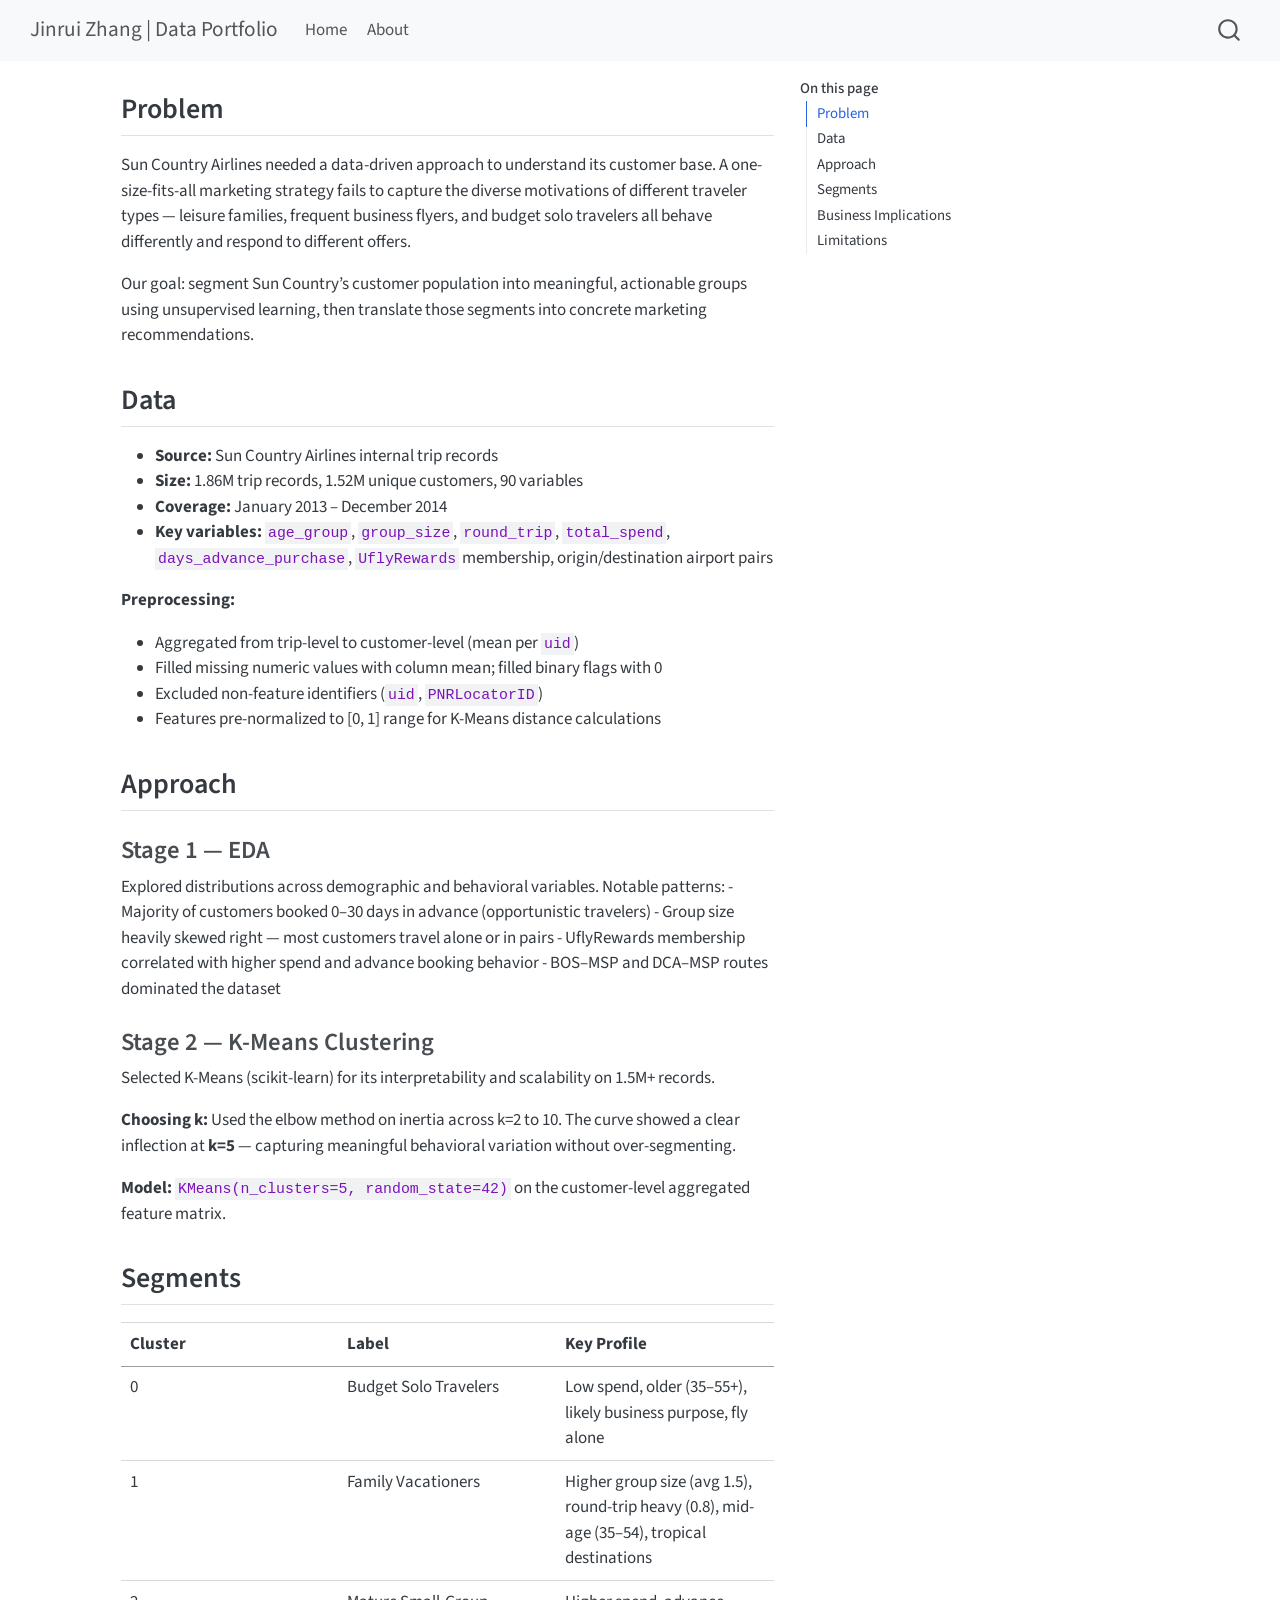
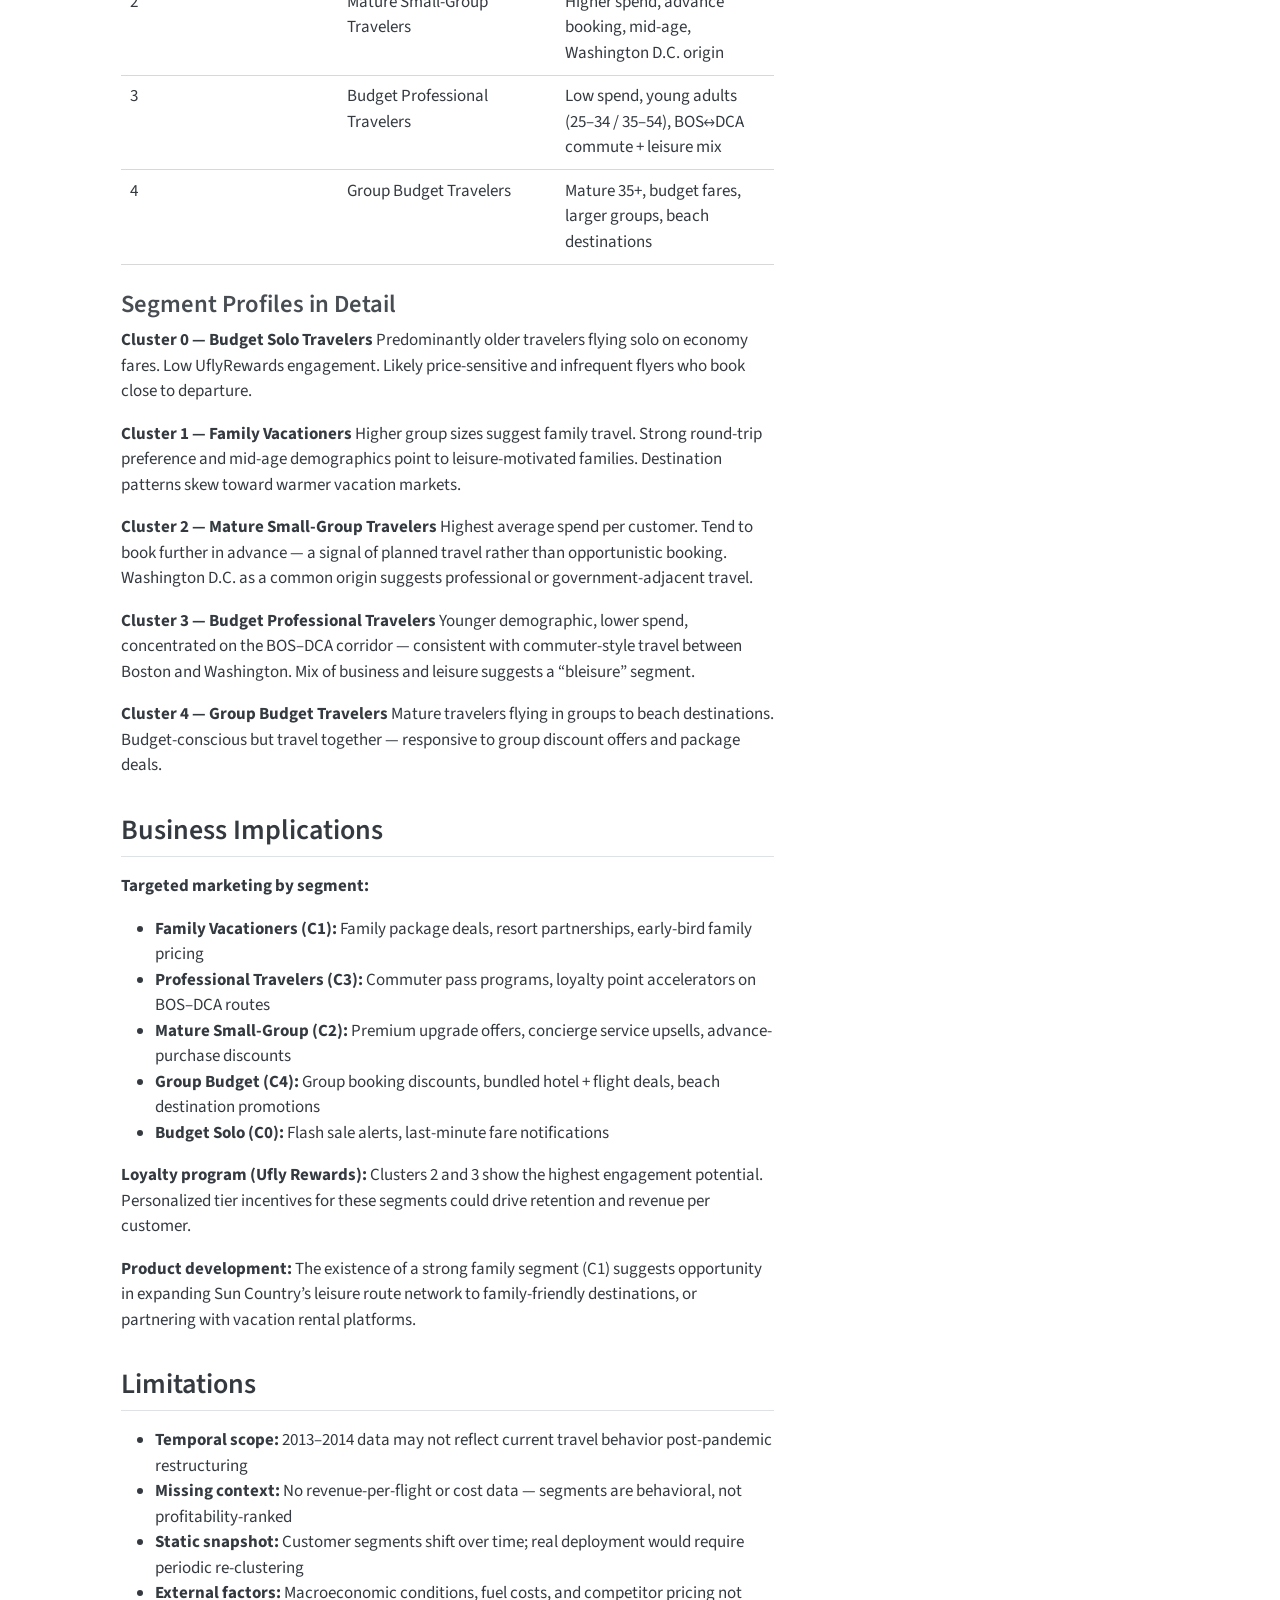
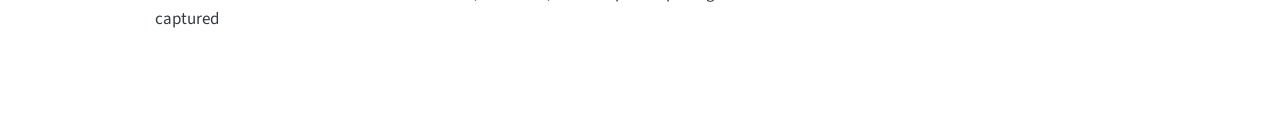
<file: uci-projects-portfolio/BANA-200/sun-country-segmentation/index.html>
<!DOCTYPE html>
<html xmlns="http://www.w3.org/1999/xhtml" lang="en" xml:lang="en"><head>

<meta charset="utf-8">
<meta name="generator" content="quarto-1.9.38">

<meta name="viewport" content="width=device-width, initial-scale=1.0, user-scalable=yes">

<meta name="author" content="Jinrui Zhang">
<meta name="dcterms.date" content="2025-09-02">
<meta name="description" content="Applied K-Means clustering (k=5) to 1.86M trip records from Sun Country Airlines to identify five distinct customer segments and develop targeted marketing strategies.">

<title>Sun Country Airlines Customer Segmentation – Jinrui Zhang | Data Portfolio</title>
<style>
/* Default styles provided by pandoc.
** See https://pandoc.org/MANUAL.html#variables-for-html for config info.
*/
code{white-space: pre-wrap;}
span.smallcaps{font-variant: small-caps;}
div.columns{display: flex; gap: min(4vw, 1.5em);}
div.column{flex: auto; overflow-x: auto;}
div.hanging-indent{margin-left: 1.5em; text-indent: -1.5em;}
ul.task-list{list-style: none;}
ul.task-list li input[type="checkbox"] {
  width: 0.8em;
  margin: 0 0.8em 0.2em -1em; /* quarto-specific, see https://github.com/quarto-dev/quarto-cli/issues/4556 */ 
  vertical-align: middle;
}
</style>


<script src="../../../site_libs/quarto-nav/quarto-nav.js"></script>
<script src="../../../site_libs/quarto-nav/headroom.min.js"></script>
<script src="../../../site_libs/clipboard/clipboard.min.js"></script>
<script src="../../../site_libs/quarto-search/autocomplete.umd.js"></script>
<script src="../../../site_libs/quarto-search/fuse.min.js"></script>
<script src="../../../site_libs/quarto-search/quarto-search.js"></script>
<meta name="quarto:offset" content="../../../">
<script src="../../../site_libs/quarto-html/quarto.js" type="module"></script>
<script src="../../../site_libs/quarto-html/tabsets/tabsets.js" type="module"></script>
<script src="../../../site_libs/quarto-html/popper.min.js"></script>
<script src="../../../site_libs/quarto-html/tippy.umd.min.js"></script>
<script src="../../../site_libs/quarto-html/anchor.min.js"></script>
<link href="../../../site_libs/quarto-html/tippy.css" rel="stylesheet">
<link href="../../../site_libs/quarto-html/quarto-syntax-highlighting-15634bcf2e68342d4ad2dfa704d543f6.css" rel="stylesheet" id="quarto-text-highlighting-styles">
<script src="../../../site_libs/bootstrap/bootstrap.min.js"></script>
<link href="../../../site_libs/bootstrap/bootstrap-icons.css" rel="stylesheet">
<link href="../../../site_libs/bootstrap/bootstrap-94b323657c735dfe3b1bf6ebb2c33a55.min.css" rel="stylesheet" append-hash="true" id="quarto-bootstrap" data-mode="light">
<script id="quarto-search-options" type="application/json">{
  "location": "navbar",
  "copy-button": false,
  "collapse-after": 3,
  "panel-placement": "end",
  "type": "overlay",
  "limit": 50,
  "keyboard-shortcut": [
    "f",
    "/",
    "s"
  ],
  "show-item-context": false,
  "language": {
    "search-no-results-text": "No results",
    "search-matching-documents-text": "matching documents",
    "search-copy-link-title": "Copy link to search",
    "search-hide-matches-text": "Hide additional matches",
    "search-more-match-text": "more match in this document",
    "search-more-matches-text": "more matches in this document",
    "search-clear-button-title": "Clear",
    "search-text-placeholder": "",
    "search-detached-cancel-button-title": "Cancel",
    "search-submit-button-title": "Submit",
    "search-label": "Search"
  }
}</script>


<link rel="stylesheet" href="../../../styles.css">
</head>

<body class="nav-fixed quarto-light">

<div id="quarto-search-results"></div>
  <header id="quarto-header" class="headroom fixed-top">
    <nav class="navbar navbar-expand-lg " data-bs-theme="dark">
      <div class="navbar-container container-fluid">
      <div class="navbar-brand-container mx-auto">
    <a class="navbar-brand" href="../../../index.html">
    <span class="navbar-title">Jinrui Zhang | Data Portfolio</span>
    </a>
  </div>
            <div id="quarto-search" class="" title="Search"></div>
          <button class="navbar-toggler" type="button" data-bs-toggle="collapse" data-bs-target="#navbarCollapse" aria-controls="navbarCollapse" role="menu" aria-expanded="false" aria-label="Toggle navigation" onclick="if (window.quartoToggleHeadroom) { window.quartoToggleHeadroom(); }">
  <span class="navbar-toggler-icon"></span>
</button>
          <div class="collapse navbar-collapse" id="navbarCollapse">
            <ul class="navbar-nav navbar-nav-scroll me-auto">
  <li class="nav-item">
    <a class="nav-link" href="../../../index.html"> 
<span class="menu-text">Home</span></a>
  </li>  
  <li class="nav-item">
    <a class="nav-link" href="../../../about.html"> 
<span class="menu-text">About</span></a>
  </li>  
</ul>
          </div> <!-- /navcollapse -->
            <div class="quarto-navbar-tools">
</div>
      </div> <!-- /container-fluid -->
    </nav>
</header>
<!-- content -->
<div id="quarto-content" class="quarto-container page-columns page-rows-contents page-layout-article page-navbar">
<!-- sidebar -->
<!-- margin-sidebar -->
    <div id="quarto-margin-sidebar" class="sidebar margin-sidebar">
        <nav id="TOC" role="doc-toc" class="toc-active">
    <h2 id="toc-title">On this page</h2>
   
  <ul>
  <li><a href="#problem" id="toc-problem" class="nav-link active" data-scroll-target="#problem">Problem</a></li>
  <li><a href="#data" id="toc-data" class="nav-link" data-scroll-target="#data">Data</a></li>
  <li><a href="#approach" id="toc-approach" class="nav-link" data-scroll-target="#approach">Approach</a>
  <ul class="collapse">
  <li><a href="#stage-1-eda" id="toc-stage-1-eda" class="nav-link" data-scroll-target="#stage-1-eda">Stage 1 — EDA</a></li>
  <li><a href="#stage-2-k-means-clustering" id="toc-stage-2-k-means-clustering" class="nav-link" data-scroll-target="#stage-2-k-means-clustering">Stage 2 — K-Means Clustering</a></li>
  </ul></li>
  <li><a href="#segments" id="toc-segments" class="nav-link" data-scroll-target="#segments">Segments</a>
  <ul class="collapse">
  <li><a href="#segment-profiles-in-detail" id="toc-segment-profiles-in-detail" class="nav-link" data-scroll-target="#segment-profiles-in-detail">Segment Profiles in Detail</a></li>
  </ul></li>
  <li><a href="#business-implications" id="toc-business-implications" class="nav-link" data-scroll-target="#business-implications">Business Implications</a></li>
  <li><a href="#limitations" id="toc-limitations" class="nav-link" data-scroll-target="#limitations">Limitations</a></li>
  </ul>
</nav>
    </div>
<!-- main -->
<main class="content" id="quarto-document-content">

<header id="title-block-header" class="quarto-title-block default">
<div class="quarto-title">
<h1 class="title">Sun Country Airlines Customer Segmentation</h1>
  <div class="quarto-categories">
    <div class="quarto-category">clustering</div>
    <div class="quarto-category">python</div>
    <div class="quarto-category">k-means</div>
    <div class="quarto-category">customer-segmentation</div>
    <div class="quarto-category">EDA</div>
  </div>
  </div>

<div>
  <div class="description">
    Applied K-Means clustering (k=5) to 1.86M trip records from Sun Country Airlines to identify five distinct customer segments and develop targeted marketing strategies.
  </div>
</div>


<div class="quarto-title-meta">

    <div>
    <div class="quarto-title-meta-heading">Author</div>
    <div class="quarto-title-meta-contents">
             <p>Jinrui Zhang </p>
          </div>
  </div>
    
    <div>
    <div class="quarto-title-meta-heading">Published</div>
    <div class="quarto-title-meta-contents">
      <p class="date">September 2, 2025</p>
    </div>
  </div>
  
    
  </div>
  


</header>


<section id="problem" class="level2">
<h2 class="anchored" data-anchor-id="problem">Problem</h2>
<p>Sun Country Airlines needed a data-driven approach to understand its customer base. A one-size-fits-all marketing strategy fails to capture the diverse motivations of different traveler types — leisure families, frequent business flyers, and budget solo travelers all behave differently and respond to different offers.</p>
<p>Our goal: segment Sun Country’s customer population into meaningful, actionable groups using unsupervised learning, then translate those segments into concrete marketing recommendations.</p>
</section>
<section id="data" class="level2">
<h2 class="anchored" data-anchor-id="data">Data</h2>
<ul>
<li><strong>Source:</strong> Sun Country Airlines internal trip records</li>
<li><strong>Size:</strong> 1.86M trip records, 1.52M unique customers, 90 variables</li>
<li><strong>Coverage:</strong> January 2013 – December 2014</li>
<li><strong>Key variables:</strong> <code>age_group</code>, <code>group_size</code>, <code>round_trip</code>, <code>total_spend</code>, <code>days_advance_purchase</code>, <code>UflyRewards</code> membership, origin/destination airport pairs</li>
</ul>
<p><strong>Preprocessing:</strong></p>
<ul>
<li>Aggregated from trip-level to customer-level (mean per <code>uid</code>)</li>
<li>Filled missing numeric values with column mean; filled binary flags with 0</li>
<li>Excluded non-feature identifiers (<code>uid</code>, <code>PNRLocatorID</code>)</li>
<li>Features pre-normalized to [0, 1] range for K-Means distance calculations</li>
</ul>
</section>
<section id="approach" class="level2">
<h2 class="anchored" data-anchor-id="approach">Approach</h2>
<section id="stage-1-eda" class="level3">
<h3 class="anchored" data-anchor-id="stage-1-eda">Stage 1 — EDA</h3>
<p>Explored distributions across demographic and behavioral variables. Notable patterns: - Majority of customers booked 0–30 days in advance (opportunistic travelers) - Group size heavily skewed right — most customers travel alone or in pairs - UflyRewards membership correlated with higher spend and advance booking behavior - BOS–MSP and DCA–MSP routes dominated the dataset</p>
</section>
<section id="stage-2-k-means-clustering" class="level3">
<h3 class="anchored" data-anchor-id="stage-2-k-means-clustering">Stage 2 — K-Means Clustering</h3>
<p>Selected K-Means (scikit-learn) for its interpretability and scalability on 1.5M+ records.</p>
<p><strong>Choosing k:</strong> Used the elbow method on inertia across k=2 to 10. The curve showed a clear inflection at <strong>k=5</strong> — capturing meaningful behavioral variation without over-segmenting.</p>
<p><strong>Model:</strong> <code>KMeans(n_clusters=5, random_state=42)</code> on the customer-level aggregated feature matrix.</p>
</section>
</section>
<section id="segments" class="level2">
<h2 class="anchored" data-anchor-id="segments">Segments</h2>
<table class="caption-top table">
<colgroup>
<col style="width: 33%">
<col style="width: 33%">
<col style="width: 33%">
</colgroup>
<thead>
<tr class="header">
<th>Cluster</th>
<th>Label</th>
<th>Key Profile</th>
</tr>
</thead>
<tbody>
<tr class="odd">
<td>0</td>
<td>Budget Solo Travelers</td>
<td>Low spend, older (35–55+), likely business purpose, fly alone</td>
</tr>
<tr class="even">
<td>1</td>
<td>Family Vacationers</td>
<td>Higher group size (avg 1.5), round-trip heavy (0.8), mid-age (35–54), tropical destinations</td>
</tr>
<tr class="odd">
<td>2</td>
<td>Mature Small-Group Travelers</td>
<td>Higher spend, advance booking, mid-age, Washington D.C. origin</td>
</tr>
<tr class="even">
<td>3</td>
<td>Budget Professional Travelers</td>
<td>Low spend, young adults (25–34 / 35–54), BOS↔︎DCA commute + leisure mix</td>
</tr>
<tr class="odd">
<td>4</td>
<td>Group Budget Travelers</td>
<td>Mature 35+, budget fares, larger groups, beach destinations</td>
</tr>
</tbody>
</table>
<section id="segment-profiles-in-detail" class="level3">
<h3 class="anchored" data-anchor-id="segment-profiles-in-detail">Segment Profiles in Detail</h3>
<p><strong>Cluster 0 — Budget Solo Travelers</strong> Predominantly older travelers flying solo on economy fares. Low UflyRewards engagement. Likely price-sensitive and infrequent flyers who book close to departure.</p>
<p><strong>Cluster 1 — Family Vacationers</strong> Higher group sizes suggest family travel. Strong round-trip preference and mid-age demographics point to leisure-motivated families. Destination patterns skew toward warmer vacation markets.</p>
<p><strong>Cluster 2 — Mature Small-Group Travelers</strong> Highest average spend per customer. Tend to book further in advance — a signal of planned travel rather than opportunistic booking. Washington D.C. as a common origin suggests professional or government-adjacent travel.</p>
<p><strong>Cluster 3 — Budget Professional Travelers</strong> Younger demographic, lower spend, concentrated on the BOS–DCA corridor — consistent with commuter-style travel between Boston and Washington. Mix of business and leisure suggests a “bleisure” segment.</p>
<p><strong>Cluster 4 — Group Budget Travelers</strong> Mature travelers flying in groups to beach destinations. Budget-conscious but travel together — responsive to group discount offers and package deals.</p>
</section>
</section>
<section id="business-implications" class="level2">
<h2 class="anchored" data-anchor-id="business-implications">Business Implications</h2>
<p><strong>Targeted marketing by segment:</strong></p>
<ul>
<li><strong>Family Vacationers (C1):</strong> Family package deals, resort partnerships, early-bird family pricing</li>
<li><strong>Professional Travelers (C3):</strong> Commuter pass programs, loyalty point accelerators on BOS–DCA routes</li>
<li><strong>Mature Small-Group (C2):</strong> Premium upgrade offers, concierge service upsells, advance-purchase discounts</li>
<li><strong>Group Budget (C4):</strong> Group booking discounts, bundled hotel + flight deals, beach destination promotions</li>
<li><strong>Budget Solo (C0):</strong> Flash sale alerts, last-minute fare notifications</li>
</ul>
<p><strong>Loyalty program (Ufly Rewards):</strong> Clusters 2 and 3 show the highest engagement potential. Personalized tier incentives for these segments could drive retention and revenue per customer.</p>
<p><strong>Product development:</strong> The existence of a strong family segment (C1) suggests opportunity in expanding Sun Country’s leisure route network to family-friendly destinations, or partnering with vacation rental platforms.</p>
</section>
<section id="limitations" class="level2">
<h2 class="anchored" data-anchor-id="limitations">Limitations</h2>
<ul>
<li><strong>Temporal scope:</strong> 2013–2014 data may not reflect current travel behavior post-pandemic restructuring</li>
<li><strong>Missing context:</strong> No revenue-per-flight or cost data — segments are behavioral, not profitability-ranked</li>
<li><strong>Static snapshot:</strong> Customer segments shift over time; real deployment would require periodic re-clustering</li>
<li><strong>External factors:</strong> Macroeconomic conditions, fuel costs, and competitor pricing not captured</li>
</ul>


</section>

</main> <!-- /main -->
<script id="quarto-html-after-body" type="application/javascript">
  window.document.addEventListener("DOMContentLoaded", function (event) {
    const icon = "";
    const anchorJS = new window.AnchorJS();
    anchorJS.options = {
      placement: 'right',
      icon: icon
    };
    anchorJS.add('.anchored');
    const isCodeAnnotation = (el) => {
      for (const clz of el.classList) {
        if (clz.startsWith('code-annotation-')) {                     
          return true;
        }
      }
      return false;
    }
    const onCopySuccess = function(e) {
      // button target
      const button = e.trigger;
      // don't keep focus
      button.blur();
      // flash "checked"
      button.classList.add('code-copy-button-checked');
      var currentTitle = button.getAttribute("title");
      button.setAttribute("title", "Copied!");
      let tooltip;
      if (window.bootstrap) {
        button.setAttribute("data-bs-toggle", "tooltip");
        button.setAttribute("data-bs-placement", "left");
        button.setAttribute("data-bs-title", "Copied!");
        tooltip = new bootstrap.Tooltip(button, 
          { trigger: "manual", 
            customClass: "code-copy-button-tooltip",
            offset: [0, -8]});
        tooltip.show();    
      }
      setTimeout(function() {
        if (tooltip) {
          tooltip.hide();
          button.removeAttribute("data-bs-title");
          button.removeAttribute("data-bs-toggle");
          button.removeAttribute("data-bs-placement");
        }
        button.setAttribute("title", currentTitle);
        button.classList.remove('code-copy-button-checked');
      }, 1000);
      // clear code selection
      e.clearSelection();
    }
    const getTextToCopy = function(trigger) {
      const outerScaffold = trigger.parentElement.cloneNode(true);
      const codeEl = outerScaffold.querySelector('code');
      for (const childEl of codeEl.children) {
        if (isCodeAnnotation(childEl)) {
          childEl.remove();
        }
      }
      return codeEl.innerText;
    }
    const clipboard = new window.ClipboardJS('.code-copy-button:not([data-in-quarto-modal])', {
      text: getTextToCopy
    });
    clipboard.on('success', onCopySuccess);
    if (window.document.getElementById('quarto-embedded-source-code-modal')) {
      const clipboardModal = new window.ClipboardJS('.code-copy-button[data-in-quarto-modal]', {
        text: getTextToCopy,
        container: window.document.getElementById('quarto-embedded-source-code-modal')
      });
      clipboardModal.on('success', onCopySuccess);
    }
      var localhostRegex = new RegExp(/^(?:http|https):\/\/localhost\:?[0-9]*\//);
      var mailtoRegex = new RegExp(/^mailto:/);
        var filterRegex = new RegExp('/' + window.location.host + '/');
      var isInternal = (href) => {
          return filterRegex.test(href) || localhostRegex.test(href) || mailtoRegex.test(href);
      }
      // Inspect non-navigation links and adorn them if external
     var links = window.document.querySelectorAll('a[href]:not(.nav-link):not(.navbar-brand):not(.toc-action):not(.sidebar-link):not(.sidebar-item-toggle):not(.pagination-link):not(.no-external):not([aria-hidden]):not(.dropdown-item):not(.quarto-navigation-tool):not(.about-link)');
      for (var i=0; i<links.length; i++) {
        const link = links[i];
        if (!isInternal(link.href)) {
          // undo the damage that might have been done by quarto-nav.js in the case of
          // links that we want to consider external
          if (link.dataset.originalHref !== undefined) {
            link.href = link.dataset.originalHref;
          }
        }
      }
    function tippyHover(el, contentFn, onTriggerFn, onUntriggerFn) {
      const config = {
        allowHTML: true,
        maxWidth: 500,
        delay: 100,
        arrow: false,
        appendTo: function(el) {
            return el.parentElement;
        },
        interactive: true,
        interactiveBorder: 10,
        theme: 'quarto',
        placement: 'bottom-start',
      };
      if (contentFn) {
        config.content = contentFn;
      }
      if (onTriggerFn) {
        config.onTrigger = onTriggerFn;
      }
      if (onUntriggerFn) {
        config.onUntrigger = onUntriggerFn;
      }
      window.tippy(el, config); 
    }
    const noterefs = window.document.querySelectorAll('a[role="doc-noteref"]');
    for (var i=0; i<noterefs.length; i++) {
      const ref = noterefs[i];
      tippyHover(ref, function() {
        // use id or data attribute instead here
        let href = ref.getAttribute('data-footnote-href') || ref.getAttribute('href');
        try { href = new URL(href).hash; } catch {}
        const id = href.replace(/^#\/?/, "");
        const note = window.document.getElementById(id);
        if (note) {
          return note.innerHTML;
        } else {
          return "";
        }
      });
    }
    const xrefs = window.document.querySelectorAll('a.quarto-xref');
    const processXRef = (id, note) => {
      // Strip column container classes
      const stripColumnClz = (el) => {
        el.classList.remove("page-full", "page-columns");
        if (el.children) {
          for (const child of el.children) {
            stripColumnClz(child);
          }
        }
      }
      stripColumnClz(note)
      if (id === null || id.startsWith('sec-')) {
        // Special case sections, only their first couple elements
        const container = document.createElement("div");
        if (note.children && note.children.length > 2) {
          container.appendChild(note.children[0].cloneNode(true));
          for (let i = 1; i < note.children.length; i++) {
            const child = note.children[i];
            if (child.tagName === "P" && child.innerText === "") {
              continue;
            } else {
              container.appendChild(child.cloneNode(true));
              break;
            }
          }
          if (window.Quarto?.typesetMath) {
            window.Quarto.typesetMath(container);
          }
          return container.innerHTML
        } else {
          if (window.Quarto?.typesetMath) {
            window.Quarto.typesetMath(note);
          }
          return note.innerHTML;
        }
      } else {
        // Remove any anchor links if they are present
        const anchorLink = note.querySelector('a.anchorjs-link');
        if (anchorLink) {
          anchorLink.remove();
        }
        if (window.Quarto?.typesetMath) {
          window.Quarto.typesetMath(note);
        }
        if (note.classList.contains("callout")) {
          return note.outerHTML;
        } else {
          return note.innerHTML;
        }
      }
    }
    for (var i=0; i<xrefs.length; i++) {
      const xref = xrefs[i];
      tippyHover(xref, undefined, function(instance) {
        instance.disable();
        let url = xref.getAttribute('href');
        let hash = undefined; 
        if (url.startsWith('#')) {
          hash = url;
        } else {
          try { hash = new URL(url).hash; } catch {}
        }
        if (hash) {
          const id = hash.replace(/^#\/?/, "");
          const note = window.document.getElementById(id);
          if (note !== null) {
            try {
              const html = processXRef(id, note.cloneNode(true));
              instance.setContent(html);
            } finally {
              instance.enable();
              instance.show();
            }
          } else {
            // See if we can fetch this
            fetch(url.split('#')[0])
            .then(res => res.text())
            .then(html => {
              const parser = new DOMParser();
              const htmlDoc = parser.parseFromString(html, "text/html");
              const note = htmlDoc.getElementById(id);
              if (note !== null) {
                const html = processXRef(id, note);
                instance.setContent(html);
              } 
            }).finally(() => {
              instance.enable();
              instance.show();
            });
          }
        } else {
          // See if we can fetch a full url (with no hash to target)
          // This is a special case and we should probably do some content thinning / targeting
          fetch(url)
          .then(res => res.text())
          .then(html => {
            const parser = new DOMParser();
            const htmlDoc = parser.parseFromString(html, "text/html");
            const note = htmlDoc.querySelector('main.content');
            if (note !== null) {
              // This should only happen for chapter cross references
              // (since there is no id in the URL)
              // remove the first header
              if (note.children.length > 0 && note.children[0].tagName === "HEADER") {
                note.children[0].remove();
              }
              const html = processXRef(null, note);
              instance.setContent(html);
            } 
          }).finally(() => {
            instance.enable();
            instance.show();
          });
        }
      }, function(instance) {
      });
    }
        let selectedAnnoteEl;
        const selectorForAnnotation = ( cell, annotation) => {
          let cellAttr = 'data-code-cell="' + cell + '"';
          let lineAttr = 'data-code-annotation="' +  annotation + '"';
          const selector = 'span[' + cellAttr + '][' + lineAttr + ']';
          return selector;
        }
        const selectCodeLines = (annoteEl) => {
          const doc = window.document;
          const targetCell = annoteEl.getAttribute("data-target-cell");
          const targetAnnotation = annoteEl.getAttribute("data-target-annotation");
          const annoteSpan = window.document.querySelector(selectorForAnnotation(targetCell, targetAnnotation));
          const lines = annoteSpan.getAttribute("data-code-lines").split(",");
          const lineIds = lines.map((line) => {
            return targetCell + "-" + line;
          })
          let top = null;
          let height = null;
          let parent = null;
          if (lineIds.length > 0) {
              //compute the position of the single el (top and bottom and make a div)
              const el = window.document.getElementById(lineIds[0]);
              top = el.offsetTop;
              height = el.offsetHeight;
              parent = el.parentElement.parentElement;
            if (lineIds.length > 1) {
              const lastEl = window.document.getElementById(lineIds[lineIds.length - 1]);
              const bottom = lastEl.offsetTop + lastEl.offsetHeight;
              height = bottom - top;
            }
            if (top !== null && height !== null && parent !== null) {
              // cook up a div (if necessary) and position it 
              let div = window.document.getElementById("code-annotation-line-highlight");
              if (div === null) {
                div = window.document.createElement("div");
                div.setAttribute("id", "code-annotation-line-highlight");
                div.style.position = 'absolute';
                parent.appendChild(div);
              }
              div.style.top = top - 2 + "px";
              div.style.height = height + 4 + "px";
              div.style.left = 0;
              let gutterDiv = window.document.getElementById("code-annotation-line-highlight-gutter");
              if (gutterDiv === null) {
                gutterDiv = window.document.createElement("div");
                gutterDiv.setAttribute("id", "code-annotation-line-highlight-gutter");
                gutterDiv.style.position = 'absolute';
                const codeCell = window.document.getElementById(targetCell);
                const gutter = codeCell.querySelector('.code-annotation-gutter');
                gutter.appendChild(gutterDiv);
              }
              gutterDiv.style.top = top - 2 + "px";
              gutterDiv.style.height = height + 4 + "px";
            }
            selectedAnnoteEl = annoteEl;
          }
        };
        const unselectCodeLines = () => {
          const elementsIds = ["code-annotation-line-highlight", "code-annotation-line-highlight-gutter"];
          elementsIds.forEach((elId) => {
            const div = window.document.getElementById(elId);
            if (div) {
              div.remove();
            }
          });
          selectedAnnoteEl = undefined;
        };
          // Handle positioning of the toggle
      window.addEventListener(
        "resize",
        throttle(() => {
          elRect = undefined;
          if (selectedAnnoteEl) {
            selectCodeLines(selectedAnnoteEl);
          }
        }, 10)
      );
      function throttle(fn, ms) {
      let throttle = false;
      let timer;
        return (...args) => {
          if(!throttle) { // first call gets through
              fn.apply(this, args);
              throttle = true;
          } else { // all the others get throttled
              if(timer) clearTimeout(timer); // cancel #2
              timer = setTimeout(() => {
                fn.apply(this, args);
                timer = throttle = false;
              }, ms);
          }
        };
      }
        // Attach click handler to the DT
        const annoteDls = window.document.querySelectorAll('dt[data-target-cell]');
        for (const annoteDlNode of annoteDls) {
          annoteDlNode.addEventListener('click', (event) => {
            const clickedEl = event.target;
            if (clickedEl !== selectedAnnoteEl) {
              unselectCodeLines();
              const activeEl = window.document.querySelector('dt[data-target-cell].code-annotation-active');
              if (activeEl) {
                activeEl.classList.remove('code-annotation-active');
              }
              selectCodeLines(clickedEl);
              clickedEl.classList.add('code-annotation-active');
            } else {
              // Unselect the line
              unselectCodeLines();
              clickedEl.classList.remove('code-annotation-active');
            }
          });
        }
    const findCites = (el) => {
      const parentEl = el.parentElement;
      if (parentEl) {
        const cites = parentEl.dataset.cites;
        if (cites) {
          return {
            el,
            cites: cites.split(' ')
          };
        } else {
          return findCites(el.parentElement)
        }
      } else {
        return undefined;
      }
    };
    var bibliorefs = window.document.querySelectorAll('a[role="doc-biblioref"]');
    for (var i=0; i<bibliorefs.length; i++) {
      const ref = bibliorefs[i];
      const citeInfo = findCites(ref);
      if (citeInfo) {
        tippyHover(citeInfo.el, function() {
          var popup = window.document.createElement('div');
          citeInfo.cites.forEach(function(cite) {
            var citeDiv = window.document.createElement('div');
            citeDiv.classList.add('hanging-indent');
            citeDiv.classList.add('csl-entry');
            var biblioDiv = window.document.getElementById('ref-' + cite);
            if (biblioDiv) {
              citeDiv.innerHTML = biblioDiv.innerHTML;
            }
            popup.appendChild(citeDiv);
          });
          return popup.innerHTML;
        });
      }
    }
  });
  </script>
</div> <!-- /content -->




</body></html>
</file>
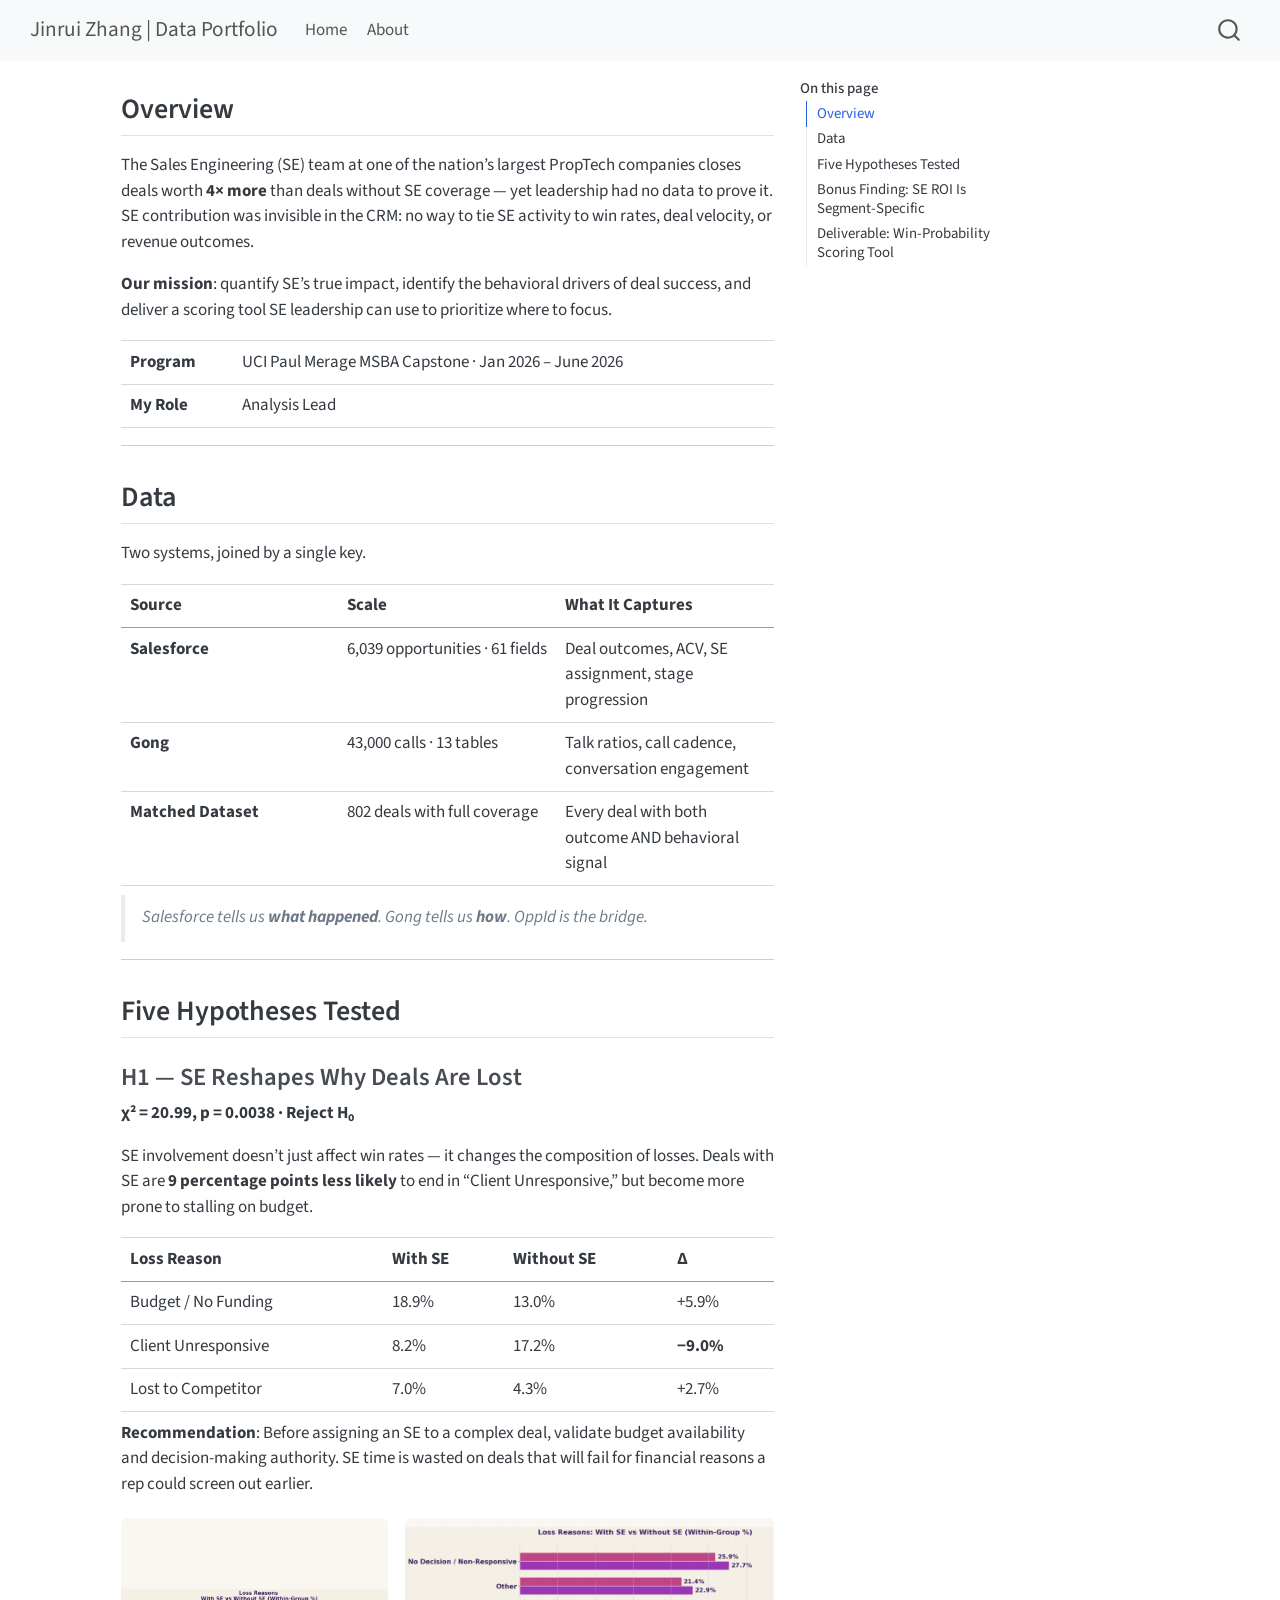
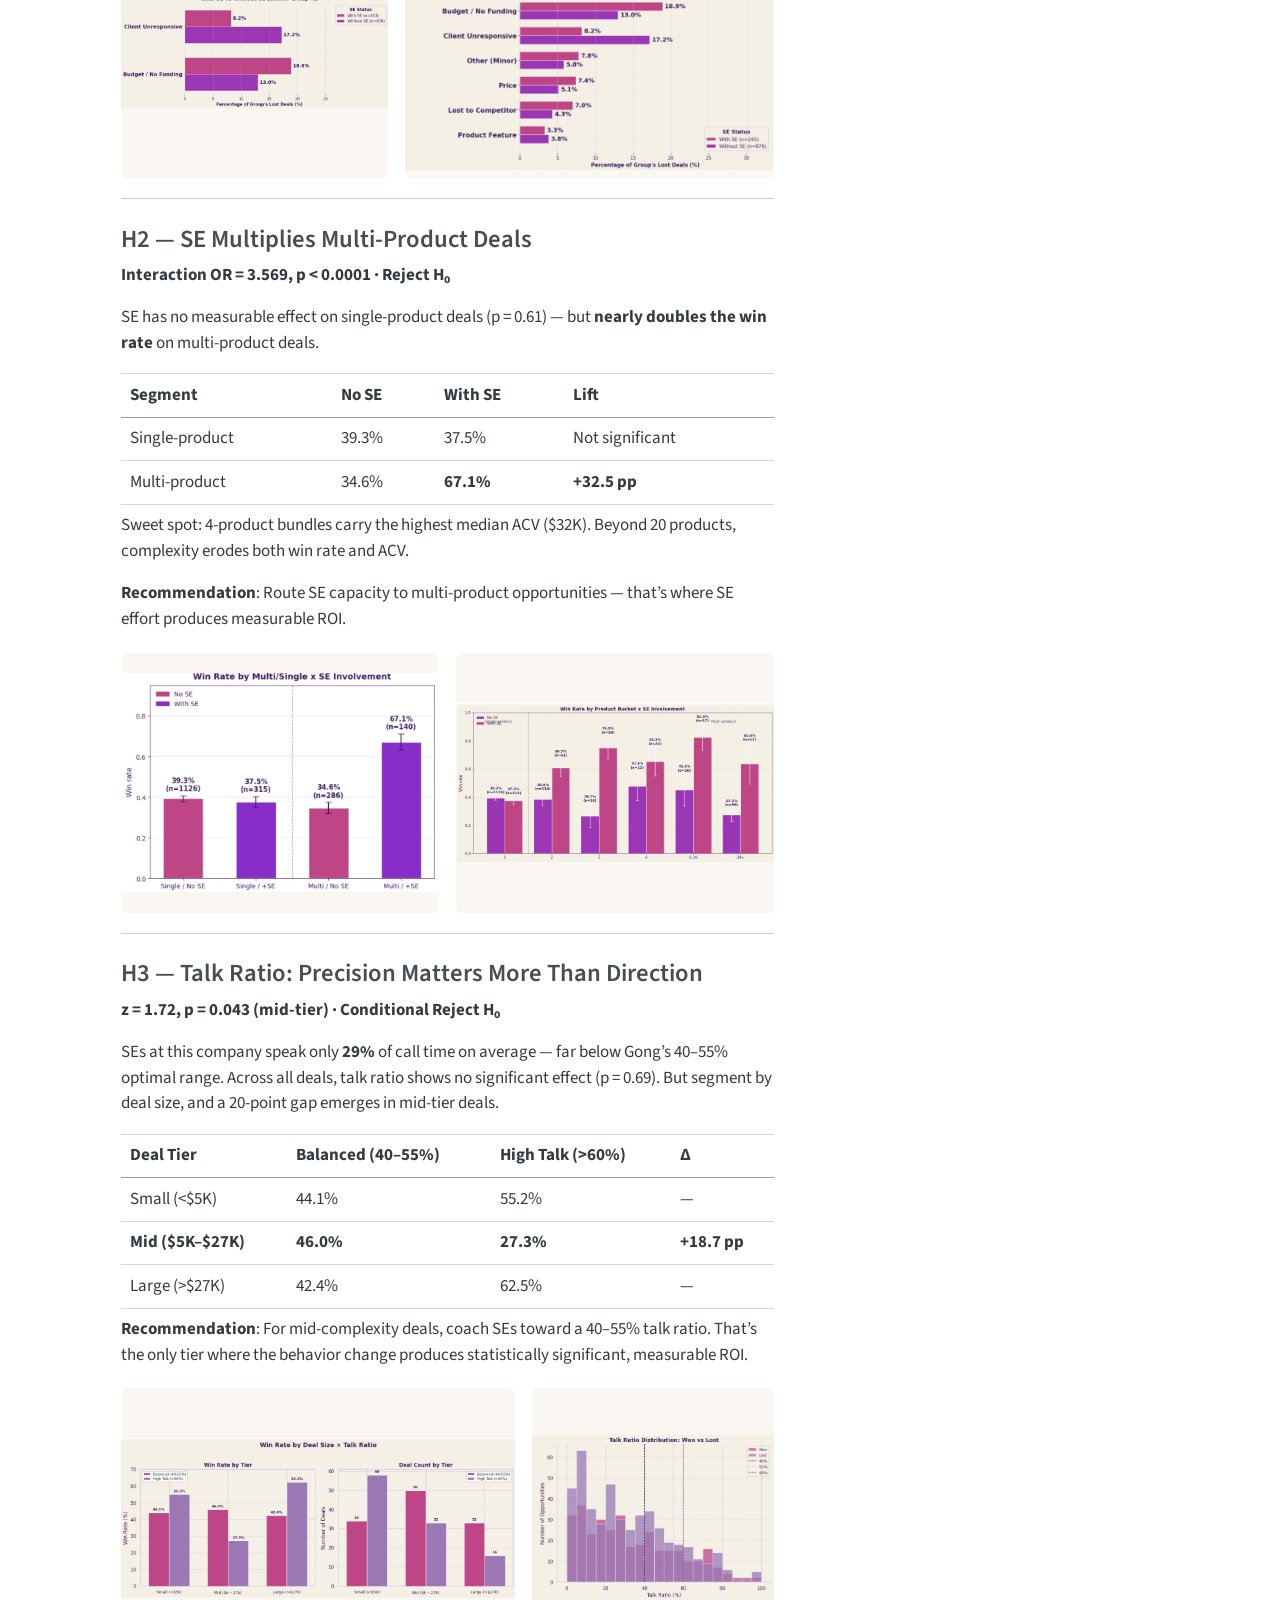
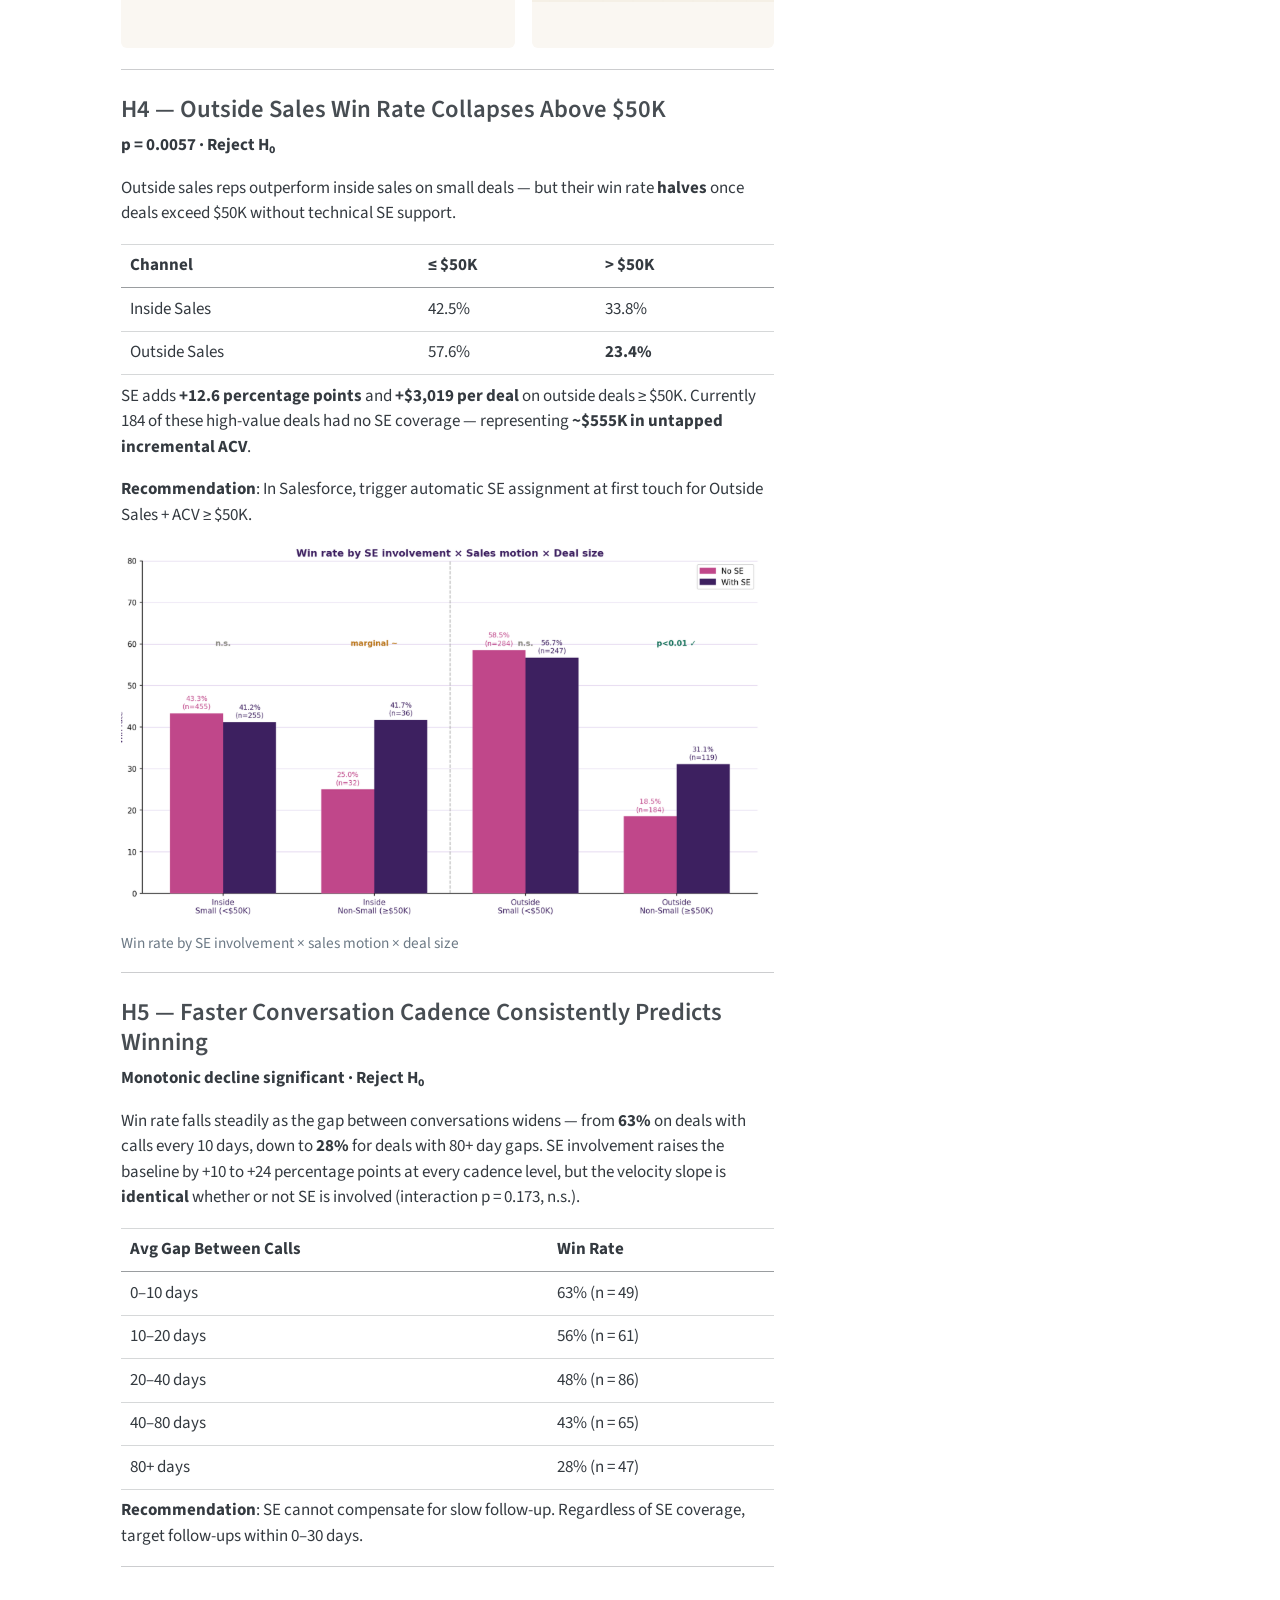
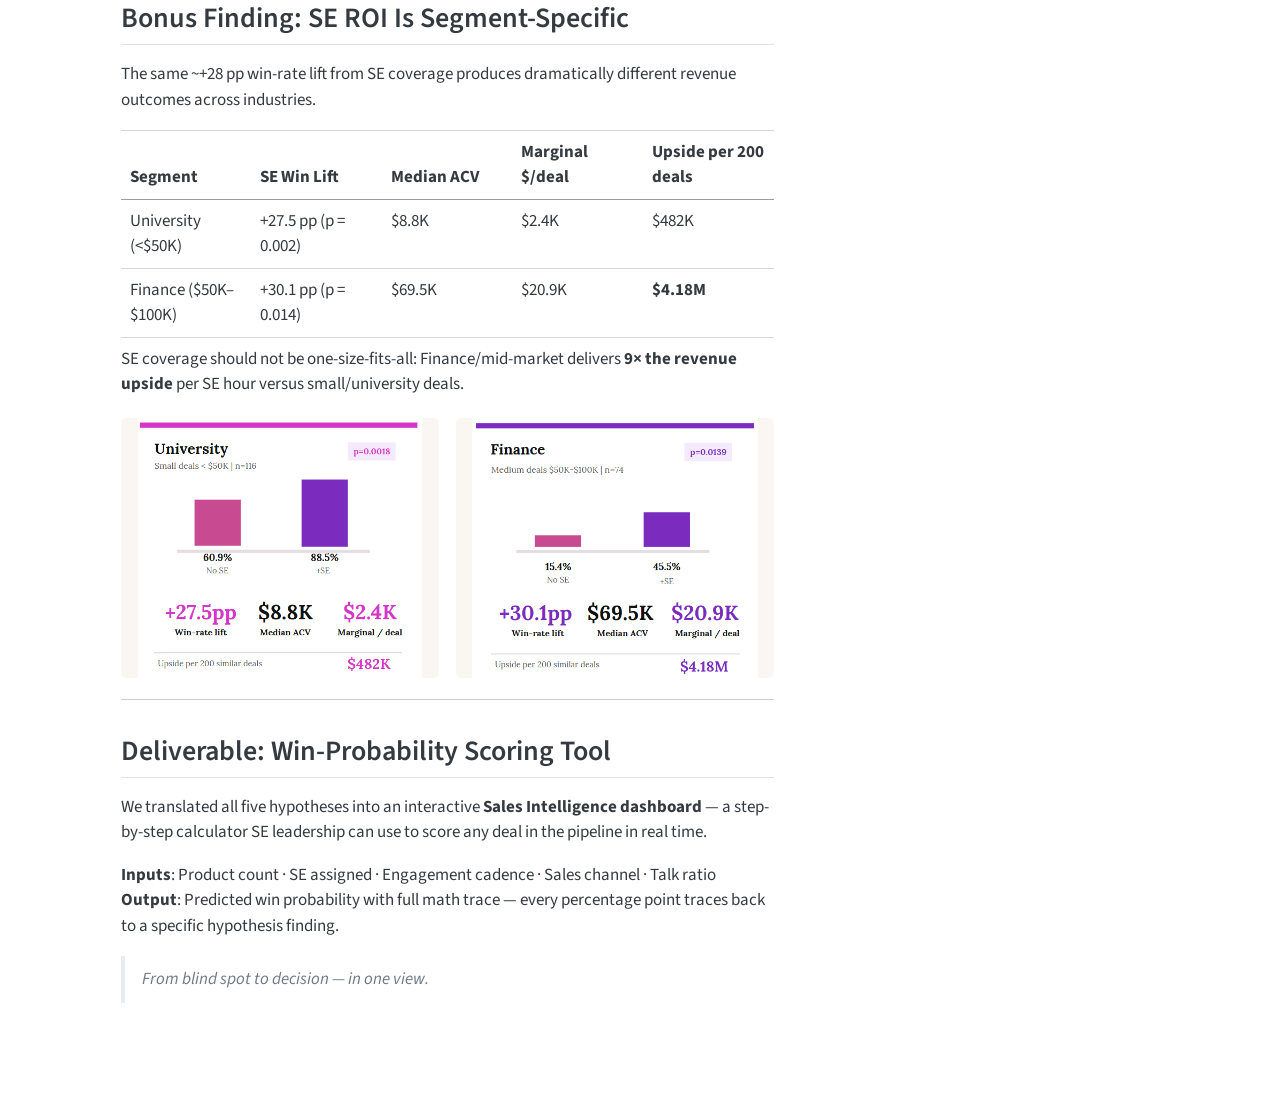
<file: uci-projects-portfolio/capstone/cotality-se-performance/index.html>
<!DOCTYPE html>
<html xmlns="http://www.w3.org/1999/xhtml" lang="en" xml:lang="en"><head>

<meta charset="utf-8">
<meta name="generator" content="quarto-1.9.38">

<meta name="viewport" content="width=device-width, initial-scale=1.0, user-scalable=yes">

<meta name="author" content="Jinrui Zhang">
<meta name="dcterms.date" content="2026-05-15">
<meta name="description" content="MSBA Capstone with one of the nation’s largest PropTech companies — matched 43K Gong conversation recordings to 6,039 Salesforce CRM opportunities to uncover what drives Sales Engineering deal success. Integrated semi-structured call data with structured CRM records, then applied chi-square tests, z-tests, and logistic regression to 5 behavioral hypotheses. Key findings: multi-product SE engagement lifts win rate 34.6% → 67.1% (+32pp); outside-sales SE coverage gap >$50K represents ~$555K untapped opportunity; balanced SE talk ratio (40–55%) predicts wins only in mid-tier $5K–$27K deals. Delivered a win-probability scoring dashboard for SE leadership to prioritize high-opportunity accounts.">

<title>Maximizing Sales Engineering Performance – Jinrui Zhang | Data Portfolio</title>
<style>
/* Default styles provided by pandoc.
** See https://pandoc.org/MANUAL.html#variables-for-html for config info.
*/
code{white-space: pre-wrap;}
span.smallcaps{font-variant: small-caps;}
div.columns{display: flex; gap: min(4vw, 1.5em);}
div.column{flex: auto; overflow-x: auto;}
div.hanging-indent{margin-left: 1.5em; text-indent: -1.5em;}
ul.task-list{list-style: none;}
ul.task-list li input[type="checkbox"] {
  width: 0.8em;
  margin: 0 0.8em 0.2em -1em; /* quarto-specific, see https://github.com/quarto-dev/quarto-cli/issues/4556 */ 
  vertical-align: middle;
}
</style>


<script src="../../../site_libs/quarto-nav/quarto-nav.js"></script>
<script src="../../../site_libs/quarto-nav/headroom.min.js"></script>
<script src="../../../site_libs/clipboard/clipboard.min.js"></script>
<script src="../../../site_libs/quarto-search/autocomplete.umd.js"></script>
<script src="../../../site_libs/quarto-search/fuse.min.js"></script>
<script src="../../../site_libs/quarto-search/quarto-search.js"></script>
<meta name="quarto:offset" content="../../../">
<script src="../../../site_libs/quarto-html/quarto.js" type="module"></script>
<script src="../../../site_libs/quarto-html/tabsets/tabsets.js" type="module"></script>
<script src="../../../site_libs/quarto-html/popper.min.js"></script>
<script src="../../../site_libs/quarto-html/tippy.umd.min.js"></script>
<script src="../../../site_libs/quarto-html/anchor.min.js"></script>
<link href="../../../site_libs/quarto-html/tippy.css" rel="stylesheet">
<link href="../../../site_libs/quarto-html/quarto-syntax-highlighting-15634bcf2e68342d4ad2dfa704d543f6.css" rel="stylesheet" id="quarto-text-highlighting-styles">
<script src="../../../site_libs/bootstrap/bootstrap.min.js"></script>
<link href="../../../site_libs/bootstrap/bootstrap-icons.css" rel="stylesheet">
<link href="../../../site_libs/bootstrap/bootstrap-94b323657c735dfe3b1bf6ebb2c33a55.min.css" rel="stylesheet" append-hash="true" id="quarto-bootstrap" data-mode="light">
<script id="quarto-search-options" type="application/json">{
  "location": "navbar",
  "copy-button": false,
  "collapse-after": 3,
  "panel-placement": "end",
  "type": "overlay",
  "limit": 50,
  "keyboard-shortcut": [
    "f",
    "/",
    "s"
  ],
  "show-item-context": false,
  "language": {
    "search-no-results-text": "No results",
    "search-matching-documents-text": "matching documents",
    "search-copy-link-title": "Copy link to search",
    "search-hide-matches-text": "Hide additional matches",
    "search-more-match-text": "more match in this document",
    "search-more-matches-text": "more matches in this document",
    "search-clear-button-title": "Clear",
    "search-text-placeholder": "",
    "search-detached-cancel-button-title": "Cancel",
    "search-submit-button-title": "Submit",
    "search-label": "Search"
  }
}</script>


<link rel="stylesheet" href="../../../styles.css">
</head>

<body class="nav-fixed quarto-light">

<div id="quarto-search-results"></div>
  <header id="quarto-header" class="headroom fixed-top">
    <nav class="navbar navbar-expand-lg " data-bs-theme="dark">
      <div class="navbar-container container-fluid">
      <div class="navbar-brand-container mx-auto">
    <a class="navbar-brand" href="../../../index.html">
    <span class="navbar-title">Jinrui Zhang | Data Portfolio</span>
    </a>
  </div>
            <div id="quarto-search" class="" title="Search"></div>
          <button class="navbar-toggler" type="button" data-bs-toggle="collapse" data-bs-target="#navbarCollapse" aria-controls="navbarCollapse" role="menu" aria-expanded="false" aria-label="Toggle navigation" onclick="if (window.quartoToggleHeadroom) { window.quartoToggleHeadroom(); }">
  <span class="navbar-toggler-icon"></span>
</button>
          <div class="collapse navbar-collapse" id="navbarCollapse">
            <ul class="navbar-nav navbar-nav-scroll me-auto">
  <li class="nav-item">
    <a class="nav-link" href="../../../index.html"> 
<span class="menu-text">Home</span></a>
  </li>  
  <li class="nav-item">
    <a class="nav-link" href="../../../about.html"> 
<span class="menu-text">About</span></a>
  </li>  
</ul>
          </div> <!-- /navcollapse -->
            <div class="quarto-navbar-tools">
</div>
      </div> <!-- /container-fluid -->
    </nav>
</header>
<!-- content -->
<div id="quarto-content" class="quarto-container page-columns page-rows-contents page-layout-article page-navbar">
<!-- sidebar -->
<!-- margin-sidebar -->
    <div id="quarto-margin-sidebar" class="sidebar margin-sidebar">
        <nav id="TOC" role="doc-toc" class="toc-active">
    <h2 id="toc-title">On this page</h2>
   
  <ul>
  <li><a href="#overview" id="toc-overview" class="nav-link active" data-scroll-target="#overview">Overview</a></li>
  <li><a href="#data" id="toc-data" class="nav-link" data-scroll-target="#data">Data</a></li>
  <li><a href="#five-hypotheses-tested" id="toc-five-hypotheses-tested" class="nav-link" data-scroll-target="#five-hypotheses-tested">Five Hypotheses Tested</a>
  <ul class="collapse">
  <li><a href="#h1-se-reshapes-why-deals-are-lost" id="toc-h1-se-reshapes-why-deals-are-lost" class="nav-link" data-scroll-target="#h1-se-reshapes-why-deals-are-lost">H1 — SE Reshapes Why Deals Are Lost</a></li>
  <li><a href="#h2-se-multiplies-multi-product-deals" id="toc-h2-se-multiplies-multi-product-deals" class="nav-link" data-scroll-target="#h2-se-multiplies-multi-product-deals">H2 — SE Multiplies Multi-Product Deals</a></li>
  <li><a href="#h3-talk-ratio-precision-matters-more-than-direction" id="toc-h3-talk-ratio-precision-matters-more-than-direction" class="nav-link" data-scroll-target="#h3-talk-ratio-precision-matters-more-than-direction">H3 — Talk Ratio: Precision Matters More Than Direction</a></li>
  <li><a href="#h4-outside-sales-win-rate-collapses-above-50k" id="toc-h4-outside-sales-win-rate-collapses-above-50k" class="nav-link" data-scroll-target="#h4-outside-sales-win-rate-collapses-above-50k">H4 — Outside Sales Win Rate Collapses Above $50K</a></li>
  <li><a href="#h5-faster-conversation-cadence-consistently-predicts-winning" id="toc-h5-faster-conversation-cadence-consistently-predicts-winning" class="nav-link" data-scroll-target="#h5-faster-conversation-cadence-consistently-predicts-winning">H5 — Faster Conversation Cadence Consistently Predicts Winning</a></li>
  </ul></li>
  <li><a href="#bonus-finding-se-roi-is-segment-specific" id="toc-bonus-finding-se-roi-is-segment-specific" class="nav-link" data-scroll-target="#bonus-finding-se-roi-is-segment-specific">Bonus Finding: SE ROI Is Segment-Specific</a></li>
  <li><a href="#deliverable-win-probability-scoring-tool" id="toc-deliverable-win-probability-scoring-tool" class="nav-link" data-scroll-target="#deliverable-win-probability-scoring-tool">Deliverable: Win-Probability Scoring Tool</a></li>
  </ul>
</nav>
    </div>
<!-- main -->
<main class="content" id="quarto-document-content">

<header id="title-block-header" class="quarto-title-block default">
<div class="quarto-title">
<h1 class="title">Maximizing Sales Engineering Performance</h1>
  <div class="quarto-categories">
    <div class="quarto-category">Capstone</div>
    <div class="quarto-category">Hypothesis Testing</div>
    <div class="quarto-category">CRM Analytics</div>
    <div class="quarto-category">Python</div>
    <div class="quarto-category">R</div>
    <div class="quarto-category">SQL</div>
    <div class="quarto-category">Salesforce</div>
    <div class="quarto-category">Gong</div>
  </div>
  </div>

<div>
  <div class="description">
    MSBA Capstone with one of the nation’s largest PropTech companies — matched 43K Gong conversation recordings to 6,039 Salesforce CRM opportunities to uncover what drives Sales Engineering deal success. Integrated semi-structured call data with structured CRM records, then applied chi-square tests, z-tests, and logistic regression to 5 behavioral hypotheses. Key findings: multi-product SE engagement lifts win rate 34.6% → 67.1% (+32pp); outside-sales SE coverage gap &gt;$50K represents ~$555K untapped opportunity; balanced SE talk ratio (40–55%) predicts wins only in mid-tier $5K–$27K deals. Delivered a win-probability scoring dashboard for SE leadership to prioritize high-opportunity accounts.
  </div>
</div>


<div class="quarto-title-meta">

    <div>
    <div class="quarto-title-meta-heading">Author</div>
    <div class="quarto-title-meta-contents">
             <p>Jinrui Zhang </p>
          </div>
  </div>
    
    <div>
    <div class="quarto-title-meta-heading">Published</div>
    <div class="quarto-title-meta-contents">
      <p class="date">May 15, 2026</p>
    </div>
  </div>
  
    
  </div>
  


</header>


<section id="overview" class="level2">
<h2 class="anchored" data-anchor-id="overview">Overview</h2>
<p>The Sales Engineering (SE) team at one of the nation’s largest PropTech companies closes deals worth <strong>4× more</strong> than deals without SE coverage — yet leadership had no data to prove it. SE contribution was invisible in the CRM: no way to tie SE activity to win rates, deal velocity, or revenue outcomes.</p>
<p><strong>Our mission</strong>: quantify SE’s true impact, identify the behavioral drivers of deal success, and deliver a scoring tool SE leadership can use to prioritize where to focus.</p>
<table class="caption-top table">
<tbody>
<tr class="odd">
<td><strong>Program</strong></td>
<td>UCI Paul Merage MSBA Capstone · Jan 2026 – June 2026</td>
</tr>
<tr class="even">
<td><strong>My Role</strong></td>
<td>Analysis Lead</td>
</tr>
</tbody>
</table>
<hr>
</section>
<section id="data" class="level2">
<h2 class="anchored" data-anchor-id="data">Data</h2>
<p>Two systems, joined by a single key.</p>
<table class="caption-top table">
<colgroup>
<col style="width: 33%">
<col style="width: 33%">
<col style="width: 33%">
</colgroup>
<thead>
<tr class="header">
<th>Source</th>
<th>Scale</th>
<th>What It Captures</th>
</tr>
</thead>
<tbody>
<tr class="odd">
<td><strong>Salesforce</strong></td>
<td>6,039 opportunities · 61 fields</td>
<td>Deal outcomes, ACV, SE assignment, stage progression</td>
</tr>
<tr class="even">
<td><strong>Gong</strong></td>
<td>43,000 calls · 13 tables</td>
<td>Talk ratios, call cadence, conversation engagement</td>
</tr>
<tr class="odd">
<td><strong>Matched Dataset</strong></td>
<td>802 deals with full coverage</td>
<td>Every deal with both outcome AND behavioral signal</td>
</tr>
</tbody>
</table>
<blockquote class="blockquote">
<p><em>Salesforce tells us <strong>what happened</strong>. Gong tells us <strong>how</strong>. OppId is the bridge.</em></p>
</blockquote>
<hr>
</section>
<section id="five-hypotheses-tested" class="level2">
<h2 class="anchored" data-anchor-id="five-hypotheses-tested">Five Hypotheses Tested</h2>
<section id="h1-se-reshapes-why-deals-are-lost" class="level3">
<h3 class="anchored" data-anchor-id="h1-se-reshapes-why-deals-are-lost">H1 — SE Reshapes Why Deals Are Lost</h3>
<p><strong>χ² = 20.99, p = 0.0038 · Reject H₀</strong></p>
<p>SE involvement doesn’t just affect win rates — it changes the composition of losses. Deals with SE are <strong>9 percentage points less likely</strong> to end in “Client Unresponsive,” but become more prone to stalling on budget.</p>
<table class="caption-top table">
<thead>
<tr class="header">
<th>Loss Reason</th>
<th>With SE</th>
<th>Without SE</th>
<th>Δ</th>
</tr>
</thead>
<tbody>
<tr class="odd">
<td>Budget / No Funding</td>
<td>18.9%</td>
<td>13.0%</td>
<td>+5.9%</td>
</tr>
<tr class="even">
<td>Client Unresponsive</td>
<td>8.2%</td>
<td>17.2%</td>
<td><strong>−9.0%</strong></td>
</tr>
<tr class="odd">
<td>Lost to Competitor</td>
<td>7.0%</td>
<td>4.3%</td>
<td>+2.7%</td>
</tr>
</tbody>
</table>
<p><strong>Recommendation</strong>: Before assigning an SE to a complex deal, validate budget availability and decision-making authority. SE time is wasted on deals that will fail for financial reasons a rep could screen out earlier.</p>
<div class="vis-row">
  <div style="flex: 42%"><img src="visuals/h1a.png" alt="Key shifts: Client Unresponsive −9pp, Budget +5.9pp"></div>
  <div style="flex: 58%"><img src="visuals/h1b.png" alt="Full loss reason distribution: With SE vs Without SE"></div>
</div>
<hr>
</section>
<section id="h2-se-multiplies-multi-product-deals" class="level3">
<h3 class="anchored" data-anchor-id="h2-se-multiplies-multi-product-deals">H2 — SE Multiplies Multi-Product Deals</h3>
<p><strong>Interaction OR = 3.569, p &lt; 0.0001 · Reject H₀</strong></p>
<p>SE has no measurable effect on single-product deals (p = 0.61) — but <strong>nearly doubles the win rate</strong> on multi-product deals.</p>
<table class="caption-top table">
<thead>
<tr class="header">
<th>Segment</th>
<th>No SE</th>
<th>With SE</th>
<th>Lift</th>
</tr>
</thead>
<tbody>
<tr class="odd">
<td>Single-product</td>
<td>39.3%</td>
<td>37.5%</td>
<td>Not significant</td>
</tr>
<tr class="even">
<td>Multi-product</td>
<td>34.6%</td>
<td><strong>67.1%</strong></td>
<td><strong>+32.5 pp</strong></td>
</tr>
</tbody>
</table>
<p>Sweet spot: 4-product bundles carry the highest median ACV ($32K). Beyond 20 products, complexity erodes both win rate and ACV.</p>
<p><strong>Recommendation</strong>: Route SE capacity to multi-product opportunities — that’s where SE effort produces measurable ROI.</p>
<div class="vis-row">
  <div style="flex: 50%"><img src="visuals/h2a.png" alt="Win rate: Single vs Multi-product × SE involvement"></div>
  <div style="flex: 50%"><img src="visuals/h2b.png" alt="Win rate by product count bucket × SE involvement"></div>
</div>
<hr>
</section>
<section id="h3-talk-ratio-precision-matters-more-than-direction" class="level3">
<h3 class="anchored" data-anchor-id="h3-talk-ratio-precision-matters-more-than-direction">H3 — Talk Ratio: Precision Matters More Than Direction</h3>
<p><strong>z = 1.72, p = 0.043 (mid-tier) · Conditional Reject H₀</strong></p>
<p>SEs at this company speak only <strong>29%</strong> of call time on average — far below Gong’s 40–55% optimal range. Across all deals, talk ratio shows no significant effect (p = 0.69). But segment by deal size, and a 20-point gap emerges in mid-tier deals.</p>
<table class="caption-top table">
<thead>
<tr class="header">
<th>Deal Tier</th>
<th>Balanced (40–55%)</th>
<th>High Talk (&gt;60%)</th>
<th>Δ</th>
</tr>
</thead>
<tbody>
<tr class="odd">
<td>Small (&lt;$5K)</td>
<td>44.1%</td>
<td>55.2%</td>
<td>—</td>
</tr>
<tr class="even">
<td><strong>Mid ($5K–$27K)</strong></td>
<td><strong>46.0%</strong></td>
<td><strong>27.3%</strong></td>
<td><strong>+18.7 pp</strong></td>
</tr>
<tr class="odd">
<td>Large (&gt;$27K)</td>
<td>42.4%</td>
<td>62.5%</td>
<td>—</td>
</tr>
</tbody>
</table>
<p><strong>Recommendation</strong>: For mid-complexity deals, coach SEs toward a 40–55% talk ratio. That’s the only tier where the behavior change produces statistically significant, measurable ROI.</p>
<div class="vis-row">
  <div style="flex: 62%"><img src="visuals/h3a.png" alt="Win rate by deal size × talk ratio — significance only in mid-tier"></div>
  <div style="flex: 38%"><img src="visuals/h3b.png" alt="Talk ratio distribution: Won vs Lost"></div>
</div>
<hr>
</section>
<section id="h4-outside-sales-win-rate-collapses-above-50k" class="level3">
<h3 class="anchored" data-anchor-id="h4-outside-sales-win-rate-collapses-above-50k">H4 — Outside Sales Win Rate Collapses Above $50K</h3>
<p><strong>p = 0.0057 · Reject H₀</strong></p>
<p>Outside sales reps outperform inside sales on small deals — but their win rate <strong>halves</strong> once deals exceed $50K without technical SE support.</p>
<table class="caption-top table">
<thead>
<tr class="header">
<th>Channel</th>
<th>≤ $50K</th>
<th>&gt; $50K</th>
</tr>
</thead>
<tbody>
<tr class="odd">
<td>Inside Sales</td>
<td>42.5%</td>
<td>33.8%</td>
</tr>
<tr class="even">
<td>Outside Sales</td>
<td>57.6%</td>
<td><strong>23.4%</strong></td>
</tr>
</tbody>
</table>
<p>SE adds <strong>+12.6 percentage points</strong> and <strong>+$3,019 per deal</strong> on outside deals ≥ $50K. Currently 184 of these high-value deals had no SE coverage — representing <strong>~$555K in untapped incremental ACV</strong>.</p>
<p><strong>Recommendation</strong>: In Salesforce, trigger automatic SE assignment at first touch for Outside Sales + ACV ≥ $50K.</p>
<div class="quarto-figure quarto-figure-center">
<figure class="figure">
<p><img src="visuals/h4a.png" class="img-fluid figure-img" style="width:100.0%"></p>
<figcaption>Win rate by SE involvement × sales motion × deal size</figcaption>
</figure>
</div>
<hr>
</section>
<section id="h5-faster-conversation-cadence-consistently-predicts-winning" class="level3">
<h3 class="anchored" data-anchor-id="h5-faster-conversation-cadence-consistently-predicts-winning">H5 — Faster Conversation Cadence Consistently Predicts Winning</h3>
<p><strong>Monotonic decline significant · Reject H₀</strong></p>
<p>Win rate falls steadily as the gap between conversations widens — from <strong>63%</strong> on deals with calls every 10 days, down to <strong>28%</strong> for deals with 80+ day gaps. SE involvement raises the baseline by +10 to +24 percentage points at every cadence level, but the velocity slope is <strong>identical</strong> whether or not SE is involved (interaction p = 0.173, n.s.).</p>
<table class="caption-top table">
<thead>
<tr class="header">
<th>Avg Gap Between Calls</th>
<th>Win Rate</th>
</tr>
</thead>
<tbody>
<tr class="odd">
<td>0–10 days</td>
<td>63% (n = 49)</td>
</tr>
<tr class="even">
<td>10–20 days</td>
<td>56% (n = 61)</td>
</tr>
<tr class="odd">
<td>20–40 days</td>
<td>48% (n = 86)</td>
</tr>
<tr class="even">
<td>40–80 days</td>
<td>43% (n = 65)</td>
</tr>
<tr class="odd">
<td>80+ days</td>
<td>28% (n = 47)</td>
</tr>
</tbody>
</table>
<p><strong>Recommendation</strong>: SE cannot compensate for slow follow-up. Regardless of SE coverage, target follow-ups within 0–30 days.</p>
<hr>
</section>
</section>
<section id="bonus-finding-se-roi-is-segment-specific" class="level2">
<h2 class="anchored" data-anchor-id="bonus-finding-se-roi-is-segment-specific">Bonus Finding: SE ROI Is Segment-Specific</h2>
<p>The same ~+28 pp win-rate lift from SE coverage produces dramatically different revenue outcomes across industries.</p>
<table class="caption-top table">
<colgroup>
<col style="width: 20%">
<col style="width: 20%">
<col style="width: 20%">
<col style="width: 20%">
<col style="width: 20%">
</colgroup>
<thead>
<tr class="header">
<th>Segment</th>
<th>SE Win Lift</th>
<th>Median ACV</th>
<th>Marginal $/deal</th>
<th>Upside per 200 deals</th>
</tr>
</thead>
<tbody>
<tr class="odd">
<td>University (&lt;$50K)</td>
<td>+27.5 pp (p = 0.002)</td>
<td>$8.8K</td>
<td>$2.4K</td>
<td>$482K</td>
</tr>
<tr class="even">
<td>Finance ($50K–$100K)</td>
<td>+30.1 pp (p = 0.014)</td>
<td>$69.5K</td>
<td>$20.9K</td>
<td><strong>$4.18M</strong></td>
</tr>
</tbody>
</table>
<p>SE coverage should not be one-size-fits-all: Finance/mid-market delivers <strong>9× the revenue upside</strong> per SE hour versus small/university deals.</p>
<div class="vis-row">
  <div style="flex: 50%"><img src="visuals/bonus_uni.png" alt="University segment: +27.5pp win-rate lift, $482K upside per 200 deals"></div>
  <div style="flex: 50%"><img src="visuals/bonus_fin.png" alt="Finance segment: +30.1pp win-rate lift, $4.18M upside per 200 deals"></div>
</div>
<hr>
</section>
<section id="deliverable-win-probability-scoring-tool" class="level2">
<h2 class="anchored" data-anchor-id="deliverable-win-probability-scoring-tool">Deliverable: Win-Probability Scoring Tool</h2>
<p>We translated all five hypotheses into an interactive <strong>Sales Intelligence dashboard</strong> — a step-by-step calculator SE leadership can use to score any deal in the pipeline in real time.</p>
<p><strong>Inputs</strong>: Product count · SE assigned · Engagement cadence · Sales channel · Talk ratio<br>
<strong>Output</strong>: Predicted win probability with full math trace — every percentage point traces back to a specific hypothesis finding.</p>
<blockquote class="blockquote">
<p><em>From blind spot to decision — in one view.</em></p>
</blockquote>


</section>

</main> <!-- /main -->
<script id="quarto-html-after-body" type="application/javascript">
  window.document.addEventListener("DOMContentLoaded", function (event) {
    const icon = "";
    const anchorJS = new window.AnchorJS();
    anchorJS.options = {
      placement: 'right',
      icon: icon
    };
    anchorJS.add('.anchored');
    const isCodeAnnotation = (el) => {
      for (const clz of el.classList) {
        if (clz.startsWith('code-annotation-')) {                     
          return true;
        }
      }
      return false;
    }
    const onCopySuccess = function(e) {
      // button target
      const button = e.trigger;
      // don't keep focus
      button.blur();
      // flash "checked"
      button.classList.add('code-copy-button-checked');
      var currentTitle = button.getAttribute("title");
      button.setAttribute("title", "Copied!");
      let tooltip;
      if (window.bootstrap) {
        button.setAttribute("data-bs-toggle", "tooltip");
        button.setAttribute("data-bs-placement", "left");
        button.setAttribute("data-bs-title", "Copied!");
        tooltip = new bootstrap.Tooltip(button, 
          { trigger: "manual", 
            customClass: "code-copy-button-tooltip",
            offset: [0, -8]});
        tooltip.show();    
      }
      setTimeout(function() {
        if (tooltip) {
          tooltip.hide();
          button.removeAttribute("data-bs-title");
          button.removeAttribute("data-bs-toggle");
          button.removeAttribute("data-bs-placement");
        }
        button.setAttribute("title", currentTitle);
        button.classList.remove('code-copy-button-checked');
      }, 1000);
      // clear code selection
      e.clearSelection();
    }
    const getTextToCopy = function(trigger) {
      const outerScaffold = trigger.parentElement.cloneNode(true);
      const codeEl = outerScaffold.querySelector('code');
      for (const childEl of codeEl.children) {
        if (isCodeAnnotation(childEl)) {
          childEl.remove();
        }
      }
      return codeEl.innerText;
    }
    const clipboard = new window.ClipboardJS('.code-copy-button:not([data-in-quarto-modal])', {
      text: getTextToCopy
    });
    clipboard.on('success', onCopySuccess);
    if (window.document.getElementById('quarto-embedded-source-code-modal')) {
      const clipboardModal = new window.ClipboardJS('.code-copy-button[data-in-quarto-modal]', {
        text: getTextToCopy,
        container: window.document.getElementById('quarto-embedded-source-code-modal')
      });
      clipboardModal.on('success', onCopySuccess);
    }
      var localhostRegex = new RegExp(/^(?:http|https):\/\/localhost\:?[0-9]*\//);
      var mailtoRegex = new RegExp(/^mailto:/);
        var filterRegex = new RegExp('/' + window.location.host + '/');
      var isInternal = (href) => {
          return filterRegex.test(href) || localhostRegex.test(href) || mailtoRegex.test(href);
      }
      // Inspect non-navigation links and adorn them if external
     var links = window.document.querySelectorAll('a[href]:not(.nav-link):not(.navbar-brand):not(.toc-action):not(.sidebar-link):not(.sidebar-item-toggle):not(.pagination-link):not(.no-external):not([aria-hidden]):not(.dropdown-item):not(.quarto-navigation-tool):not(.about-link)');
      for (var i=0; i<links.length; i++) {
        const link = links[i];
        if (!isInternal(link.href)) {
          // undo the damage that might have been done by quarto-nav.js in the case of
          // links that we want to consider external
          if (link.dataset.originalHref !== undefined) {
            link.href = link.dataset.originalHref;
          }
        }
      }
    function tippyHover(el, contentFn, onTriggerFn, onUntriggerFn) {
      const config = {
        allowHTML: true,
        maxWidth: 500,
        delay: 100,
        arrow: false,
        appendTo: function(el) {
            return el.parentElement;
        },
        interactive: true,
        interactiveBorder: 10,
        theme: 'quarto',
        placement: 'bottom-start',
      };
      if (contentFn) {
        config.content = contentFn;
      }
      if (onTriggerFn) {
        config.onTrigger = onTriggerFn;
      }
      if (onUntriggerFn) {
        config.onUntrigger = onUntriggerFn;
      }
      window.tippy(el, config); 
    }
    const noterefs = window.document.querySelectorAll('a[role="doc-noteref"]');
    for (var i=0; i<noterefs.length; i++) {
      const ref = noterefs[i];
      tippyHover(ref, function() {
        // use id or data attribute instead here
        let href = ref.getAttribute('data-footnote-href') || ref.getAttribute('href');
        try { href = new URL(href).hash; } catch {}
        const id = href.replace(/^#\/?/, "");
        const note = window.document.getElementById(id);
        if (note) {
          return note.innerHTML;
        } else {
          return "";
        }
      });
    }
    const xrefs = window.document.querySelectorAll('a.quarto-xref');
    const processXRef = (id, note) => {
      // Strip column container classes
      const stripColumnClz = (el) => {
        el.classList.remove("page-full", "page-columns");
        if (el.children) {
          for (const child of el.children) {
            stripColumnClz(child);
          }
        }
      }
      stripColumnClz(note)
      if (id === null || id.startsWith('sec-')) {
        // Special case sections, only their first couple elements
        const container = document.createElement("div");
        if (note.children && note.children.length > 2) {
          container.appendChild(note.children[0].cloneNode(true));
          for (let i = 1; i < note.children.length; i++) {
            const child = note.children[i];
            if (child.tagName === "P" && child.innerText === "") {
              continue;
            } else {
              container.appendChild(child.cloneNode(true));
              break;
            }
          }
          if (window.Quarto?.typesetMath) {
            window.Quarto.typesetMath(container);
          }
          return container.innerHTML
        } else {
          if (window.Quarto?.typesetMath) {
            window.Quarto.typesetMath(note);
          }
          return note.innerHTML;
        }
      } else {
        // Remove any anchor links if they are present
        const anchorLink = note.querySelector('a.anchorjs-link');
        if (anchorLink) {
          anchorLink.remove();
        }
        if (window.Quarto?.typesetMath) {
          window.Quarto.typesetMath(note);
        }
        if (note.classList.contains("callout")) {
          return note.outerHTML;
        } else {
          return note.innerHTML;
        }
      }
    }
    for (var i=0; i<xrefs.length; i++) {
      const xref = xrefs[i];
      tippyHover(xref, undefined, function(instance) {
        instance.disable();
        let url = xref.getAttribute('href');
        let hash = undefined; 
        if (url.startsWith('#')) {
          hash = url;
        } else {
          try { hash = new URL(url).hash; } catch {}
        }
        if (hash) {
          const id = hash.replace(/^#\/?/, "");
          const note = window.document.getElementById(id);
          if (note !== null) {
            try {
              const html = processXRef(id, note.cloneNode(true));
              instance.setContent(html);
            } finally {
              instance.enable();
              instance.show();
            }
          } else {
            // See if we can fetch this
            fetch(url.split('#')[0])
            .then(res => res.text())
            .then(html => {
              const parser = new DOMParser();
              const htmlDoc = parser.parseFromString(html, "text/html");
              const note = htmlDoc.getElementById(id);
              if (note !== null) {
                const html = processXRef(id, note);
                instance.setContent(html);
              } 
            }).finally(() => {
              instance.enable();
              instance.show();
            });
          }
        } else {
          // See if we can fetch a full url (with no hash to target)
          // This is a special case and we should probably do some content thinning / targeting
          fetch(url)
          .then(res => res.text())
          .then(html => {
            const parser = new DOMParser();
            const htmlDoc = parser.parseFromString(html, "text/html");
            const note = htmlDoc.querySelector('main.content');
            if (note !== null) {
              // This should only happen for chapter cross references
              // (since there is no id in the URL)
              // remove the first header
              if (note.children.length > 0 && note.children[0].tagName === "HEADER") {
                note.children[0].remove();
              }
              const html = processXRef(null, note);
              instance.setContent(html);
            } 
          }).finally(() => {
            instance.enable();
            instance.show();
          });
        }
      }, function(instance) {
      });
    }
        let selectedAnnoteEl;
        const selectorForAnnotation = ( cell, annotation) => {
          let cellAttr = 'data-code-cell="' + cell + '"';
          let lineAttr = 'data-code-annotation="' +  annotation + '"';
          const selector = 'span[' + cellAttr + '][' + lineAttr + ']';
          return selector;
        }
        const selectCodeLines = (annoteEl) => {
          const doc = window.document;
          const targetCell = annoteEl.getAttribute("data-target-cell");
          const targetAnnotation = annoteEl.getAttribute("data-target-annotation");
          const annoteSpan = window.document.querySelector(selectorForAnnotation(targetCell, targetAnnotation));
          const lines = annoteSpan.getAttribute("data-code-lines").split(",");
          const lineIds = lines.map((line) => {
            return targetCell + "-" + line;
          })
          let top = null;
          let height = null;
          let parent = null;
          if (lineIds.length > 0) {
              //compute the position of the single el (top and bottom and make a div)
              const el = window.document.getElementById(lineIds[0]);
              top = el.offsetTop;
              height = el.offsetHeight;
              parent = el.parentElement.parentElement;
            if (lineIds.length > 1) {
              const lastEl = window.document.getElementById(lineIds[lineIds.length - 1]);
              const bottom = lastEl.offsetTop + lastEl.offsetHeight;
              height = bottom - top;
            }
            if (top !== null && height !== null && parent !== null) {
              // cook up a div (if necessary) and position it 
              let div = window.document.getElementById("code-annotation-line-highlight");
              if (div === null) {
                div = window.document.createElement("div");
                div.setAttribute("id", "code-annotation-line-highlight");
                div.style.position = 'absolute';
                parent.appendChild(div);
              }
              div.style.top = top - 2 + "px";
              div.style.height = height + 4 + "px";
              div.style.left = 0;
              let gutterDiv = window.document.getElementById("code-annotation-line-highlight-gutter");
              if (gutterDiv === null) {
                gutterDiv = window.document.createElement("div");
                gutterDiv.setAttribute("id", "code-annotation-line-highlight-gutter");
                gutterDiv.style.position = 'absolute';
                const codeCell = window.document.getElementById(targetCell);
                const gutter = codeCell.querySelector('.code-annotation-gutter');
                gutter.appendChild(gutterDiv);
              }
              gutterDiv.style.top = top - 2 + "px";
              gutterDiv.style.height = height + 4 + "px";
            }
            selectedAnnoteEl = annoteEl;
          }
        };
        const unselectCodeLines = () => {
          const elementsIds = ["code-annotation-line-highlight", "code-annotation-line-highlight-gutter"];
          elementsIds.forEach((elId) => {
            const div = window.document.getElementById(elId);
            if (div) {
              div.remove();
            }
          });
          selectedAnnoteEl = undefined;
        };
          // Handle positioning of the toggle
      window.addEventListener(
        "resize",
        throttle(() => {
          elRect = undefined;
          if (selectedAnnoteEl) {
            selectCodeLines(selectedAnnoteEl);
          }
        }, 10)
      );
      function throttle(fn, ms) {
      let throttle = false;
      let timer;
        return (...args) => {
          if(!throttle) { // first call gets through
              fn.apply(this, args);
              throttle = true;
          } else { // all the others get throttled
              if(timer) clearTimeout(timer); // cancel #2
              timer = setTimeout(() => {
                fn.apply(this, args);
                timer = throttle = false;
              }, ms);
          }
        };
      }
        // Attach click handler to the DT
        const annoteDls = window.document.querySelectorAll('dt[data-target-cell]');
        for (const annoteDlNode of annoteDls) {
          annoteDlNode.addEventListener('click', (event) => {
            const clickedEl = event.target;
            if (clickedEl !== selectedAnnoteEl) {
              unselectCodeLines();
              const activeEl = window.document.querySelector('dt[data-target-cell].code-annotation-active');
              if (activeEl) {
                activeEl.classList.remove('code-annotation-active');
              }
              selectCodeLines(clickedEl);
              clickedEl.classList.add('code-annotation-active');
            } else {
              // Unselect the line
              unselectCodeLines();
              clickedEl.classList.remove('code-annotation-active');
            }
          });
        }
    const findCites = (el) => {
      const parentEl = el.parentElement;
      if (parentEl) {
        const cites = parentEl.dataset.cites;
        if (cites) {
          return {
            el,
            cites: cites.split(' ')
          };
        } else {
          return findCites(el.parentElement)
        }
      } else {
        return undefined;
      }
    };
    var bibliorefs = window.document.querySelectorAll('a[role="doc-biblioref"]');
    for (var i=0; i<bibliorefs.length; i++) {
      const ref = bibliorefs[i];
      const citeInfo = findCites(ref);
      if (citeInfo) {
        tippyHover(citeInfo.el, function() {
          var popup = window.document.createElement('div');
          citeInfo.cites.forEach(function(cite) {
            var citeDiv = window.document.createElement('div');
            citeDiv.classList.add('hanging-indent');
            citeDiv.classList.add('csl-entry');
            var biblioDiv = window.document.getElementById('ref-' + cite);
            if (biblioDiv) {
              citeDiv.innerHTML = biblioDiv.innerHTML;
            }
            popup.appendChild(citeDiv);
          });
          return popup.innerHTML;
        });
      }
    }
  });
  </script>
</div> <!-- /content -->




</body></html>
</file>
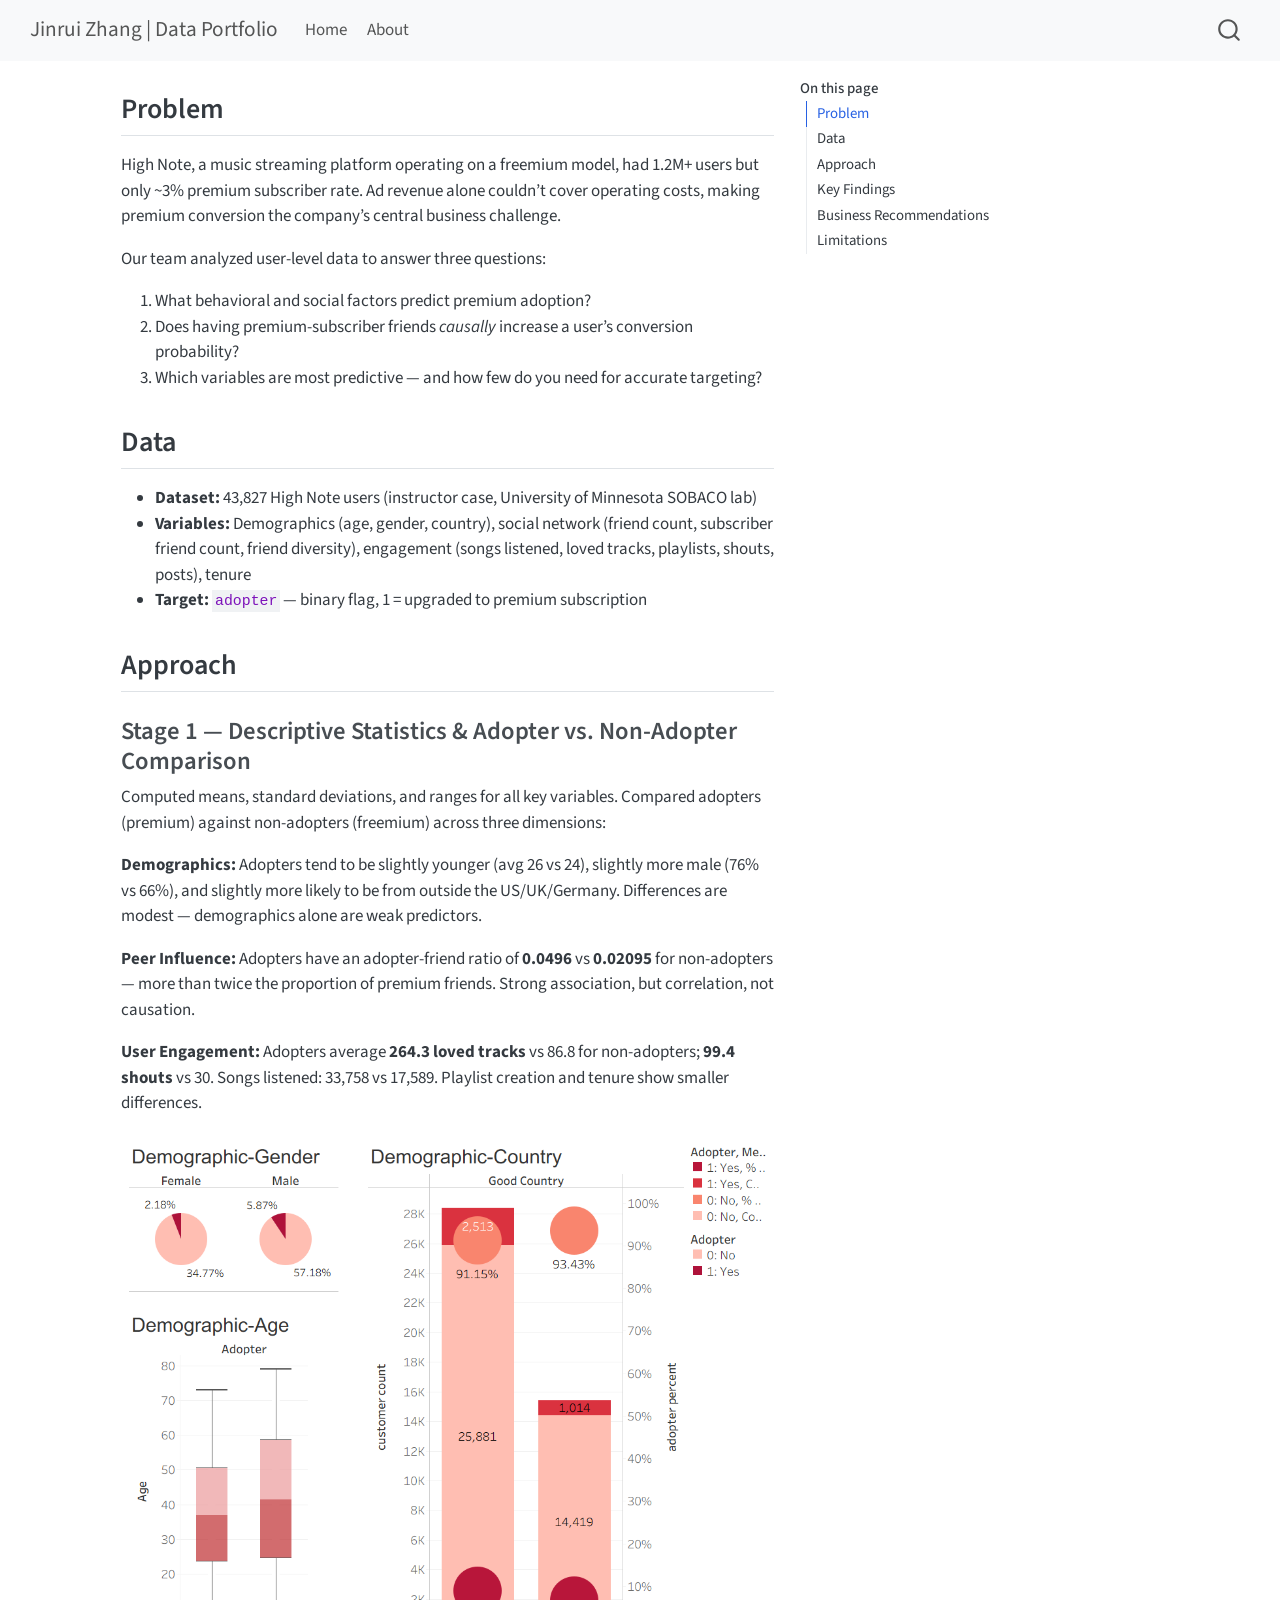
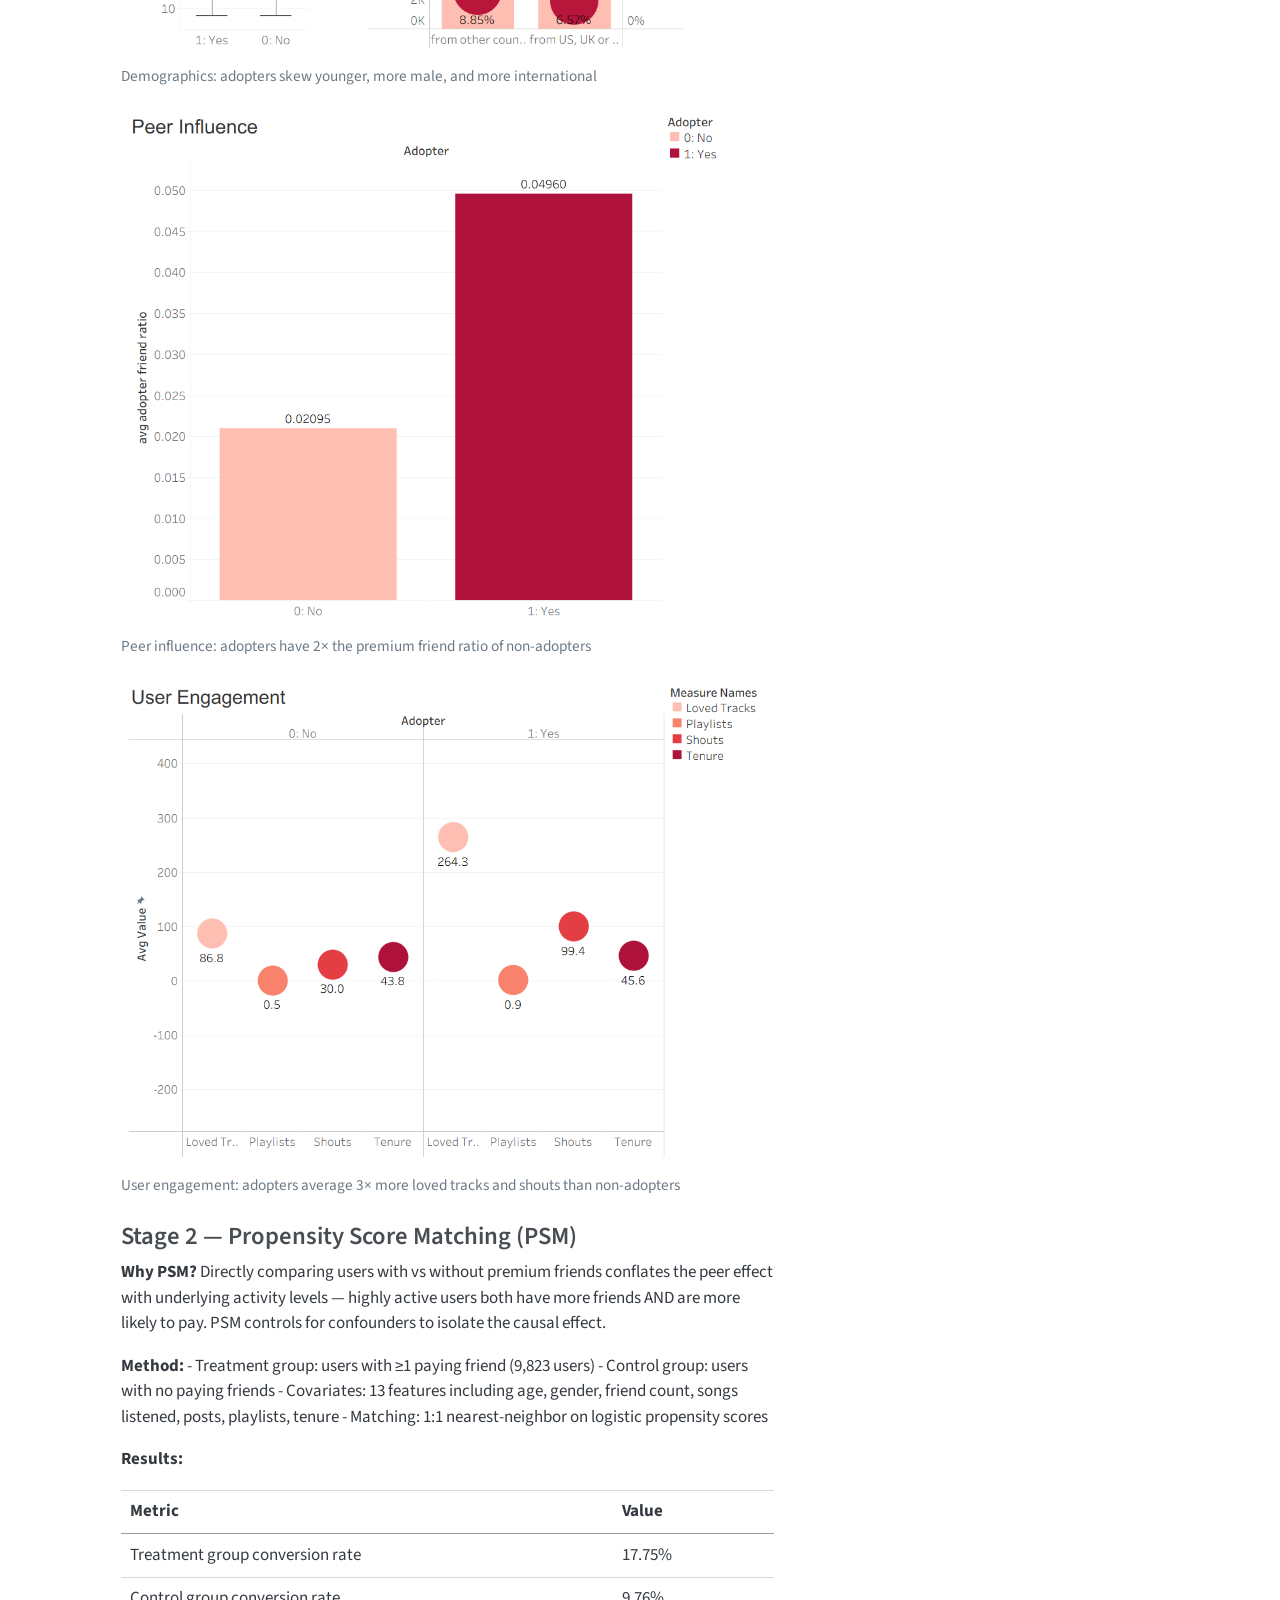
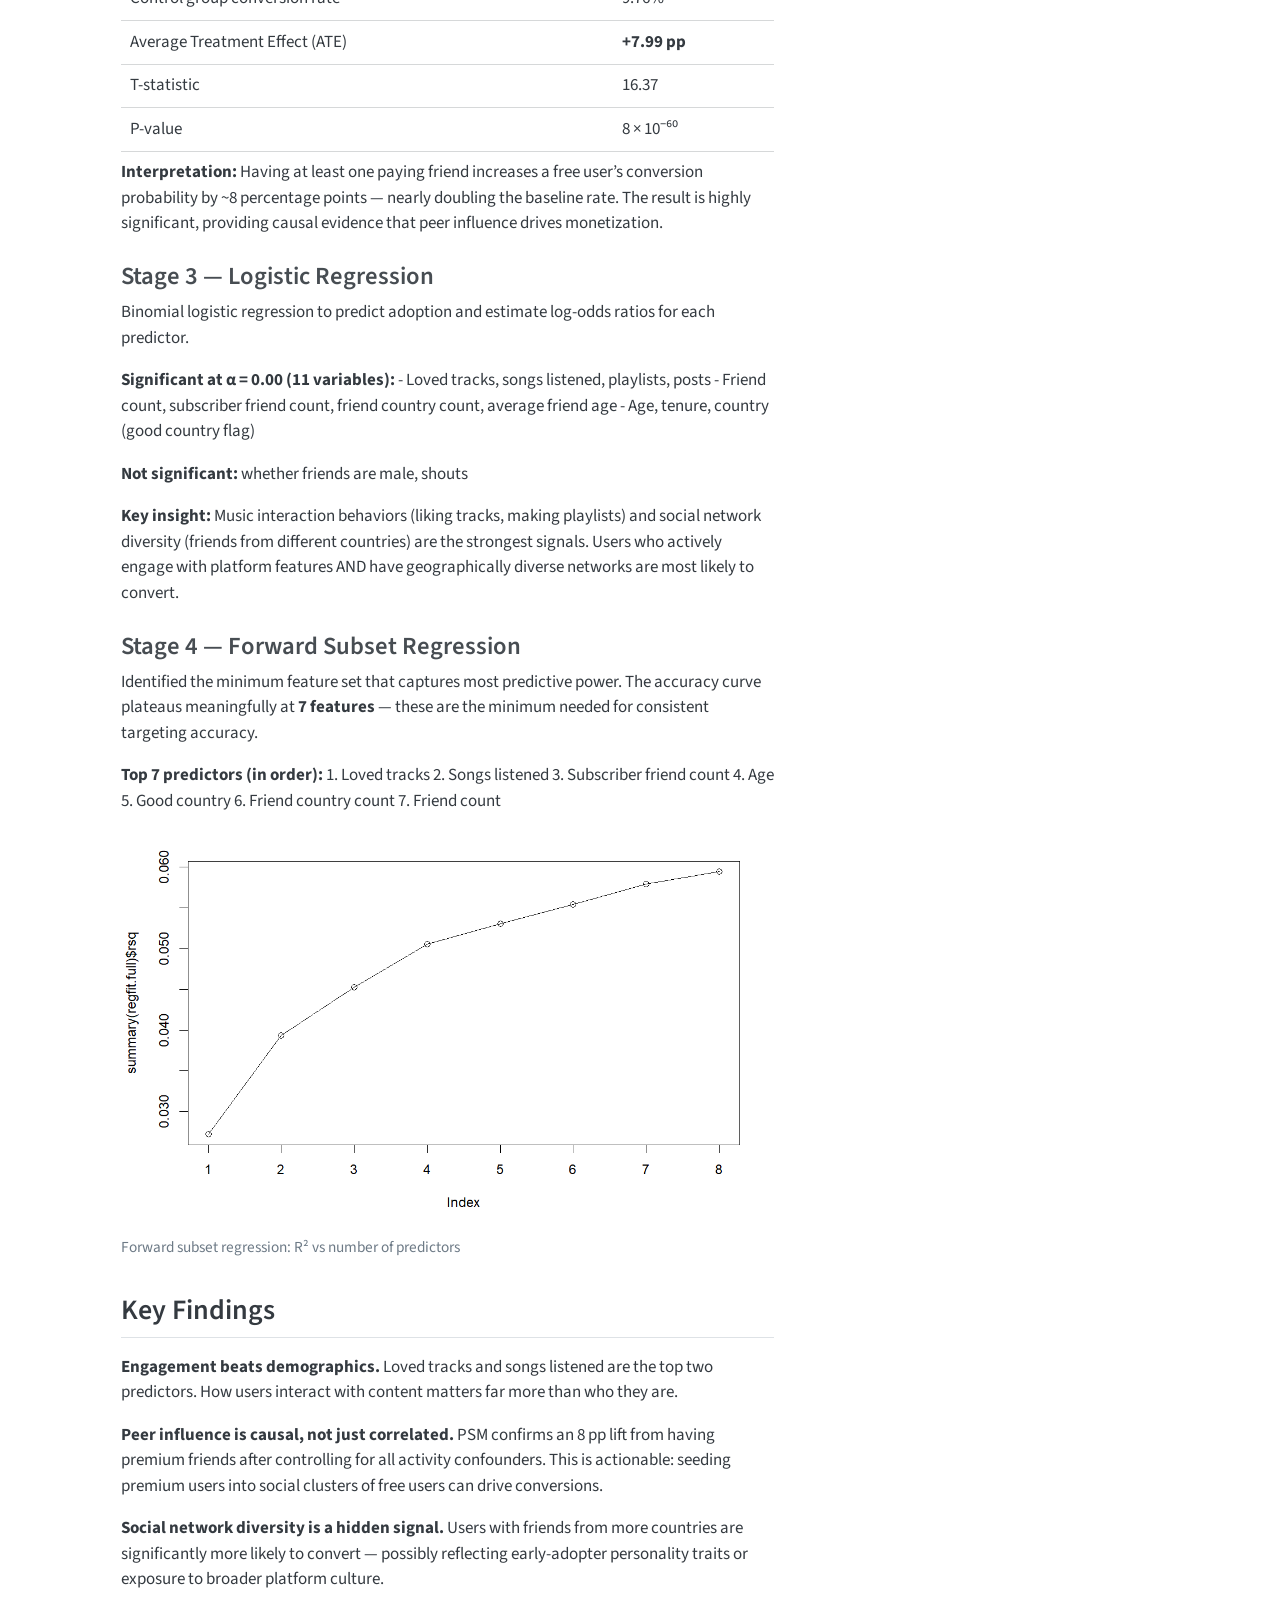
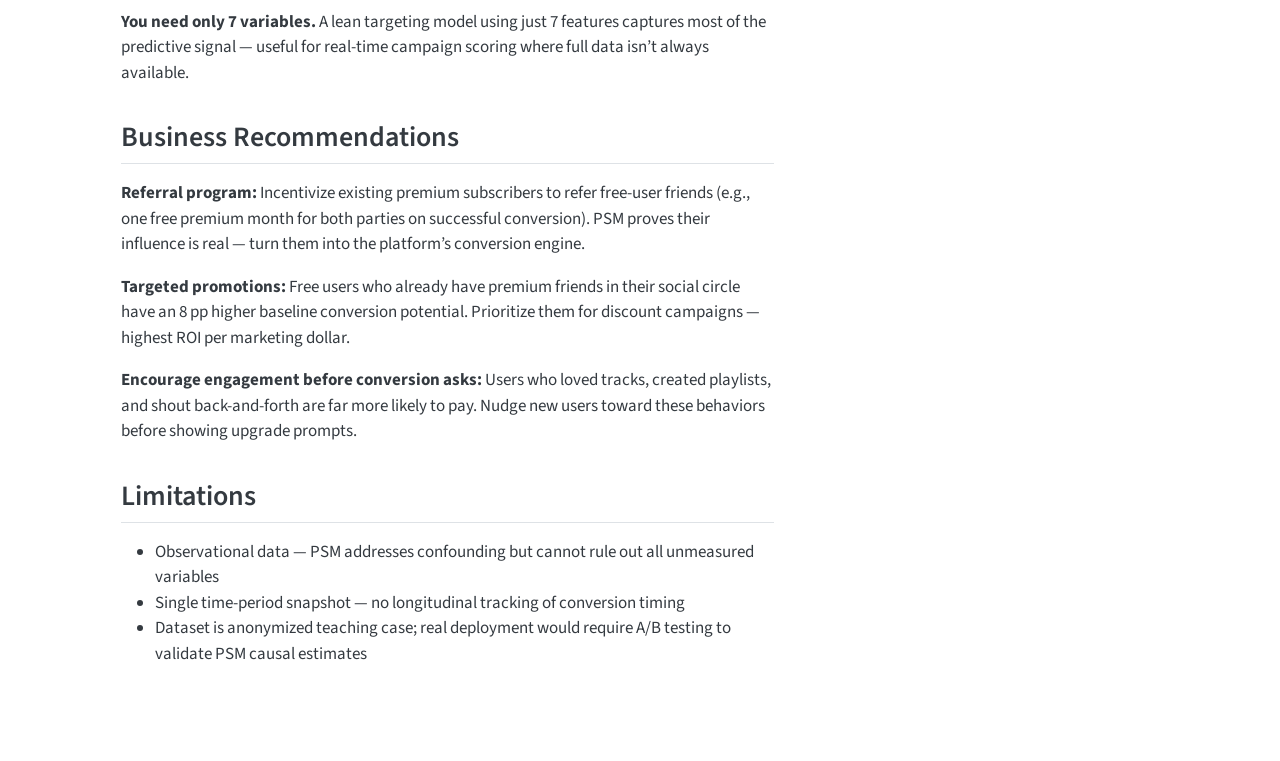
<file: uci-projects-portfolio/Customer-Social/high-note-freemium/index.html>
<!DOCTYPE html>
<html xmlns="http://www.w3.org/1999/xhtml" lang="en" xml:lang="en"><head>

<meta charset="utf-8">
<meta name="generator" content="quarto-1.9.38">

<meta name="viewport" content="width=device-width, initial-scale=1.0, user-scalable=yes">

<meta name="author" content="Jinrui Zhang">
<meta name="dcterms.date" content="2026-03-10">
<meta name="description" content="Analyzed 43,827 users of a music streaming platform to identify drivers of freemium-to-premium conversion — combining descriptive stats, Propensity Score Matching, logistic regression, and forward subset selection.">

<title>High Note Freemium Conversion Analysis – Jinrui Zhang | Data Portfolio</title>
<style>
/* Default styles provided by pandoc.
** See https://pandoc.org/MANUAL.html#variables-for-html for config info.
*/
code{white-space: pre-wrap;}
span.smallcaps{font-variant: small-caps;}
div.columns{display: flex; gap: min(4vw, 1.5em);}
div.column{flex: auto; overflow-x: auto;}
div.hanging-indent{margin-left: 1.5em; text-indent: -1.5em;}
ul.task-list{list-style: none;}
ul.task-list li input[type="checkbox"] {
  width: 0.8em;
  margin: 0 0.8em 0.2em -1em; /* quarto-specific, see https://github.com/quarto-dev/quarto-cli/issues/4556 */ 
  vertical-align: middle;
}
</style>


<script src="../../../site_libs/quarto-nav/quarto-nav.js"></script>
<script src="../../../site_libs/quarto-nav/headroom.min.js"></script>
<script src="../../../site_libs/clipboard/clipboard.min.js"></script>
<script src="../../../site_libs/quarto-search/autocomplete.umd.js"></script>
<script src="../../../site_libs/quarto-search/fuse.min.js"></script>
<script src="../../../site_libs/quarto-search/quarto-search.js"></script>
<meta name="quarto:offset" content="../../../">
<script src="../../../site_libs/quarto-html/quarto.js" type="module"></script>
<script src="../../../site_libs/quarto-html/tabsets/tabsets.js" type="module"></script>
<script src="../../../site_libs/quarto-html/popper.min.js"></script>
<script src="../../../site_libs/quarto-html/tippy.umd.min.js"></script>
<script src="../../../site_libs/quarto-html/anchor.min.js"></script>
<link href="../../../site_libs/quarto-html/tippy.css" rel="stylesheet">
<link href="../../../site_libs/quarto-html/quarto-syntax-highlighting-15634bcf2e68342d4ad2dfa704d543f6.css" rel="stylesheet" id="quarto-text-highlighting-styles">
<script src="../../../site_libs/bootstrap/bootstrap.min.js"></script>
<link href="../../../site_libs/bootstrap/bootstrap-icons.css" rel="stylesheet">
<link href="../../../site_libs/bootstrap/bootstrap-94b323657c735dfe3b1bf6ebb2c33a55.min.css" rel="stylesheet" append-hash="true" id="quarto-bootstrap" data-mode="light">
<script id="quarto-search-options" type="application/json">{
  "location": "navbar",
  "copy-button": false,
  "collapse-after": 3,
  "panel-placement": "end",
  "type": "overlay",
  "limit": 50,
  "keyboard-shortcut": [
    "f",
    "/",
    "s"
  ],
  "show-item-context": false,
  "language": {
    "search-no-results-text": "No results",
    "search-matching-documents-text": "matching documents",
    "search-copy-link-title": "Copy link to search",
    "search-hide-matches-text": "Hide additional matches",
    "search-more-match-text": "more match in this document",
    "search-more-matches-text": "more matches in this document",
    "search-clear-button-title": "Clear",
    "search-text-placeholder": "",
    "search-detached-cancel-button-title": "Cancel",
    "search-submit-button-title": "Submit",
    "search-label": "Search"
  }
}</script>


<link rel="stylesheet" href="../../../styles.css">
</head>

<body class="nav-fixed quarto-light">

<div id="quarto-search-results"></div>
  <header id="quarto-header" class="headroom fixed-top">
    <nav class="navbar navbar-expand-lg " data-bs-theme="dark">
      <div class="navbar-container container-fluid">
      <div class="navbar-brand-container mx-auto">
    <a class="navbar-brand" href="../../../index.html">
    <span class="navbar-title">Jinrui Zhang | Data Portfolio</span>
    </a>
  </div>
            <div id="quarto-search" class="" title="Search"></div>
          <button class="navbar-toggler" type="button" data-bs-toggle="collapse" data-bs-target="#navbarCollapse" aria-controls="navbarCollapse" role="menu" aria-expanded="false" aria-label="Toggle navigation" onclick="if (window.quartoToggleHeadroom) { window.quartoToggleHeadroom(); }">
  <span class="navbar-toggler-icon"></span>
</button>
          <div class="collapse navbar-collapse" id="navbarCollapse">
            <ul class="navbar-nav navbar-nav-scroll me-auto">
  <li class="nav-item">
    <a class="nav-link" href="../../../index.html"> 
<span class="menu-text">Home</span></a>
  </li>  
  <li class="nav-item">
    <a class="nav-link" href="../../../about.html"> 
<span class="menu-text">About</span></a>
  </li>  
</ul>
          </div> <!-- /navcollapse -->
            <div class="quarto-navbar-tools">
</div>
      </div> <!-- /container-fluid -->
    </nav>
</header>
<!-- content -->
<div id="quarto-content" class="quarto-container page-columns page-rows-contents page-layout-article page-navbar">
<!-- sidebar -->
<!-- margin-sidebar -->
    <div id="quarto-margin-sidebar" class="sidebar margin-sidebar">
        <nav id="TOC" role="doc-toc" class="toc-active">
    <h2 id="toc-title">On this page</h2>
   
  <ul>
  <li><a href="#problem" id="toc-problem" class="nav-link active" data-scroll-target="#problem">Problem</a></li>
  <li><a href="#data" id="toc-data" class="nav-link" data-scroll-target="#data">Data</a></li>
  <li><a href="#approach" id="toc-approach" class="nav-link" data-scroll-target="#approach">Approach</a>
  <ul class="collapse">
  <li><a href="#stage-1-descriptive-statistics-adopter-vs.-non-adopter-comparison" id="toc-stage-1-descriptive-statistics-adopter-vs.-non-adopter-comparison" class="nav-link" data-scroll-target="#stage-1-descriptive-statistics-adopter-vs.-non-adopter-comparison">Stage 1 — Descriptive Statistics &amp; Adopter vs.&nbsp;Non-Adopter Comparison</a></li>
  <li><a href="#stage-2-propensity-score-matching-psm" id="toc-stage-2-propensity-score-matching-psm" class="nav-link" data-scroll-target="#stage-2-propensity-score-matching-psm">Stage 2 — Propensity Score Matching (PSM)</a></li>
  <li><a href="#stage-3-logistic-regression" id="toc-stage-3-logistic-regression" class="nav-link" data-scroll-target="#stage-3-logistic-regression">Stage 3 — Logistic Regression</a></li>
  <li><a href="#stage-4-forward-subset-regression" id="toc-stage-4-forward-subset-regression" class="nav-link" data-scroll-target="#stage-4-forward-subset-regression">Stage 4 — Forward Subset Regression</a></li>
  </ul></li>
  <li><a href="#key-findings" id="toc-key-findings" class="nav-link" data-scroll-target="#key-findings">Key Findings</a></li>
  <li><a href="#business-recommendations" id="toc-business-recommendations" class="nav-link" data-scroll-target="#business-recommendations">Business Recommendations</a></li>
  <li><a href="#limitations" id="toc-limitations" class="nav-link" data-scroll-target="#limitations">Limitations</a></li>
  </ul>
</nav>
    </div>
<!-- main -->
<main class="content" id="quarto-document-content">

<header id="title-block-header" class="quarto-title-block default">
<div class="quarto-title">
<h1 class="title">High Note Freemium Conversion Analysis</h1>
  <div class="quarto-categories">
    <div class="quarto-category">propensity-score-matching</div>
    <div class="quarto-category">logistic-regression</div>
    <div class="quarto-category">social-analytics</div>
    <div class="quarto-category">R</div>
    <div class="quarto-category">freemium</div>
  </div>
  </div>

<div>
  <div class="description">
    Analyzed 43,827 users of a music streaming platform to identify drivers of freemium-to-premium conversion — combining descriptive stats, Propensity Score Matching, logistic regression, and forward subset selection.
  </div>
</div>


<div class="quarto-title-meta">

    <div>
    <div class="quarto-title-meta-heading">Author</div>
    <div class="quarto-title-meta-contents">
             <p>Jinrui Zhang </p>
          </div>
  </div>
    
    <div>
    <div class="quarto-title-meta-heading">Published</div>
    <div class="quarto-title-meta-contents">
      <p class="date">March 10, 2026</p>
    </div>
  </div>
  
    
  </div>
  


</header>


<section id="problem" class="level2">
<h2 class="anchored" data-anchor-id="problem">Problem</h2>
<p>High Note, a music streaming platform operating on a freemium model, had 1.2M+ users but only ~3% premium subscriber rate. Ad revenue alone couldn’t cover operating costs, making premium conversion the company’s central business challenge.</p>
<p>Our team analyzed user-level data to answer three questions:</p>
<ol type="1">
<li>What behavioral and social factors predict premium adoption?</li>
<li>Does having premium-subscriber friends <em>causally</em> increase a user’s conversion probability?</li>
<li>Which variables are most predictive — and how few do you need for accurate targeting?</li>
</ol>
</section>
<section id="data" class="level2">
<h2 class="anchored" data-anchor-id="data">Data</h2>
<ul>
<li><strong>Dataset:</strong> 43,827 High Note users (instructor case, University of Minnesota SOBACO lab)</li>
<li><strong>Variables:</strong> Demographics (age, gender, country), social network (friend count, subscriber friend count, friend diversity), engagement (songs listened, loved tracks, playlists, shouts, posts), tenure</li>
<li><strong>Target:</strong> <code>adopter</code> — binary flag, 1 = upgraded to premium subscription</li>
</ul>
</section>
<section id="approach" class="level2">
<h2 class="anchored" data-anchor-id="approach">Approach</h2>
<section id="stage-1-descriptive-statistics-adopter-vs.-non-adopter-comparison" class="level3">
<h3 class="anchored" data-anchor-id="stage-1-descriptive-statistics-adopter-vs.-non-adopter-comparison">Stage 1 — Descriptive Statistics &amp; Adopter vs.&nbsp;Non-Adopter Comparison</h3>
<p>Computed means, standard deviations, and ranges for all key variables. Compared adopters (premium) against non-adopters (freemium) across three dimensions:</p>
<p><strong>Demographics:</strong> Adopters tend to be slightly younger (avg 26 vs 24), slightly more male (76% vs 66%), and slightly more likely to be from outside the US/UK/Germany. Differences are modest — demographics alone are weak predictors.</p>
<p><strong>Peer Influence:</strong> Adopters have an adopter-friend ratio of <strong>0.0496</strong> vs <strong>0.02095</strong> for non-adopters — more than twice the proportion of premium friends. Strong association, but correlation, not causation.</p>
<p><strong>User Engagement:</strong> Adopters average <strong>264.3 loved tracks</strong> vs 86.8 for non-adopters; <strong>99.4 shouts</strong> vs 30. Songs listened: 33,758 vs 17,589. Playlist creation and tenure show smaller differences.</p>
<div class="quarto-figure quarto-figure-center">
<figure class="figure">
<p><img src="fig1-demographics.png" class="img-fluid figure-img"></p>
<figcaption>Demographics: adopters skew younger, more male, and more international</figcaption>
</figure>
</div>
<div class="quarto-figure quarto-figure-center">
<figure class="figure">
<p><img src="fig2-peer.png" class="img-fluid figure-img"></p>
<figcaption>Peer influence: adopters have 2× the premium friend ratio of non-adopters</figcaption>
</figure>
</div>
<div class="quarto-figure quarto-figure-center">
<figure class="figure">
<p><img src="fig3-engagement.png" class="img-fluid figure-img"></p>
<figcaption>User engagement: adopters average 3× more loved tracks and shouts than non-adopters</figcaption>
</figure>
</div>
</section>
<section id="stage-2-propensity-score-matching-psm" class="level3">
<h3 class="anchored" data-anchor-id="stage-2-propensity-score-matching-psm">Stage 2 — Propensity Score Matching (PSM)</h3>
<p><strong>Why PSM?</strong> Directly comparing users with vs without premium friends conflates the peer effect with underlying activity levels — highly active users both have more friends AND are more likely to pay. PSM controls for confounders to isolate the causal effect.</p>
<p><strong>Method:</strong> - Treatment group: users with ≥1 paying friend (9,823 users) - Control group: users with no paying friends - Covariates: 13 features including age, gender, friend count, songs listened, posts, playlists, tenure - Matching: 1:1 nearest-neighbor on logistic propensity scores</p>
<p><strong>Results:</strong></p>
<table class="caption-top table">
<thead>
<tr class="header">
<th>Metric</th>
<th>Value</th>
</tr>
</thead>
<tbody>
<tr class="odd">
<td>Treatment group conversion rate</td>
<td>17.75%</td>
</tr>
<tr class="even">
<td>Control group conversion rate</td>
<td>9.76%</td>
</tr>
<tr class="odd">
<td>Average Treatment Effect (ATE)</td>
<td><strong>+7.99 pp</strong></td>
</tr>
<tr class="even">
<td>T-statistic</td>
<td>16.37</td>
</tr>
<tr class="odd">
<td>P-value</td>
<td>8 × 10⁻⁶⁰</td>
</tr>
</tbody>
</table>
<p><strong>Interpretation:</strong> Having at least one paying friend increases a free user’s conversion probability by ~8 percentage points — nearly doubling the baseline rate. The result is highly significant, providing causal evidence that peer influence drives monetization.</p>
</section>
<section id="stage-3-logistic-regression" class="level3">
<h3 class="anchored" data-anchor-id="stage-3-logistic-regression">Stage 3 — Logistic Regression</h3>
<p>Binomial logistic regression to predict adoption and estimate log-odds ratios for each predictor.</p>
<p><strong>Significant at α = 0.00 (11 variables):</strong> - Loved tracks, songs listened, playlists, posts - Friend count, subscriber friend count, friend country count, average friend age - Age, tenure, country (good country flag)</p>
<p><strong>Not significant:</strong> whether friends are male, shouts</p>
<p><strong>Key insight:</strong> Music interaction behaviors (liking tracks, making playlists) and social network diversity (friends from different countries) are the strongest signals. Users who actively engage with platform features AND have geographically diverse networks are most likely to convert.</p>
</section>
<section id="stage-4-forward-subset-regression" class="level3">
<h3 class="anchored" data-anchor-id="stage-4-forward-subset-regression">Stage 4 — Forward Subset Regression</h3>
<p>Identified the minimum feature set that captures most predictive power. The accuracy curve plateaus meaningfully at <strong>7 features</strong> — these are the minimum needed for consistent targeting accuracy.</p>
<p><strong>Top 7 predictors (in order):</strong> 1. Loved tracks 2. Songs listened 3. Subscriber friend count 4. Age 5. Good country 6. Friend country count 7. Friend count</p>
<div class="quarto-figure quarto-figure-center">
<figure class="figure">
<p><img src="fig4-subset.png" class="img-fluid figure-img"></p>
<figcaption>Forward subset regression: R² vs number of predictors</figcaption>
</figure>
</div>
</section>
</section>
<section id="key-findings" class="level2">
<h2 class="anchored" data-anchor-id="key-findings">Key Findings</h2>
<p><strong>Engagement beats demographics.</strong> Loved tracks and songs listened are the top two predictors. How users interact with content matters far more than who they are.</p>
<p><strong>Peer influence is causal, not just correlated.</strong> PSM confirms an 8 pp lift from having premium friends after controlling for all activity confounders. This is actionable: seeding premium users into social clusters of free users can drive conversions.</p>
<p><strong>Social network diversity is a hidden signal.</strong> Users with friends from more countries are significantly more likely to convert — possibly reflecting early-adopter personality traits or exposure to broader platform culture.</p>
<p><strong>You need only 7 variables.</strong> A lean targeting model using just 7 features captures most of the predictive signal — useful for real-time campaign scoring where full data isn’t always available.</p>
</section>
<section id="business-recommendations" class="level2">
<h2 class="anchored" data-anchor-id="business-recommendations">Business Recommendations</h2>
<p><strong>Referral program:</strong> Incentivize existing premium subscribers to refer free-user friends (e.g., one free premium month for both parties on successful conversion). PSM proves their influence is real — turn them into the platform’s conversion engine.</p>
<p><strong>Targeted promotions:</strong> Free users who already have premium friends in their social circle have an 8 pp higher baseline conversion potential. Prioritize them for discount campaigns — highest ROI per marketing dollar.</p>
<p><strong>Encourage engagement before conversion asks:</strong> Users who loved tracks, created playlists, and shout back-and-forth are far more likely to pay. Nudge new users toward these behaviors before showing upgrade prompts.</p>
</section>
<section id="limitations" class="level2">
<h2 class="anchored" data-anchor-id="limitations">Limitations</h2>
<ul>
<li>Observational data — PSM addresses confounding but cannot rule out all unmeasured variables</li>
<li>Single time-period snapshot — no longitudinal tracking of conversion timing</li>
<li>Dataset is anonymized teaching case; real deployment would require A/B testing to validate PSM causal estimates</li>
</ul>


</section>

</main> <!-- /main -->
<script id="quarto-html-after-body" type="application/javascript">
  window.document.addEventListener("DOMContentLoaded", function (event) {
    const icon = "";
    const anchorJS = new window.AnchorJS();
    anchorJS.options = {
      placement: 'right',
      icon: icon
    };
    anchorJS.add('.anchored');
    const isCodeAnnotation = (el) => {
      for (const clz of el.classList) {
        if (clz.startsWith('code-annotation-')) {                     
          return true;
        }
      }
      return false;
    }
    const onCopySuccess = function(e) {
      // button target
      const button = e.trigger;
      // don't keep focus
      button.blur();
      // flash "checked"
      button.classList.add('code-copy-button-checked');
      var currentTitle = button.getAttribute("title");
      button.setAttribute("title", "Copied!");
      let tooltip;
      if (window.bootstrap) {
        button.setAttribute("data-bs-toggle", "tooltip");
        button.setAttribute("data-bs-placement", "left");
        button.setAttribute("data-bs-title", "Copied!");
        tooltip = new bootstrap.Tooltip(button, 
          { trigger: "manual", 
            customClass: "code-copy-button-tooltip",
            offset: [0, -8]});
        tooltip.show();    
      }
      setTimeout(function() {
        if (tooltip) {
          tooltip.hide();
          button.removeAttribute("data-bs-title");
          button.removeAttribute("data-bs-toggle");
          button.removeAttribute("data-bs-placement");
        }
        button.setAttribute("title", currentTitle);
        button.classList.remove('code-copy-button-checked');
      }, 1000);
      // clear code selection
      e.clearSelection();
    }
    const getTextToCopy = function(trigger) {
      const outerScaffold = trigger.parentElement.cloneNode(true);
      const codeEl = outerScaffold.querySelector('code');
      for (const childEl of codeEl.children) {
        if (isCodeAnnotation(childEl)) {
          childEl.remove();
        }
      }
      return codeEl.innerText;
    }
    const clipboard = new window.ClipboardJS('.code-copy-button:not([data-in-quarto-modal])', {
      text: getTextToCopy
    });
    clipboard.on('success', onCopySuccess);
    if (window.document.getElementById('quarto-embedded-source-code-modal')) {
      const clipboardModal = new window.ClipboardJS('.code-copy-button[data-in-quarto-modal]', {
        text: getTextToCopy,
        container: window.document.getElementById('quarto-embedded-source-code-modal')
      });
      clipboardModal.on('success', onCopySuccess);
    }
      var localhostRegex = new RegExp(/^(?:http|https):\/\/localhost\:?[0-9]*\//);
      var mailtoRegex = new RegExp(/^mailto:/);
        var filterRegex = new RegExp('/' + window.location.host + '/');
      var isInternal = (href) => {
          return filterRegex.test(href) || localhostRegex.test(href) || mailtoRegex.test(href);
      }
      // Inspect non-navigation links and adorn them if external
     var links = window.document.querySelectorAll('a[href]:not(.nav-link):not(.navbar-brand):not(.toc-action):not(.sidebar-link):not(.sidebar-item-toggle):not(.pagination-link):not(.no-external):not([aria-hidden]):not(.dropdown-item):not(.quarto-navigation-tool):not(.about-link)');
      for (var i=0; i<links.length; i++) {
        const link = links[i];
        if (!isInternal(link.href)) {
          // undo the damage that might have been done by quarto-nav.js in the case of
          // links that we want to consider external
          if (link.dataset.originalHref !== undefined) {
            link.href = link.dataset.originalHref;
          }
        }
      }
    function tippyHover(el, contentFn, onTriggerFn, onUntriggerFn) {
      const config = {
        allowHTML: true,
        maxWidth: 500,
        delay: 100,
        arrow: false,
        appendTo: function(el) {
            return el.parentElement;
        },
        interactive: true,
        interactiveBorder: 10,
        theme: 'quarto',
        placement: 'bottom-start',
      };
      if (contentFn) {
        config.content = contentFn;
      }
      if (onTriggerFn) {
        config.onTrigger = onTriggerFn;
      }
      if (onUntriggerFn) {
        config.onUntrigger = onUntriggerFn;
      }
      window.tippy(el, config); 
    }
    const noterefs = window.document.querySelectorAll('a[role="doc-noteref"]');
    for (var i=0; i<noterefs.length; i++) {
      const ref = noterefs[i];
      tippyHover(ref, function() {
        // use id or data attribute instead here
        let href = ref.getAttribute('data-footnote-href') || ref.getAttribute('href');
        try { href = new URL(href).hash; } catch {}
        const id = href.replace(/^#\/?/, "");
        const note = window.document.getElementById(id);
        if (note) {
          return note.innerHTML;
        } else {
          return "";
        }
      });
    }
    const xrefs = window.document.querySelectorAll('a.quarto-xref');
    const processXRef = (id, note) => {
      // Strip column container classes
      const stripColumnClz = (el) => {
        el.classList.remove("page-full", "page-columns");
        if (el.children) {
          for (const child of el.children) {
            stripColumnClz(child);
          }
        }
      }
      stripColumnClz(note)
      if (id === null || id.startsWith('sec-')) {
        // Special case sections, only their first couple elements
        const container = document.createElement("div");
        if (note.children && note.children.length > 2) {
          container.appendChild(note.children[0].cloneNode(true));
          for (let i = 1; i < note.children.length; i++) {
            const child = note.children[i];
            if (child.tagName === "P" && child.innerText === "") {
              continue;
            } else {
              container.appendChild(child.cloneNode(true));
              break;
            }
          }
          if (window.Quarto?.typesetMath) {
            window.Quarto.typesetMath(container);
          }
          return container.innerHTML
        } else {
          if (window.Quarto?.typesetMath) {
            window.Quarto.typesetMath(note);
          }
          return note.innerHTML;
        }
      } else {
        // Remove any anchor links if they are present
        const anchorLink = note.querySelector('a.anchorjs-link');
        if (anchorLink) {
          anchorLink.remove();
        }
        if (window.Quarto?.typesetMath) {
          window.Quarto.typesetMath(note);
        }
        if (note.classList.contains("callout")) {
          return note.outerHTML;
        } else {
          return note.innerHTML;
        }
      }
    }
    for (var i=0; i<xrefs.length; i++) {
      const xref = xrefs[i];
      tippyHover(xref, undefined, function(instance) {
        instance.disable();
        let url = xref.getAttribute('href');
        let hash = undefined; 
        if (url.startsWith('#')) {
          hash = url;
        } else {
          try { hash = new URL(url).hash; } catch {}
        }
        if (hash) {
          const id = hash.replace(/^#\/?/, "");
          const note = window.document.getElementById(id);
          if (note !== null) {
            try {
              const html = processXRef(id, note.cloneNode(true));
              instance.setContent(html);
            } finally {
              instance.enable();
              instance.show();
            }
          } else {
            // See if we can fetch this
            fetch(url.split('#')[0])
            .then(res => res.text())
            .then(html => {
              const parser = new DOMParser();
              const htmlDoc = parser.parseFromString(html, "text/html");
              const note = htmlDoc.getElementById(id);
              if (note !== null) {
                const html = processXRef(id, note);
                instance.setContent(html);
              } 
            }).finally(() => {
              instance.enable();
              instance.show();
            });
          }
        } else {
          // See if we can fetch a full url (with no hash to target)
          // This is a special case and we should probably do some content thinning / targeting
          fetch(url)
          .then(res => res.text())
          .then(html => {
            const parser = new DOMParser();
            const htmlDoc = parser.parseFromString(html, "text/html");
            const note = htmlDoc.querySelector('main.content');
            if (note !== null) {
              // This should only happen for chapter cross references
              // (since there is no id in the URL)
              // remove the first header
              if (note.children.length > 0 && note.children[0].tagName === "HEADER") {
                note.children[0].remove();
              }
              const html = processXRef(null, note);
              instance.setContent(html);
            } 
          }).finally(() => {
            instance.enable();
            instance.show();
          });
        }
      }, function(instance) {
      });
    }
        let selectedAnnoteEl;
        const selectorForAnnotation = ( cell, annotation) => {
          let cellAttr = 'data-code-cell="' + cell + '"';
          let lineAttr = 'data-code-annotation="' +  annotation + '"';
          const selector = 'span[' + cellAttr + '][' + lineAttr + ']';
          return selector;
        }
        const selectCodeLines = (annoteEl) => {
          const doc = window.document;
          const targetCell = annoteEl.getAttribute("data-target-cell");
          const targetAnnotation = annoteEl.getAttribute("data-target-annotation");
          const annoteSpan = window.document.querySelector(selectorForAnnotation(targetCell, targetAnnotation));
          const lines = annoteSpan.getAttribute("data-code-lines").split(",");
          const lineIds = lines.map((line) => {
            return targetCell + "-" + line;
          })
          let top = null;
          let height = null;
          let parent = null;
          if (lineIds.length > 0) {
              //compute the position of the single el (top and bottom and make a div)
              const el = window.document.getElementById(lineIds[0]);
              top = el.offsetTop;
              height = el.offsetHeight;
              parent = el.parentElement.parentElement;
            if (lineIds.length > 1) {
              const lastEl = window.document.getElementById(lineIds[lineIds.length - 1]);
              const bottom = lastEl.offsetTop + lastEl.offsetHeight;
              height = bottom - top;
            }
            if (top !== null && height !== null && parent !== null) {
              // cook up a div (if necessary) and position it 
              let div = window.document.getElementById("code-annotation-line-highlight");
              if (div === null) {
                div = window.document.createElement("div");
                div.setAttribute("id", "code-annotation-line-highlight");
                div.style.position = 'absolute';
                parent.appendChild(div);
              }
              div.style.top = top - 2 + "px";
              div.style.height = height + 4 + "px";
              div.style.left = 0;
              let gutterDiv = window.document.getElementById("code-annotation-line-highlight-gutter");
              if (gutterDiv === null) {
                gutterDiv = window.document.createElement("div");
                gutterDiv.setAttribute("id", "code-annotation-line-highlight-gutter");
                gutterDiv.style.position = 'absolute';
                const codeCell = window.document.getElementById(targetCell);
                const gutter = codeCell.querySelector('.code-annotation-gutter');
                gutter.appendChild(gutterDiv);
              }
              gutterDiv.style.top = top - 2 + "px";
              gutterDiv.style.height = height + 4 + "px";
            }
            selectedAnnoteEl = annoteEl;
          }
        };
        const unselectCodeLines = () => {
          const elementsIds = ["code-annotation-line-highlight", "code-annotation-line-highlight-gutter"];
          elementsIds.forEach((elId) => {
            const div = window.document.getElementById(elId);
            if (div) {
              div.remove();
            }
          });
          selectedAnnoteEl = undefined;
        };
          // Handle positioning of the toggle
      window.addEventListener(
        "resize",
        throttle(() => {
          elRect = undefined;
          if (selectedAnnoteEl) {
            selectCodeLines(selectedAnnoteEl);
          }
        }, 10)
      );
      function throttle(fn, ms) {
      let throttle = false;
      let timer;
        return (...args) => {
          if(!throttle) { // first call gets through
              fn.apply(this, args);
              throttle = true;
          } else { // all the others get throttled
              if(timer) clearTimeout(timer); // cancel #2
              timer = setTimeout(() => {
                fn.apply(this, args);
                timer = throttle = false;
              }, ms);
          }
        };
      }
        // Attach click handler to the DT
        const annoteDls = window.document.querySelectorAll('dt[data-target-cell]');
        for (const annoteDlNode of annoteDls) {
          annoteDlNode.addEventListener('click', (event) => {
            const clickedEl = event.target;
            if (clickedEl !== selectedAnnoteEl) {
              unselectCodeLines();
              const activeEl = window.document.querySelector('dt[data-target-cell].code-annotation-active');
              if (activeEl) {
                activeEl.classList.remove('code-annotation-active');
              }
              selectCodeLines(clickedEl);
              clickedEl.classList.add('code-annotation-active');
            } else {
              // Unselect the line
              unselectCodeLines();
              clickedEl.classList.remove('code-annotation-active');
            }
          });
        }
    const findCites = (el) => {
      const parentEl = el.parentElement;
      if (parentEl) {
        const cites = parentEl.dataset.cites;
        if (cites) {
          return {
            el,
            cites: cites.split(' ')
          };
        } else {
          return findCites(el.parentElement)
        }
      } else {
        return undefined;
      }
    };
    var bibliorefs = window.document.querySelectorAll('a[role="doc-biblioref"]');
    for (var i=0; i<bibliorefs.length; i++) {
      const ref = bibliorefs[i];
      const citeInfo = findCites(ref);
      if (citeInfo) {
        tippyHover(citeInfo.el, function() {
          var popup = window.document.createElement('div');
          citeInfo.cites.forEach(function(cite) {
            var citeDiv = window.document.createElement('div');
            citeDiv.classList.add('hanging-indent');
            citeDiv.classList.add('csl-entry');
            var biblioDiv = window.document.getElementById('ref-' + cite);
            if (biblioDiv) {
              citeDiv.innerHTML = biblioDiv.innerHTML;
            }
            popup.appendChild(citeDiv);
          });
          return popup.innerHTML;
        });
      }
    }
  });
  </script>
</div> <!-- /content -->




</body></html>
</file>
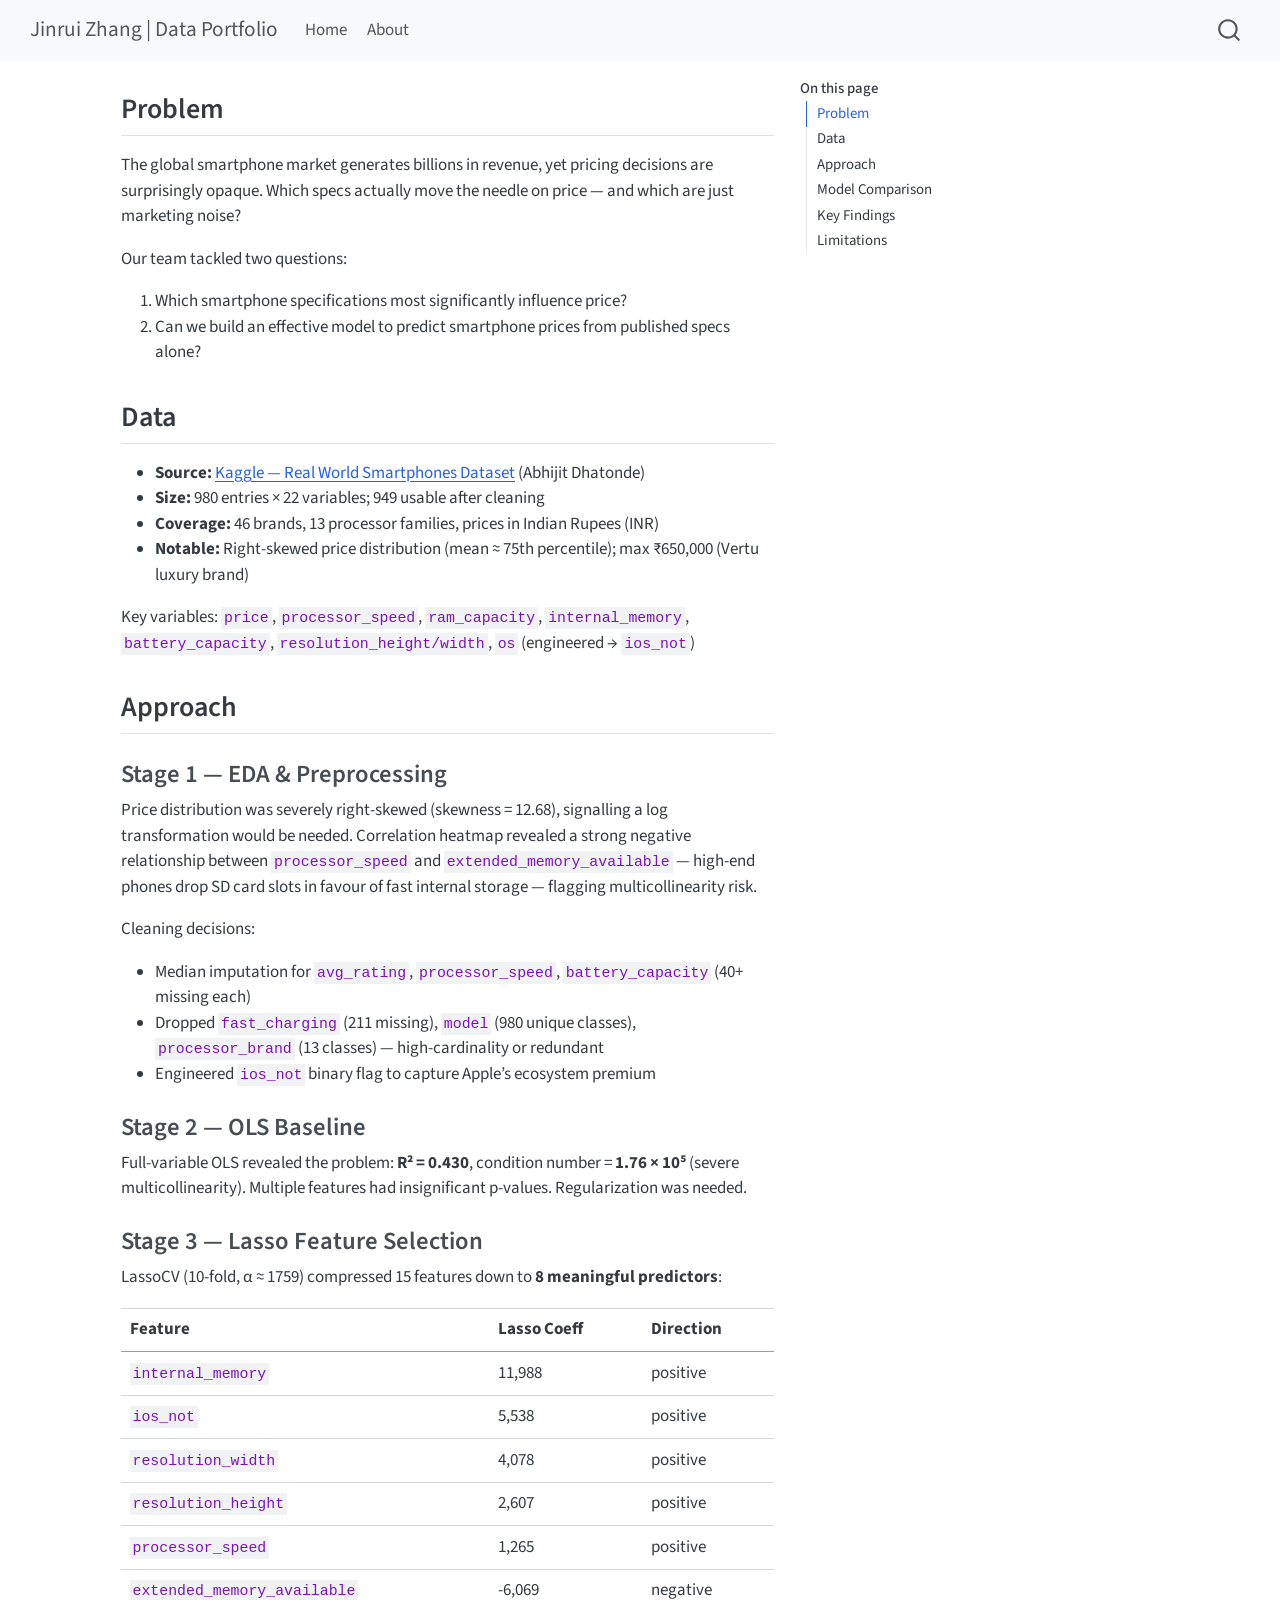
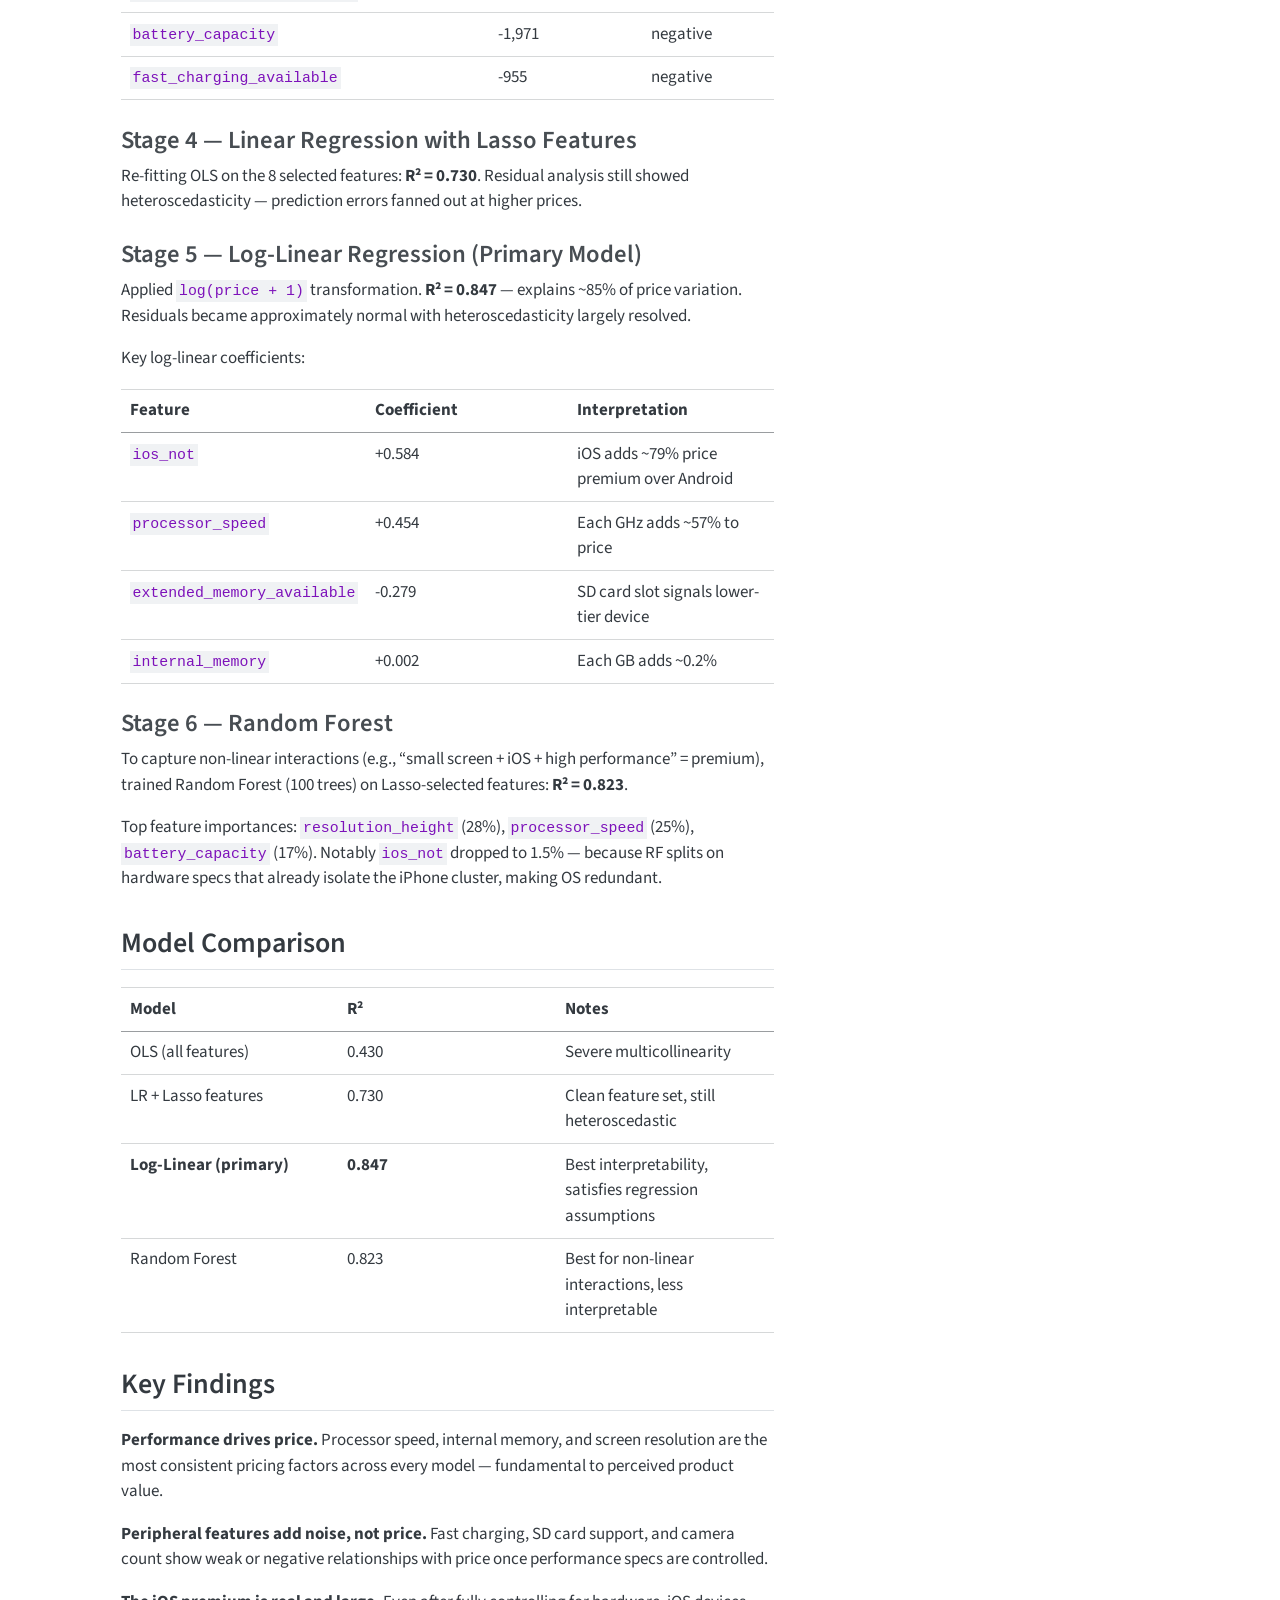
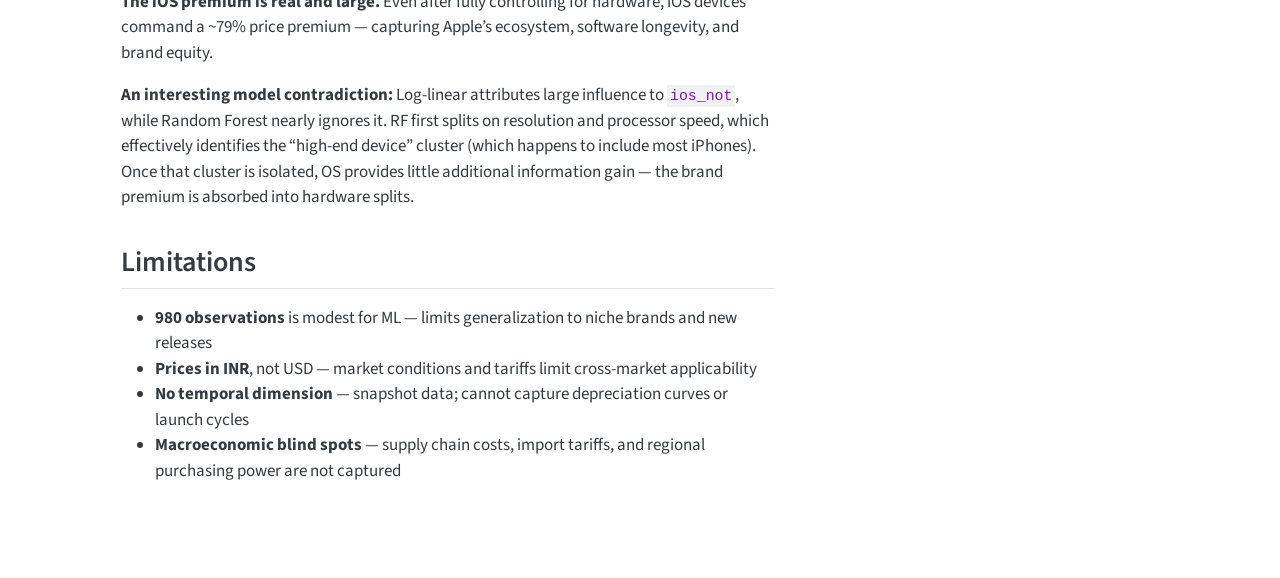
<file: uci-projects-portfolio/Data-Prog/smartphone-pricing/index.html>
<!DOCTYPE html>
<html xmlns="http://www.w3.org/1999/xhtml" lang="en" xml:lang="en"><head>

<meta charset="utf-8">
<meta name="generator" content="quarto-1.9.38">

<meta name="viewport" content="width=device-width, initial-scale=1.0, user-scalable=yes">

<meta name="author" content="Jinrui Zhang">
<meta name="dcterms.date" content="2025-12-09">
<meta name="description" content="Built a multi-stage regression pipeline on 980 real-world smartphones — OLS baseline, Lasso feature selection, log-linear transformation, and Random Forest — to identify key pricing drivers and achieve R² = 0.847.">

<title>Smartphone Predictive Pricing Analysis – Jinrui Zhang | Data Portfolio</title>
<style>
/* Default styles provided by pandoc.
** See https://pandoc.org/MANUAL.html#variables-for-html for config info.
*/
code{white-space: pre-wrap;}
span.smallcaps{font-variant: small-caps;}
div.columns{display: flex; gap: min(4vw, 1.5em);}
div.column{flex: auto; overflow-x: auto;}
div.hanging-indent{margin-left: 1.5em; text-indent: -1.5em;}
ul.task-list{list-style: none;}
ul.task-list li input[type="checkbox"] {
  width: 0.8em;
  margin: 0 0.8em 0.2em -1em; /* quarto-specific, see https://github.com/quarto-dev/quarto-cli/issues/4556 */ 
  vertical-align: middle;
}
</style>


<script src="../../../site_libs/quarto-nav/quarto-nav.js"></script>
<script src="../../../site_libs/quarto-nav/headroom.min.js"></script>
<script src="../../../site_libs/clipboard/clipboard.min.js"></script>
<script src="../../../site_libs/quarto-search/autocomplete.umd.js"></script>
<script src="../../../site_libs/quarto-search/fuse.min.js"></script>
<script src="../../../site_libs/quarto-search/quarto-search.js"></script>
<meta name="quarto:offset" content="../../../">
<script src="../../../site_libs/quarto-html/quarto.js" type="module"></script>
<script src="../../../site_libs/quarto-html/tabsets/tabsets.js" type="module"></script>
<script src="../../../site_libs/quarto-html/popper.min.js"></script>
<script src="../../../site_libs/quarto-html/tippy.umd.min.js"></script>
<script src="../../../site_libs/quarto-html/anchor.min.js"></script>
<link href="../../../site_libs/quarto-html/tippy.css" rel="stylesheet">
<link href="../../../site_libs/quarto-html/quarto-syntax-highlighting-15634bcf2e68342d4ad2dfa704d543f6.css" rel="stylesheet" id="quarto-text-highlighting-styles">
<script src="../../../site_libs/bootstrap/bootstrap.min.js"></script>
<link href="../../../site_libs/bootstrap/bootstrap-icons.css" rel="stylesheet">
<link href="../../../site_libs/bootstrap/bootstrap-94b323657c735dfe3b1bf6ebb2c33a55.min.css" rel="stylesheet" append-hash="true" id="quarto-bootstrap" data-mode="light">
<script id="quarto-search-options" type="application/json">{
  "location": "navbar",
  "copy-button": false,
  "collapse-after": 3,
  "panel-placement": "end",
  "type": "overlay",
  "limit": 50,
  "keyboard-shortcut": [
    "f",
    "/",
    "s"
  ],
  "show-item-context": false,
  "language": {
    "search-no-results-text": "No results",
    "search-matching-documents-text": "matching documents",
    "search-copy-link-title": "Copy link to search",
    "search-hide-matches-text": "Hide additional matches",
    "search-more-match-text": "more match in this document",
    "search-more-matches-text": "more matches in this document",
    "search-clear-button-title": "Clear",
    "search-text-placeholder": "",
    "search-detached-cancel-button-title": "Cancel",
    "search-submit-button-title": "Submit",
    "search-label": "Search"
  }
}</script>


<link rel="stylesheet" href="../../../styles.css">
</head>

<body class="nav-fixed quarto-light">

<div id="quarto-search-results"></div>
  <header id="quarto-header" class="headroom fixed-top">
    <nav class="navbar navbar-expand-lg " data-bs-theme="dark">
      <div class="navbar-container container-fluid">
      <div class="navbar-brand-container mx-auto">
    <a class="navbar-brand" href="../../../index.html">
    <span class="navbar-title">Jinrui Zhang | Data Portfolio</span>
    </a>
  </div>
            <div id="quarto-search" class="" title="Search"></div>
          <button class="navbar-toggler" type="button" data-bs-toggle="collapse" data-bs-target="#navbarCollapse" aria-controls="navbarCollapse" role="menu" aria-expanded="false" aria-label="Toggle navigation" onclick="if (window.quartoToggleHeadroom) { window.quartoToggleHeadroom(); }">
  <span class="navbar-toggler-icon"></span>
</button>
          <div class="collapse navbar-collapse" id="navbarCollapse">
            <ul class="navbar-nav navbar-nav-scroll me-auto">
  <li class="nav-item">
    <a class="nav-link" href="../../../index.html"> 
<span class="menu-text">Home</span></a>
  </li>  
  <li class="nav-item">
    <a class="nav-link" href="../../../about.html"> 
<span class="menu-text">About</span></a>
  </li>  
</ul>
          </div> <!-- /navcollapse -->
            <div class="quarto-navbar-tools">
</div>
      </div> <!-- /container-fluid -->
    </nav>
</header>
<!-- content -->
<div id="quarto-content" class="quarto-container page-columns page-rows-contents page-layout-article page-navbar">
<!-- sidebar -->
<!-- margin-sidebar -->
    <div id="quarto-margin-sidebar" class="sidebar margin-sidebar">
        <nav id="TOC" role="doc-toc" class="toc-active">
    <h2 id="toc-title">On this page</h2>
   
  <ul>
  <li><a href="#problem" id="toc-problem" class="nav-link active" data-scroll-target="#problem">Problem</a></li>
  <li><a href="#data" id="toc-data" class="nav-link" data-scroll-target="#data">Data</a></li>
  <li><a href="#approach" id="toc-approach" class="nav-link" data-scroll-target="#approach">Approach</a>
  <ul class="collapse">
  <li><a href="#stage-1-eda-preprocessing" id="toc-stage-1-eda-preprocessing" class="nav-link" data-scroll-target="#stage-1-eda-preprocessing">Stage 1 — EDA &amp; Preprocessing</a></li>
  <li><a href="#stage-2-ols-baseline" id="toc-stage-2-ols-baseline" class="nav-link" data-scroll-target="#stage-2-ols-baseline">Stage 2 — OLS Baseline</a></li>
  <li><a href="#stage-3-lasso-feature-selection" id="toc-stage-3-lasso-feature-selection" class="nav-link" data-scroll-target="#stage-3-lasso-feature-selection">Stage 3 — Lasso Feature Selection</a></li>
  <li><a href="#stage-4-linear-regression-with-lasso-features" id="toc-stage-4-linear-regression-with-lasso-features" class="nav-link" data-scroll-target="#stage-4-linear-regression-with-lasso-features">Stage 4 — Linear Regression with Lasso Features</a></li>
  <li><a href="#stage-5-log-linear-regression-primary-model" id="toc-stage-5-log-linear-regression-primary-model" class="nav-link" data-scroll-target="#stage-5-log-linear-regression-primary-model">Stage 5 — Log-Linear Regression (Primary Model)</a></li>
  <li><a href="#stage-6-random-forest" id="toc-stage-6-random-forest" class="nav-link" data-scroll-target="#stage-6-random-forest">Stage 6 — Random Forest</a></li>
  </ul></li>
  <li><a href="#model-comparison" id="toc-model-comparison" class="nav-link" data-scroll-target="#model-comparison">Model Comparison</a></li>
  <li><a href="#key-findings" id="toc-key-findings" class="nav-link" data-scroll-target="#key-findings">Key Findings</a></li>
  <li><a href="#limitations" id="toc-limitations" class="nav-link" data-scroll-target="#limitations">Limitations</a></li>
  </ul>
</nav>
    </div>
<!-- main -->
<main class="content" id="quarto-document-content">

<header id="title-block-header" class="quarto-title-block default">
<div class="quarto-title">
<h1 class="title">Smartphone Predictive Pricing Analysis</h1>
  <div class="quarto-categories">
    <div class="quarto-category">regression</div>
    <div class="quarto-category">python</div>
    <div class="quarto-category">lasso</div>
    <div class="quarto-category">random-forest</div>
    <div class="quarto-category">feature-engineering</div>
  </div>
  </div>

<div>
  <div class="description">
    Built a multi-stage regression pipeline on 980 real-world smartphones — OLS baseline, Lasso feature selection, log-linear transformation, and Random Forest — to identify key pricing drivers and achieve R² = 0.847.
  </div>
</div>


<div class="quarto-title-meta">

    <div>
    <div class="quarto-title-meta-heading">Author</div>
    <div class="quarto-title-meta-contents">
             <p>Jinrui Zhang </p>
          </div>
  </div>
    
    <div>
    <div class="quarto-title-meta-heading">Published</div>
    <div class="quarto-title-meta-contents">
      <p class="date">December 9, 2025</p>
    </div>
  </div>
  
    
  </div>
  


</header>


<section id="problem" class="level2">
<h2 class="anchored" data-anchor-id="problem">Problem</h2>
<p>The global smartphone market generates billions in revenue, yet pricing decisions are surprisingly opaque. Which specs actually move the needle on price — and which are just marketing noise?</p>
<p>Our team tackled two questions:</p>
<ol type="1">
<li>Which smartphone specifications most significantly influence price?</li>
<li>Can we build an effective model to predict smartphone prices from published specs alone?</li>
</ol>
</section>
<section id="data" class="level2">
<h2 class="anchored" data-anchor-id="data">Data</h2>
<ul>
<li><strong>Source:</strong> <a href="https://www.kaggle.com/datasets/abhijitdahatonde/real-world-smartphones-dataset">Kaggle — Real World Smartphones Dataset</a> (Abhijit Dhatonde)</li>
<li><strong>Size:</strong> 980 entries × 22 variables; 949 usable after cleaning</li>
<li><strong>Coverage:</strong> 46 brands, 13 processor families, prices in Indian Rupees (INR)</li>
<li><strong>Notable:</strong> Right-skewed price distribution (mean ≈ 75th percentile); max ₹650,000 (Vertu luxury brand)</li>
</ul>
<p>Key variables: <code>price</code>, <code>processor_speed</code>, <code>ram_capacity</code>, <code>internal_memory</code>, <code>battery_capacity</code>, <code>resolution_height/width</code>, <code>os</code> (engineered → <code>ios_not</code>)</p>
</section>
<section id="approach" class="level2">
<h2 class="anchored" data-anchor-id="approach">Approach</h2>
<section id="stage-1-eda-preprocessing" class="level3">
<h3 class="anchored" data-anchor-id="stage-1-eda-preprocessing">Stage 1 — EDA &amp; Preprocessing</h3>
<p>Price distribution was severely right-skewed (skewness = 12.68), signalling a log transformation would be needed. Correlation heatmap revealed a strong negative relationship between <code>processor_speed</code> and <code>extended_memory_available</code> — high-end phones drop SD card slots in favour of fast internal storage — flagging multicollinearity risk.</p>
<p>Cleaning decisions:</p>
<ul>
<li>Median imputation for <code>avg_rating</code>, <code>processor_speed</code>, <code>battery_capacity</code> (40+ missing each)</li>
<li>Dropped <code>fast_charging</code> (211 missing), <code>model</code> (980 unique classes), <code>processor_brand</code> (13 classes) — high-cardinality or redundant</li>
<li>Engineered <code>ios_not</code> binary flag to capture Apple’s ecosystem premium</li>
</ul>
</section>
<section id="stage-2-ols-baseline" class="level3">
<h3 class="anchored" data-anchor-id="stage-2-ols-baseline">Stage 2 — OLS Baseline</h3>
<p>Full-variable OLS revealed the problem: <strong>R² = 0.430</strong>, condition number = <strong>1.76 × 10⁵</strong> (severe multicollinearity). Multiple features had insignificant p-values. Regularization was needed.</p>
</section>
<section id="stage-3-lasso-feature-selection" class="level3">
<h3 class="anchored" data-anchor-id="stage-3-lasso-feature-selection">Stage 3 — Lasso Feature Selection</h3>
<p>LassoCV (10-fold, α ≈ 1759) compressed 15 features down to <strong>8 meaningful predictors</strong>:</p>
<table class="caption-top table">
<thead>
<tr class="header">
<th>Feature</th>
<th>Lasso Coeff</th>
<th>Direction</th>
</tr>
</thead>
<tbody>
<tr class="odd">
<td><code>internal_memory</code></td>
<td>11,988</td>
<td>positive</td>
</tr>
<tr class="even">
<td><code>ios_not</code></td>
<td>5,538</td>
<td>positive</td>
</tr>
<tr class="odd">
<td><code>resolution_width</code></td>
<td>4,078</td>
<td>positive</td>
</tr>
<tr class="even">
<td><code>resolution_height</code></td>
<td>2,607</td>
<td>positive</td>
</tr>
<tr class="odd">
<td><code>processor_speed</code></td>
<td>1,265</td>
<td>positive</td>
</tr>
<tr class="even">
<td><code>extended_memory_available</code></td>
<td>-6,069</td>
<td>negative</td>
</tr>
<tr class="odd">
<td><code>battery_capacity</code></td>
<td>-1,971</td>
<td>negative</td>
</tr>
<tr class="even">
<td><code>fast_charging_available</code></td>
<td>-955</td>
<td>negative</td>
</tr>
</tbody>
</table>
</section>
<section id="stage-4-linear-regression-with-lasso-features" class="level3">
<h3 class="anchored" data-anchor-id="stage-4-linear-regression-with-lasso-features">Stage 4 — Linear Regression with Lasso Features</h3>
<p>Re-fitting OLS on the 8 selected features: <strong>R² = 0.730</strong>. Residual analysis still showed heteroscedasticity — prediction errors fanned out at higher prices.</p>
</section>
<section id="stage-5-log-linear-regression-primary-model" class="level3">
<h3 class="anchored" data-anchor-id="stage-5-log-linear-regression-primary-model">Stage 5 — Log-Linear Regression (Primary Model)</h3>
<p>Applied <code>log(price + 1)</code> transformation. <strong>R² = 0.847</strong> — explains ~85% of price variation. Residuals became approximately normal with heteroscedasticity largely resolved.</p>
<p>Key log-linear coefficients:</p>
<table class="caption-top table">
<colgroup>
<col style="width: 33%">
<col style="width: 33%">
<col style="width: 33%">
</colgroup>
<thead>
<tr class="header">
<th>Feature</th>
<th>Coefficient</th>
<th>Interpretation</th>
</tr>
</thead>
<tbody>
<tr class="odd">
<td><code>ios_not</code></td>
<td>+0.584</td>
<td>iOS adds ~79% price premium over Android</td>
</tr>
<tr class="even">
<td><code>processor_speed</code></td>
<td>+0.454</td>
<td>Each GHz adds ~57% to price</td>
</tr>
<tr class="odd">
<td><code>extended_memory_available</code></td>
<td>-0.279</td>
<td>SD card slot signals lower-tier device</td>
</tr>
<tr class="even">
<td><code>internal_memory</code></td>
<td>+0.002</td>
<td>Each GB adds ~0.2%</td>
</tr>
</tbody>
</table>
</section>
<section id="stage-6-random-forest" class="level3">
<h3 class="anchored" data-anchor-id="stage-6-random-forest">Stage 6 — Random Forest</h3>
<p>To capture non-linear interactions (e.g., “small screen + iOS + high performance” = premium), trained Random Forest (100 trees) on Lasso-selected features: <strong>R² = 0.823</strong>.</p>
<p>Top feature importances: <code>resolution_height</code> (28%), <code>processor_speed</code> (25%), <code>battery_capacity</code> (17%). Notably <code>ios_not</code> dropped to 1.5% — because RF splits on hardware specs that already isolate the iPhone cluster, making OS redundant.</p>
</section>
</section>
<section id="model-comparison" class="level2">
<h2 class="anchored" data-anchor-id="model-comparison">Model Comparison</h2>
<table class="caption-top table">
<colgroup>
<col style="width: 33%">
<col style="width: 33%">
<col style="width: 33%">
</colgroup>
<thead>
<tr class="header">
<th>Model</th>
<th>R²</th>
<th>Notes</th>
</tr>
</thead>
<tbody>
<tr class="odd">
<td>OLS (all features)</td>
<td>0.430</td>
<td>Severe multicollinearity</td>
</tr>
<tr class="even">
<td>LR + Lasso features</td>
<td>0.730</td>
<td>Clean feature set, still heteroscedastic</td>
</tr>
<tr class="odd">
<td><strong>Log-Linear (primary)</strong></td>
<td><strong>0.847</strong></td>
<td>Best interpretability, satisfies regression assumptions</td>
</tr>
<tr class="even">
<td>Random Forest</td>
<td>0.823</td>
<td>Best for non-linear interactions, less interpretable</td>
</tr>
</tbody>
</table>
</section>
<section id="key-findings" class="level2">
<h2 class="anchored" data-anchor-id="key-findings">Key Findings</h2>
<p><strong>Performance drives price.</strong> Processor speed, internal memory, and screen resolution are the most consistent pricing factors across every model — fundamental to perceived product value.</p>
<p><strong>Peripheral features add noise, not price.</strong> Fast charging, SD card support, and camera count show weak or negative relationships with price once performance specs are controlled.</p>
<p><strong>The iOS premium is real and large.</strong> Even after fully controlling for hardware, iOS devices command a ~79% price premium — capturing Apple’s ecosystem, software longevity, and brand equity.</p>
<p><strong>An interesting model contradiction:</strong> Log-linear attributes large influence to <code>ios_not</code>, while Random Forest nearly ignores it. RF first splits on resolution and processor speed, which effectively identifies the “high-end device” cluster (which happens to include most iPhones). Once that cluster is isolated, OS provides little additional information gain — the brand premium is absorbed into hardware splits.</p>
</section>
<section id="limitations" class="level2">
<h2 class="anchored" data-anchor-id="limitations">Limitations</h2>
<ul>
<li><strong>980 observations</strong> is modest for ML — limits generalization to niche brands and new releases</li>
<li><strong>Prices in INR</strong>, not USD — market conditions and tariffs limit cross-market applicability</li>
<li><strong>No temporal dimension</strong> — snapshot data; cannot capture depreciation curves or launch cycles</li>
<li><strong>Macroeconomic blind spots</strong> — supply chain costs, import tariffs, and regional purchasing power are not captured</li>
</ul>


</section>

</main> <!-- /main -->
<script id="quarto-html-after-body" type="application/javascript">
  window.document.addEventListener("DOMContentLoaded", function (event) {
    const icon = "";
    const anchorJS = new window.AnchorJS();
    anchorJS.options = {
      placement: 'right',
      icon: icon
    };
    anchorJS.add('.anchored');
    const isCodeAnnotation = (el) => {
      for (const clz of el.classList) {
        if (clz.startsWith('code-annotation-')) {                     
          return true;
        }
      }
      return false;
    }
    const onCopySuccess = function(e) {
      // button target
      const button = e.trigger;
      // don't keep focus
      button.blur();
      // flash "checked"
      button.classList.add('code-copy-button-checked');
      var currentTitle = button.getAttribute("title");
      button.setAttribute("title", "Copied!");
      let tooltip;
      if (window.bootstrap) {
        button.setAttribute("data-bs-toggle", "tooltip");
        button.setAttribute("data-bs-placement", "left");
        button.setAttribute("data-bs-title", "Copied!");
        tooltip = new bootstrap.Tooltip(button, 
          { trigger: "manual", 
            customClass: "code-copy-button-tooltip",
            offset: [0, -8]});
        tooltip.show();    
      }
      setTimeout(function() {
        if (tooltip) {
          tooltip.hide();
          button.removeAttribute("data-bs-title");
          button.removeAttribute("data-bs-toggle");
          button.removeAttribute("data-bs-placement");
        }
        button.setAttribute("title", currentTitle);
        button.classList.remove('code-copy-button-checked');
      }, 1000);
      // clear code selection
      e.clearSelection();
    }
    const getTextToCopy = function(trigger) {
      const outerScaffold = trigger.parentElement.cloneNode(true);
      const codeEl = outerScaffold.querySelector('code');
      for (const childEl of codeEl.children) {
        if (isCodeAnnotation(childEl)) {
          childEl.remove();
        }
      }
      return codeEl.innerText;
    }
    const clipboard = new window.ClipboardJS('.code-copy-button:not([data-in-quarto-modal])', {
      text: getTextToCopy
    });
    clipboard.on('success', onCopySuccess);
    if (window.document.getElementById('quarto-embedded-source-code-modal')) {
      const clipboardModal = new window.ClipboardJS('.code-copy-button[data-in-quarto-modal]', {
        text: getTextToCopy,
        container: window.document.getElementById('quarto-embedded-source-code-modal')
      });
      clipboardModal.on('success', onCopySuccess);
    }
      var localhostRegex = new RegExp(/^(?:http|https):\/\/localhost\:?[0-9]*\//);
      var mailtoRegex = new RegExp(/^mailto:/);
        var filterRegex = new RegExp('/' + window.location.host + '/');
      var isInternal = (href) => {
          return filterRegex.test(href) || localhostRegex.test(href) || mailtoRegex.test(href);
      }
      // Inspect non-navigation links and adorn them if external
     var links = window.document.querySelectorAll('a[href]:not(.nav-link):not(.navbar-brand):not(.toc-action):not(.sidebar-link):not(.sidebar-item-toggle):not(.pagination-link):not(.no-external):not([aria-hidden]):not(.dropdown-item):not(.quarto-navigation-tool):not(.about-link)');
      for (var i=0; i<links.length; i++) {
        const link = links[i];
        if (!isInternal(link.href)) {
          // undo the damage that might have been done by quarto-nav.js in the case of
          // links that we want to consider external
          if (link.dataset.originalHref !== undefined) {
            link.href = link.dataset.originalHref;
          }
        }
      }
    function tippyHover(el, contentFn, onTriggerFn, onUntriggerFn) {
      const config = {
        allowHTML: true,
        maxWidth: 500,
        delay: 100,
        arrow: false,
        appendTo: function(el) {
            return el.parentElement;
        },
        interactive: true,
        interactiveBorder: 10,
        theme: 'quarto',
        placement: 'bottom-start',
      };
      if (contentFn) {
        config.content = contentFn;
      }
      if (onTriggerFn) {
        config.onTrigger = onTriggerFn;
      }
      if (onUntriggerFn) {
        config.onUntrigger = onUntriggerFn;
      }
      window.tippy(el, config); 
    }
    const noterefs = window.document.querySelectorAll('a[role="doc-noteref"]');
    for (var i=0; i<noterefs.length; i++) {
      const ref = noterefs[i];
      tippyHover(ref, function() {
        // use id or data attribute instead here
        let href = ref.getAttribute('data-footnote-href') || ref.getAttribute('href');
        try { href = new URL(href).hash; } catch {}
        const id = href.replace(/^#\/?/, "");
        const note = window.document.getElementById(id);
        if (note) {
          return note.innerHTML;
        } else {
          return "";
        }
      });
    }
    const xrefs = window.document.querySelectorAll('a.quarto-xref');
    const processXRef = (id, note) => {
      // Strip column container classes
      const stripColumnClz = (el) => {
        el.classList.remove("page-full", "page-columns");
        if (el.children) {
          for (const child of el.children) {
            stripColumnClz(child);
          }
        }
      }
      stripColumnClz(note)
      if (id === null || id.startsWith('sec-')) {
        // Special case sections, only their first couple elements
        const container = document.createElement("div");
        if (note.children && note.children.length > 2) {
          container.appendChild(note.children[0].cloneNode(true));
          for (let i = 1; i < note.children.length; i++) {
            const child = note.children[i];
            if (child.tagName === "P" && child.innerText === "") {
              continue;
            } else {
              container.appendChild(child.cloneNode(true));
              break;
            }
          }
          if (window.Quarto?.typesetMath) {
            window.Quarto.typesetMath(container);
          }
          return container.innerHTML
        } else {
          if (window.Quarto?.typesetMath) {
            window.Quarto.typesetMath(note);
          }
          return note.innerHTML;
        }
      } else {
        // Remove any anchor links if they are present
        const anchorLink = note.querySelector('a.anchorjs-link');
        if (anchorLink) {
          anchorLink.remove();
        }
        if (window.Quarto?.typesetMath) {
          window.Quarto.typesetMath(note);
        }
        if (note.classList.contains("callout")) {
          return note.outerHTML;
        } else {
          return note.innerHTML;
        }
      }
    }
    for (var i=0; i<xrefs.length; i++) {
      const xref = xrefs[i];
      tippyHover(xref, undefined, function(instance) {
        instance.disable();
        let url = xref.getAttribute('href');
        let hash = undefined; 
        if (url.startsWith('#')) {
          hash = url;
        } else {
          try { hash = new URL(url).hash; } catch {}
        }
        if (hash) {
          const id = hash.replace(/^#\/?/, "");
          const note = window.document.getElementById(id);
          if (note !== null) {
            try {
              const html = processXRef(id, note.cloneNode(true));
              instance.setContent(html);
            } finally {
              instance.enable();
              instance.show();
            }
          } else {
            // See if we can fetch this
            fetch(url.split('#')[0])
            .then(res => res.text())
            .then(html => {
              const parser = new DOMParser();
              const htmlDoc = parser.parseFromString(html, "text/html");
              const note = htmlDoc.getElementById(id);
              if (note !== null) {
                const html = processXRef(id, note);
                instance.setContent(html);
              } 
            }).finally(() => {
              instance.enable();
              instance.show();
            });
          }
        } else {
          // See if we can fetch a full url (with no hash to target)
          // This is a special case and we should probably do some content thinning / targeting
          fetch(url)
          .then(res => res.text())
          .then(html => {
            const parser = new DOMParser();
            const htmlDoc = parser.parseFromString(html, "text/html");
            const note = htmlDoc.querySelector('main.content');
            if (note !== null) {
              // This should only happen for chapter cross references
              // (since there is no id in the URL)
              // remove the first header
              if (note.children.length > 0 && note.children[0].tagName === "HEADER") {
                note.children[0].remove();
              }
              const html = processXRef(null, note);
              instance.setContent(html);
            } 
          }).finally(() => {
            instance.enable();
            instance.show();
          });
        }
      }, function(instance) {
      });
    }
        let selectedAnnoteEl;
        const selectorForAnnotation = ( cell, annotation) => {
          let cellAttr = 'data-code-cell="' + cell + '"';
          let lineAttr = 'data-code-annotation="' +  annotation + '"';
          const selector = 'span[' + cellAttr + '][' + lineAttr + ']';
          return selector;
        }
        const selectCodeLines = (annoteEl) => {
          const doc = window.document;
          const targetCell = annoteEl.getAttribute("data-target-cell");
          const targetAnnotation = annoteEl.getAttribute("data-target-annotation");
          const annoteSpan = window.document.querySelector(selectorForAnnotation(targetCell, targetAnnotation));
          const lines = annoteSpan.getAttribute("data-code-lines").split(",");
          const lineIds = lines.map((line) => {
            return targetCell + "-" + line;
          })
          let top = null;
          let height = null;
          let parent = null;
          if (lineIds.length > 0) {
              //compute the position of the single el (top and bottom and make a div)
              const el = window.document.getElementById(lineIds[0]);
              top = el.offsetTop;
              height = el.offsetHeight;
              parent = el.parentElement.parentElement;
            if (lineIds.length > 1) {
              const lastEl = window.document.getElementById(lineIds[lineIds.length - 1]);
              const bottom = lastEl.offsetTop + lastEl.offsetHeight;
              height = bottom - top;
            }
            if (top !== null && height !== null && parent !== null) {
              // cook up a div (if necessary) and position it 
              let div = window.document.getElementById("code-annotation-line-highlight");
              if (div === null) {
                div = window.document.createElement("div");
                div.setAttribute("id", "code-annotation-line-highlight");
                div.style.position = 'absolute';
                parent.appendChild(div);
              }
              div.style.top = top - 2 + "px";
              div.style.height = height + 4 + "px";
              div.style.left = 0;
              let gutterDiv = window.document.getElementById("code-annotation-line-highlight-gutter");
              if (gutterDiv === null) {
                gutterDiv = window.document.createElement("div");
                gutterDiv.setAttribute("id", "code-annotation-line-highlight-gutter");
                gutterDiv.style.position = 'absolute';
                const codeCell = window.document.getElementById(targetCell);
                const gutter = codeCell.querySelector('.code-annotation-gutter');
                gutter.appendChild(gutterDiv);
              }
              gutterDiv.style.top = top - 2 + "px";
              gutterDiv.style.height = height + 4 + "px";
            }
            selectedAnnoteEl = annoteEl;
          }
        };
        const unselectCodeLines = () => {
          const elementsIds = ["code-annotation-line-highlight", "code-annotation-line-highlight-gutter"];
          elementsIds.forEach((elId) => {
            const div = window.document.getElementById(elId);
            if (div) {
              div.remove();
            }
          });
          selectedAnnoteEl = undefined;
        };
          // Handle positioning of the toggle
      window.addEventListener(
        "resize",
        throttle(() => {
          elRect = undefined;
          if (selectedAnnoteEl) {
            selectCodeLines(selectedAnnoteEl);
          }
        }, 10)
      );
      function throttle(fn, ms) {
      let throttle = false;
      let timer;
        return (...args) => {
          if(!throttle) { // first call gets through
              fn.apply(this, args);
              throttle = true;
          } else { // all the others get throttled
              if(timer) clearTimeout(timer); // cancel #2
              timer = setTimeout(() => {
                fn.apply(this, args);
                timer = throttle = false;
              }, ms);
          }
        };
      }
        // Attach click handler to the DT
        const annoteDls = window.document.querySelectorAll('dt[data-target-cell]');
        for (const annoteDlNode of annoteDls) {
          annoteDlNode.addEventListener('click', (event) => {
            const clickedEl = event.target;
            if (clickedEl !== selectedAnnoteEl) {
              unselectCodeLines();
              const activeEl = window.document.querySelector('dt[data-target-cell].code-annotation-active');
              if (activeEl) {
                activeEl.classList.remove('code-annotation-active');
              }
              selectCodeLines(clickedEl);
              clickedEl.classList.add('code-annotation-active');
            } else {
              // Unselect the line
              unselectCodeLines();
              clickedEl.classList.remove('code-annotation-active');
            }
          });
        }
    const findCites = (el) => {
      const parentEl = el.parentElement;
      if (parentEl) {
        const cites = parentEl.dataset.cites;
        if (cites) {
          return {
            el,
            cites: cites.split(' ')
          };
        } else {
          return findCites(el.parentElement)
        }
      } else {
        return undefined;
      }
    };
    var bibliorefs = window.document.querySelectorAll('a[role="doc-biblioref"]');
    for (var i=0; i<bibliorefs.length; i++) {
      const ref = bibliorefs[i];
      const citeInfo = findCites(ref);
      if (citeInfo) {
        tippyHover(citeInfo.el, function() {
          var popup = window.document.createElement('div');
          citeInfo.cites.forEach(function(cite) {
            var citeDiv = window.document.createElement('div');
            citeDiv.classList.add('hanging-indent');
            citeDiv.classList.add('csl-entry');
            var biblioDiv = window.document.getElementById('ref-' + cite);
            if (biblioDiv) {
              citeDiv.innerHTML = biblioDiv.innerHTML;
            }
            popup.appendChild(citeDiv);
          });
          return popup.innerHTML;
        });
      }
    }
  });
  </script>
</div> <!-- /content -->




</body></html>
</file>
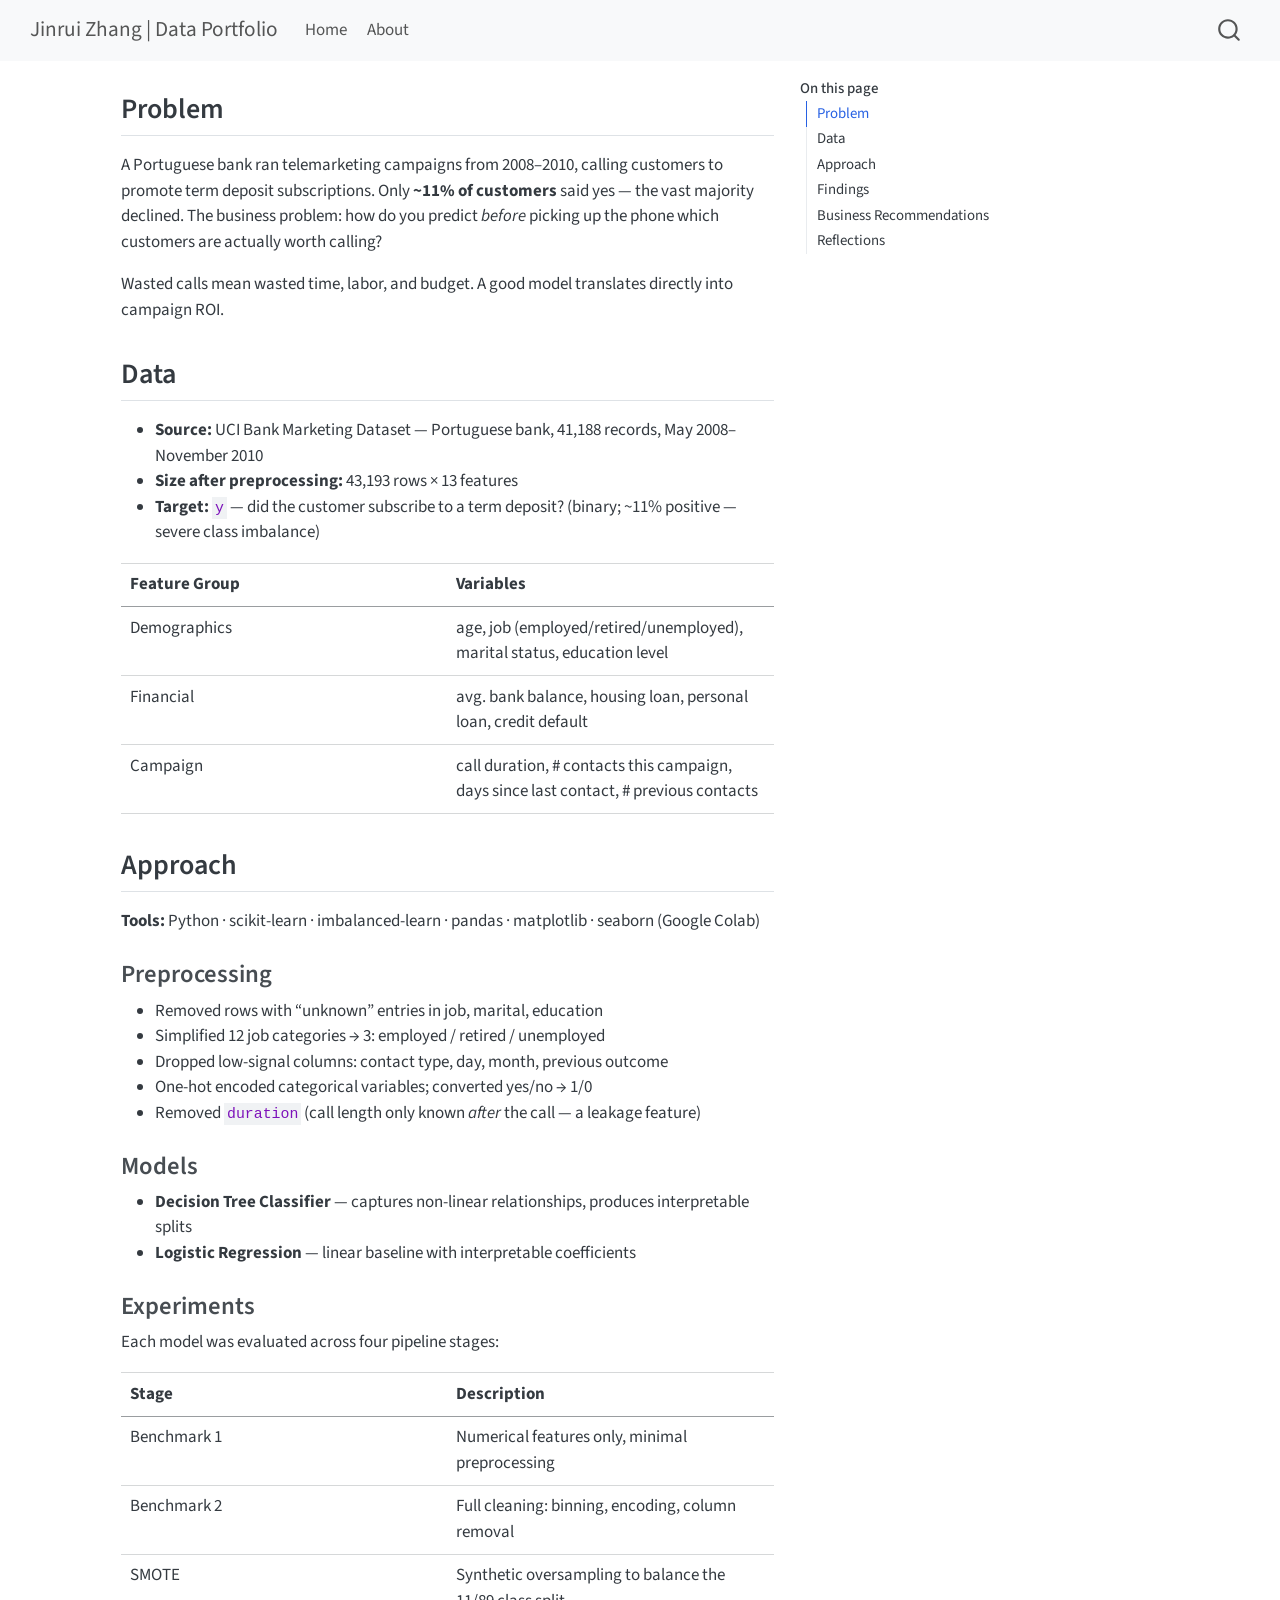
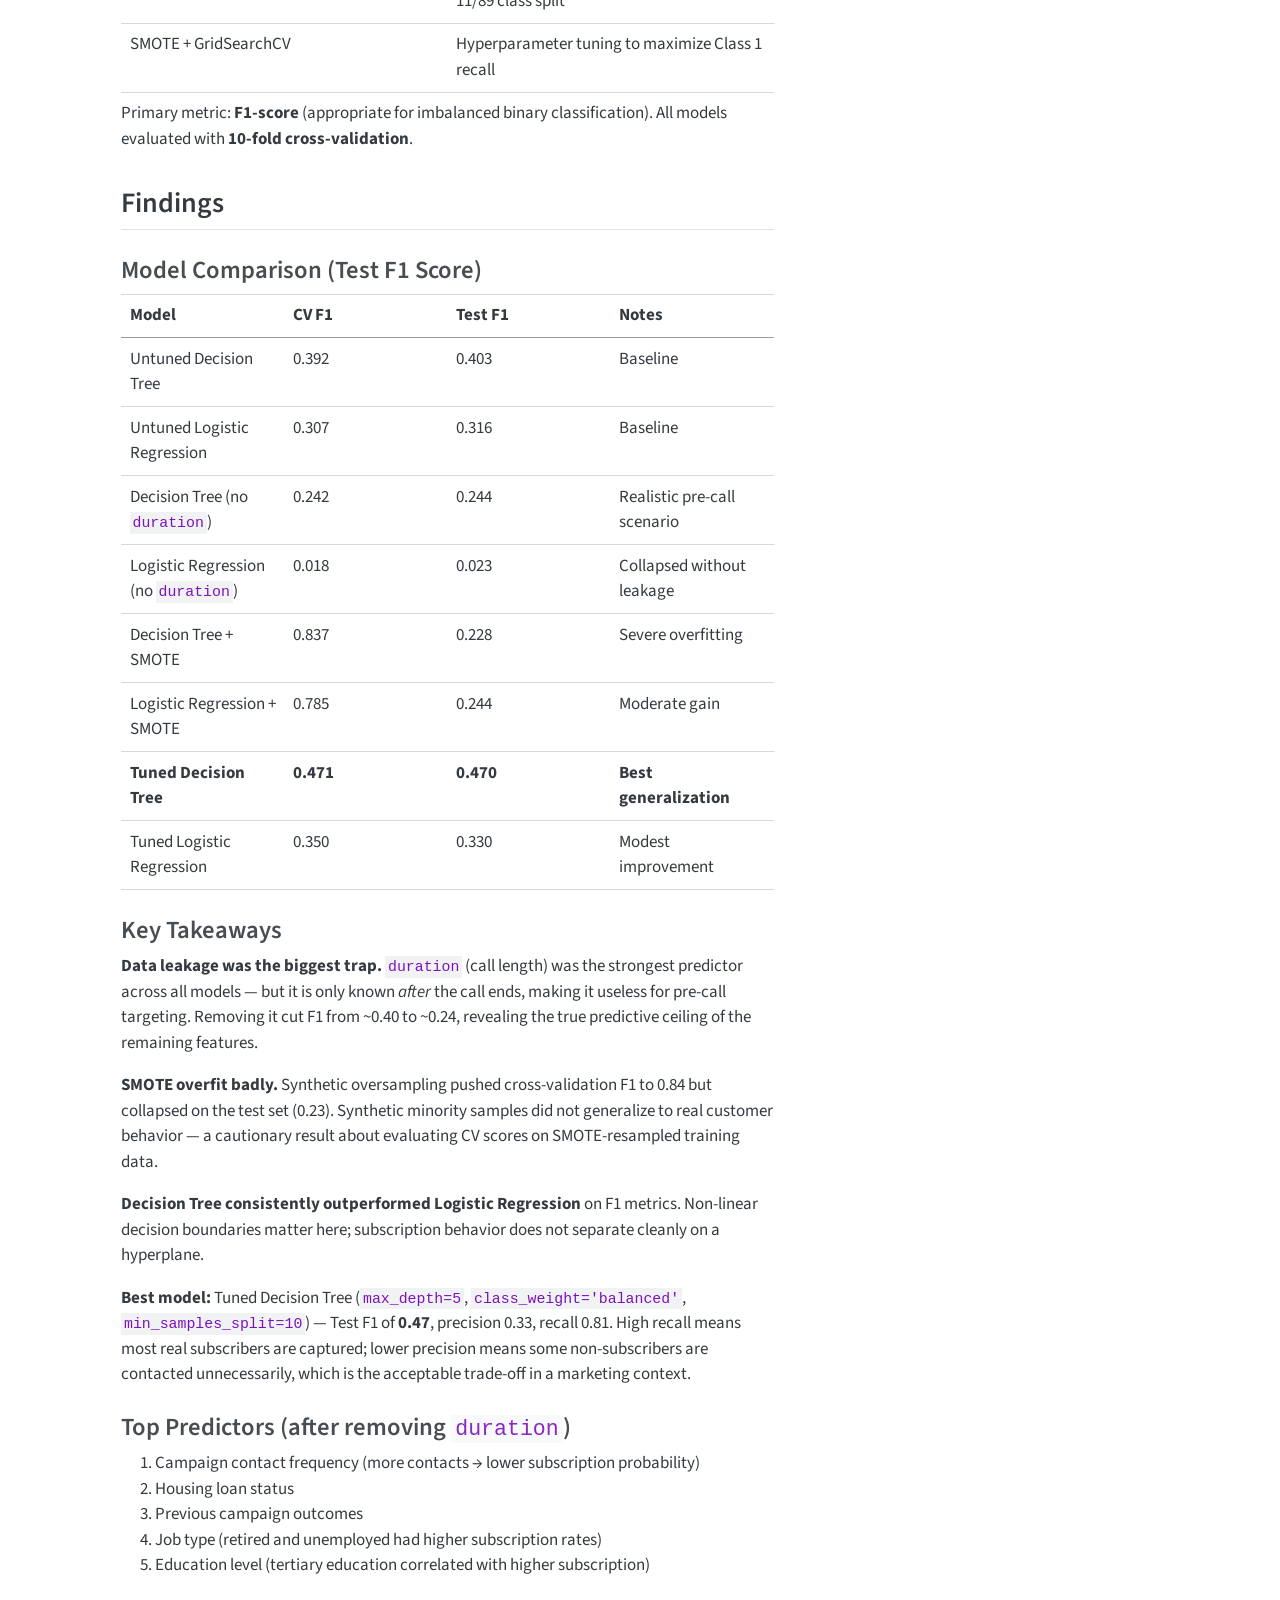
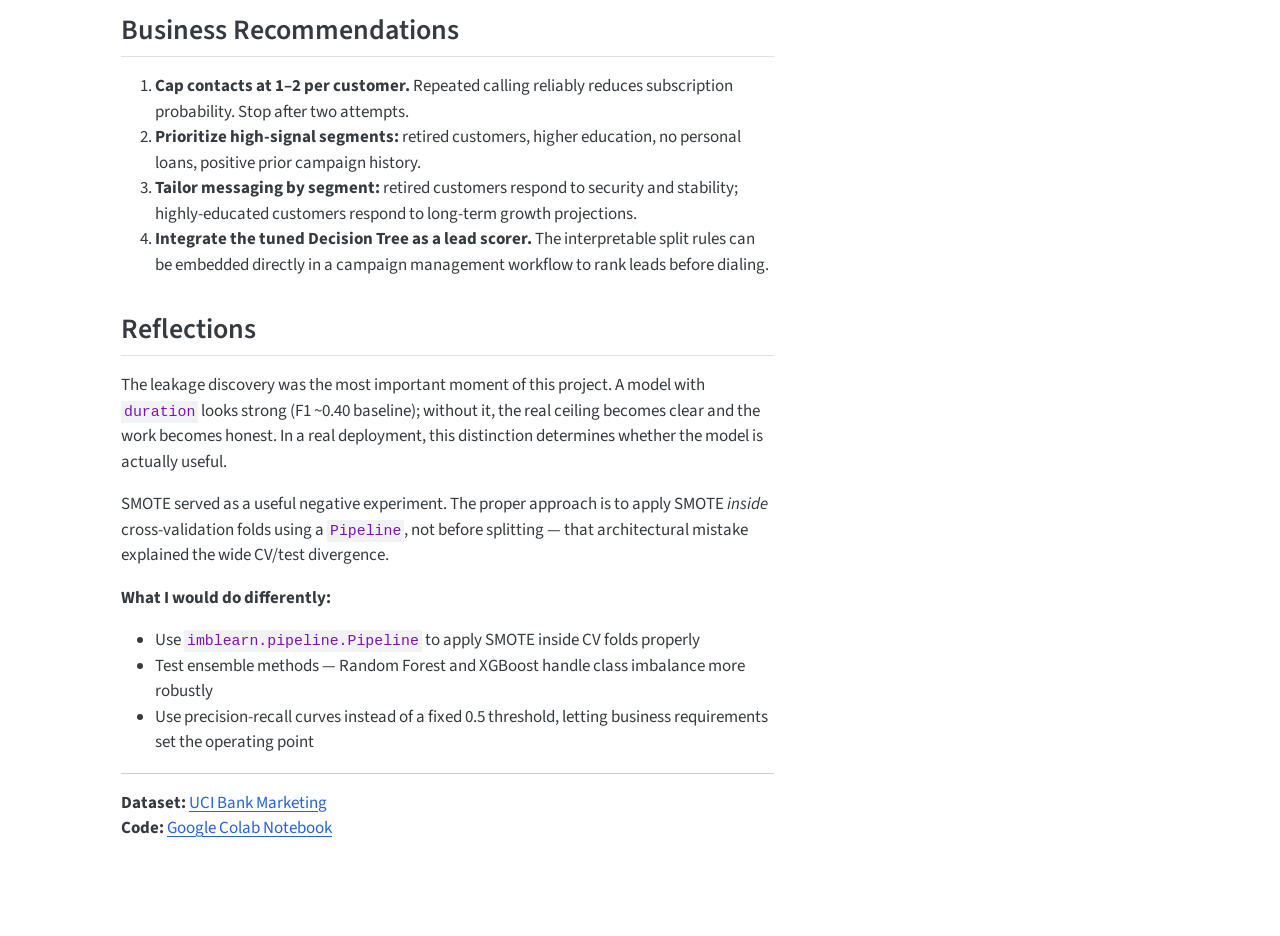
<file: uci-projects-portfolio/ML/bank-marketing-ml/index.html>
<!DOCTYPE html>
<html xmlns="http://www.w3.org/1999/xhtml" lang="en" xml:lang="en"><head>

<meta charset="utf-8">
<meta name="generator" content="quarto-1.9.38">

<meta name="viewport" content="width=device-width, initial-scale=1.0, user-scalable=yes">

<meta name="author" content="Jinrui Zhang">
<meta name="dcterms.date" content="2025-12-01">
<meta name="description" content="Compared Decision Tree and Logistic Regression classifiers on imbalanced UCI Bank Marketing data, addressed data leakage, applied SMOTE, and used GridSearchCV to identify high-probability customers for term deposit subscriptions.">

<title>Predicting Bank Marketing Campaign Subscriptions – Jinrui Zhang | Data Portfolio</title>
<style>
/* Default styles provided by pandoc.
** See https://pandoc.org/MANUAL.html#variables-for-html for config info.
*/
code{white-space: pre-wrap;}
span.smallcaps{font-variant: small-caps;}
div.columns{display: flex; gap: min(4vw, 1.5em);}
div.column{flex: auto; overflow-x: auto;}
div.hanging-indent{margin-left: 1.5em; text-indent: -1.5em;}
ul.task-list{list-style: none;}
ul.task-list li input[type="checkbox"] {
  width: 0.8em;
  margin: 0 0.8em 0.2em -1em; /* quarto-specific, see https://github.com/quarto-dev/quarto-cli/issues/4556 */ 
  vertical-align: middle;
}
</style>


<script src="../../../site_libs/quarto-nav/quarto-nav.js"></script>
<script src="../../../site_libs/quarto-nav/headroom.min.js"></script>
<script src="../../../site_libs/clipboard/clipboard.min.js"></script>
<script src="../../../site_libs/quarto-search/autocomplete.umd.js"></script>
<script src="../../../site_libs/quarto-search/fuse.min.js"></script>
<script src="../../../site_libs/quarto-search/quarto-search.js"></script>
<meta name="quarto:offset" content="../../../">
<script src="../../../site_libs/quarto-html/quarto.js" type="module"></script>
<script src="../../../site_libs/quarto-html/tabsets/tabsets.js" type="module"></script>
<script src="../../../site_libs/quarto-html/popper.min.js"></script>
<script src="../../../site_libs/quarto-html/tippy.umd.min.js"></script>
<script src="../../../site_libs/quarto-html/anchor.min.js"></script>
<link href="../../../site_libs/quarto-html/tippy.css" rel="stylesheet">
<link href="../../../site_libs/quarto-html/quarto-syntax-highlighting-15634bcf2e68342d4ad2dfa704d543f6.css" rel="stylesheet" id="quarto-text-highlighting-styles">
<script src="../../../site_libs/bootstrap/bootstrap.min.js"></script>
<link href="../../../site_libs/bootstrap/bootstrap-icons.css" rel="stylesheet">
<link href="../../../site_libs/bootstrap/bootstrap-94b323657c735dfe3b1bf6ebb2c33a55.min.css" rel="stylesheet" append-hash="true" id="quarto-bootstrap" data-mode="light">
<script id="quarto-search-options" type="application/json">{
  "location": "navbar",
  "copy-button": false,
  "collapse-after": 3,
  "panel-placement": "end",
  "type": "overlay",
  "limit": 50,
  "keyboard-shortcut": [
    "f",
    "/",
    "s"
  ],
  "show-item-context": false,
  "language": {
    "search-no-results-text": "No results",
    "search-matching-documents-text": "matching documents",
    "search-copy-link-title": "Copy link to search",
    "search-hide-matches-text": "Hide additional matches",
    "search-more-match-text": "more match in this document",
    "search-more-matches-text": "more matches in this document",
    "search-clear-button-title": "Clear",
    "search-text-placeholder": "",
    "search-detached-cancel-button-title": "Cancel",
    "search-submit-button-title": "Submit",
    "search-label": "Search"
  }
}</script>


<link rel="stylesheet" href="../../../styles.css">
</head>

<body class="nav-fixed quarto-light">

<div id="quarto-search-results"></div>
  <header id="quarto-header" class="headroom fixed-top">
    <nav class="navbar navbar-expand-lg " data-bs-theme="dark">
      <div class="navbar-container container-fluid">
      <div class="navbar-brand-container mx-auto">
    <a class="navbar-brand" href="../../../index.html">
    <span class="navbar-title">Jinrui Zhang | Data Portfolio</span>
    </a>
  </div>
            <div id="quarto-search" class="" title="Search"></div>
          <button class="navbar-toggler" type="button" data-bs-toggle="collapse" data-bs-target="#navbarCollapse" aria-controls="navbarCollapse" role="menu" aria-expanded="false" aria-label="Toggle navigation" onclick="if (window.quartoToggleHeadroom) { window.quartoToggleHeadroom(); }">
  <span class="navbar-toggler-icon"></span>
</button>
          <div class="collapse navbar-collapse" id="navbarCollapse">
            <ul class="navbar-nav navbar-nav-scroll me-auto">
  <li class="nav-item">
    <a class="nav-link" href="../../../index.html"> 
<span class="menu-text">Home</span></a>
  </li>  
  <li class="nav-item">
    <a class="nav-link" href="../../../about.html"> 
<span class="menu-text">About</span></a>
  </li>  
</ul>
          </div> <!-- /navcollapse -->
            <div class="quarto-navbar-tools">
</div>
      </div> <!-- /container-fluid -->
    </nav>
</header>
<!-- content -->
<div id="quarto-content" class="quarto-container page-columns page-rows-contents page-layout-article page-navbar">
<!-- sidebar -->
<!-- margin-sidebar -->
    <div id="quarto-margin-sidebar" class="sidebar margin-sidebar">
        <nav id="TOC" role="doc-toc" class="toc-active">
    <h2 id="toc-title">On this page</h2>
   
  <ul>
  <li><a href="#problem" id="toc-problem" class="nav-link active" data-scroll-target="#problem">Problem</a></li>
  <li><a href="#data" id="toc-data" class="nav-link" data-scroll-target="#data">Data</a></li>
  <li><a href="#approach" id="toc-approach" class="nav-link" data-scroll-target="#approach">Approach</a>
  <ul class="collapse">
  <li><a href="#preprocessing" id="toc-preprocessing" class="nav-link" data-scroll-target="#preprocessing">Preprocessing</a></li>
  <li><a href="#models" id="toc-models" class="nav-link" data-scroll-target="#models">Models</a></li>
  <li><a href="#experiments" id="toc-experiments" class="nav-link" data-scroll-target="#experiments">Experiments</a></li>
  </ul></li>
  <li><a href="#findings" id="toc-findings" class="nav-link" data-scroll-target="#findings">Findings</a>
  <ul class="collapse">
  <li><a href="#model-comparison-test-f1-score" id="toc-model-comparison-test-f1-score" class="nav-link" data-scroll-target="#model-comparison-test-f1-score">Model Comparison (Test F1 Score)</a></li>
  <li><a href="#key-takeaways" id="toc-key-takeaways" class="nav-link" data-scroll-target="#key-takeaways">Key Takeaways</a></li>
  <li><a href="#top-predictors-after-removing-duration" id="toc-top-predictors-after-removing-duration" class="nav-link" data-scroll-target="#top-predictors-after-removing-duration">Top Predictors (after removing <code>duration</code>)</a></li>
  </ul></li>
  <li><a href="#business-recommendations" id="toc-business-recommendations" class="nav-link" data-scroll-target="#business-recommendations">Business Recommendations</a></li>
  <li><a href="#reflections" id="toc-reflections" class="nav-link" data-scroll-target="#reflections">Reflections</a></li>
  </ul>
</nav>
    </div>
<!-- main -->
<main class="content" id="quarto-document-content">

<header id="title-block-header" class="quarto-title-block default">
<div class="quarto-title">
<h1 class="title">Predicting Bank Marketing Campaign Subscriptions</h1>
  <div class="quarto-categories">
    <div class="quarto-category">machine-learning</div>
    <div class="quarto-category">classification</div>
    <div class="quarto-category">python</div>
    <div class="quarto-category">imbalanced-data</div>
  </div>
  </div>

<div>
  <div class="description">
    Compared Decision Tree and Logistic Regression classifiers on imbalanced UCI Bank Marketing data, addressed data leakage, applied SMOTE, and used GridSearchCV to identify high-probability customers for term deposit subscriptions.
  </div>
</div>


<div class="quarto-title-meta">

    <div>
    <div class="quarto-title-meta-heading">Author</div>
    <div class="quarto-title-meta-contents">
             <p>Jinrui Zhang </p>
          </div>
  </div>
    
    <div>
    <div class="quarto-title-meta-heading">Published</div>
    <div class="quarto-title-meta-contents">
      <p class="date">December 1, 2025</p>
    </div>
  </div>
  
    
  </div>
  


</header>


<section id="problem" class="level2">
<h2 class="anchored" data-anchor-id="problem">Problem</h2>
<p>A Portuguese bank ran telemarketing campaigns from 2008–2010, calling customers to promote term deposit subscriptions. Only <strong>~11% of customers</strong> said yes — the vast majority declined. The business problem: how do you predict <em>before</em> picking up the phone which customers are actually worth calling?</p>
<p>Wasted calls mean wasted time, labor, and budget. A good model translates directly into campaign ROI.</p>
</section>
<section id="data" class="level2">
<h2 class="anchored" data-anchor-id="data">Data</h2>
<ul>
<li><strong>Source:</strong> UCI Bank Marketing Dataset — Portuguese bank, 41,188 records, May 2008–November 2010</li>
<li><strong>Size after preprocessing:</strong> 43,193 rows × 13 features</li>
<li><strong>Target:</strong> <code>y</code> — did the customer subscribe to a term deposit? (binary; ~11% positive — severe class imbalance)</li>
</ul>
<table class="caption-top table">
<colgroup>
<col style="width: 50%">
<col style="width: 50%">
</colgroup>
<thead>
<tr class="header">
<th>Feature Group</th>
<th>Variables</th>
</tr>
</thead>
<tbody>
<tr class="odd">
<td>Demographics</td>
<td>age, job (employed/retired/unemployed), marital status, education level</td>
</tr>
<tr class="even">
<td>Financial</td>
<td>avg. bank balance, housing loan, personal loan, credit default</td>
</tr>
<tr class="odd">
<td>Campaign</td>
<td>call duration, # contacts this campaign, days since last contact, # previous contacts</td>
</tr>
</tbody>
</table>
</section>
<section id="approach" class="level2">
<h2 class="anchored" data-anchor-id="approach">Approach</h2>
<p><strong>Tools:</strong> Python · scikit-learn · imbalanced-learn · pandas · matplotlib · seaborn (Google Colab)</p>
<section id="preprocessing" class="level3">
<h3 class="anchored" data-anchor-id="preprocessing">Preprocessing</h3>
<ul>
<li>Removed rows with “unknown” entries in job, marital, education</li>
<li>Simplified 12 job categories → 3: employed / retired / unemployed</li>
<li>Dropped low-signal columns: contact type, day, month, previous outcome</li>
<li>One-hot encoded categorical variables; converted yes/no → 1/0</li>
<li>Removed <code>duration</code> (call length only known <em>after</em> the call — a leakage feature)</li>
</ul>
</section>
<section id="models" class="level3">
<h3 class="anchored" data-anchor-id="models">Models</h3>
<ul>
<li><strong>Decision Tree Classifier</strong> — captures non-linear relationships, produces interpretable splits</li>
<li><strong>Logistic Regression</strong> — linear baseline with interpretable coefficients</li>
</ul>
</section>
<section id="experiments" class="level3">
<h3 class="anchored" data-anchor-id="experiments">Experiments</h3>
<p>Each model was evaluated across four pipeline stages:</p>
<table class="caption-top table">
<colgroup>
<col style="width: 50%">
<col style="width: 50%">
</colgroup>
<thead>
<tr class="header">
<th>Stage</th>
<th>Description</th>
</tr>
</thead>
<tbody>
<tr class="odd">
<td>Benchmark 1</td>
<td>Numerical features only, minimal preprocessing</td>
</tr>
<tr class="even">
<td>Benchmark 2</td>
<td>Full cleaning: binning, encoding, column removal</td>
</tr>
<tr class="odd">
<td>SMOTE</td>
<td>Synthetic oversampling to balance the 11/89 class split</td>
</tr>
<tr class="even">
<td>SMOTE + GridSearchCV</td>
<td>Hyperparameter tuning to maximize Class 1 recall</td>
</tr>
</tbody>
</table>
<p>Primary metric: <strong>F1-score</strong> (appropriate for imbalanced binary classification). All models evaluated with <strong>10-fold cross-validation</strong>.</p>
</section>
</section>
<section id="findings" class="level2">
<h2 class="anchored" data-anchor-id="findings">Findings</h2>
<section id="model-comparison-test-f1-score" class="level3">
<h3 class="anchored" data-anchor-id="model-comparison-test-f1-score">Model Comparison (Test F1 Score)</h3>
<table class="caption-top table">
<colgroup>
<col style="width: 25%">
<col style="width: 25%">
<col style="width: 25%">
<col style="width: 25%">
</colgroup>
<thead>
<tr class="header">
<th>Model</th>
<th>CV F1</th>
<th>Test F1</th>
<th>Notes</th>
</tr>
</thead>
<tbody>
<tr class="odd">
<td>Untuned Decision Tree</td>
<td>0.392</td>
<td>0.403</td>
<td>Baseline</td>
</tr>
<tr class="even">
<td>Untuned Logistic Regression</td>
<td>0.307</td>
<td>0.316</td>
<td>Baseline</td>
</tr>
<tr class="odd">
<td>Decision Tree (no <code>duration</code>)</td>
<td>0.242</td>
<td>0.244</td>
<td>Realistic pre-call scenario</td>
</tr>
<tr class="even">
<td>Logistic Regression (no <code>duration</code>)</td>
<td>0.018</td>
<td>0.023</td>
<td>Collapsed without leakage</td>
</tr>
<tr class="odd">
<td>Decision Tree + SMOTE</td>
<td>0.837</td>
<td>0.228</td>
<td>Severe overfitting</td>
</tr>
<tr class="even">
<td>Logistic Regression + SMOTE</td>
<td>0.785</td>
<td>0.244</td>
<td>Moderate gain</td>
</tr>
<tr class="odd">
<td><strong>Tuned Decision Tree</strong></td>
<td><strong>0.471</strong></td>
<td><strong>0.470</strong></td>
<td><strong>Best generalization</strong></td>
</tr>
<tr class="even">
<td>Tuned Logistic Regression</td>
<td>0.350</td>
<td>0.330</td>
<td>Modest improvement</td>
</tr>
</tbody>
</table>
</section>
<section id="key-takeaways" class="level3">
<h3 class="anchored" data-anchor-id="key-takeaways">Key Takeaways</h3>
<p><strong>Data leakage was the biggest trap.</strong> <code>duration</code> (call length) was the strongest predictor across all models — but it is only known <em>after</em> the call ends, making it useless for pre-call targeting. Removing it cut F1 from ~0.40 to ~0.24, revealing the true predictive ceiling of the remaining features.</p>
<p><strong>SMOTE overfit badly.</strong> Synthetic oversampling pushed cross-validation F1 to 0.84 but collapsed on the test set (0.23). Synthetic minority samples did not generalize to real customer behavior — a cautionary result about evaluating CV scores on SMOTE-resampled training data.</p>
<p><strong>Decision Tree consistently outperformed Logistic Regression</strong> on F1 metrics. Non-linear decision boundaries matter here; subscription behavior does not separate cleanly on a hyperplane.</p>
<p><strong>Best model:</strong> Tuned Decision Tree (<code>max_depth=5</code>, <code>class_weight='balanced'</code>, <code>min_samples_split=10</code>) — Test F1 of <strong>0.47</strong>, precision 0.33, recall 0.81. High recall means most real subscribers are captured; lower precision means some non-subscribers are contacted unnecessarily, which is the acceptable trade-off in a marketing context.</p>
</section>
<section id="top-predictors-after-removing-duration" class="level3">
<h3 class="anchored" data-anchor-id="top-predictors-after-removing-duration">Top Predictors (after removing <code>duration</code>)</h3>
<ol type="1">
<li>Campaign contact frequency (more contacts → lower subscription probability)</li>
<li>Housing loan status</li>
<li>Previous campaign outcomes</li>
<li>Job type (retired and unemployed had higher subscription rates)</li>
<li>Education level (tertiary education correlated with higher subscription)</li>
</ol>
</section>
</section>
<section id="business-recommendations" class="level2">
<h2 class="anchored" data-anchor-id="business-recommendations">Business Recommendations</h2>
<ol type="1">
<li><strong>Cap contacts at 1–2 per customer.</strong> Repeated calling reliably reduces subscription probability. Stop after two attempts.</li>
<li><strong>Prioritize high-signal segments:</strong> retired customers, higher education, no personal loans, positive prior campaign history.</li>
<li><strong>Tailor messaging by segment:</strong> retired customers respond to security and stability; highly-educated customers respond to long-term growth projections.</li>
<li><strong>Integrate the tuned Decision Tree as a lead scorer.</strong> The interpretable split rules can be embedded directly in a campaign management workflow to rank leads before dialing.</li>
</ol>
</section>
<section id="reflections" class="level2">
<h2 class="anchored" data-anchor-id="reflections">Reflections</h2>
<p>The leakage discovery was the most important moment of this project. A model with <code>duration</code> looks strong (F1 ~0.40 baseline); without it, the real ceiling becomes clear and the work becomes honest. In a real deployment, this distinction determines whether the model is actually useful.</p>
<p>SMOTE served as a useful negative experiment. The proper approach is to apply SMOTE <em>inside</em> cross-validation folds using a <code>Pipeline</code>, not before splitting — that architectural mistake explained the wide CV/test divergence.</p>
<p><strong>What I would do differently:</strong></p>
<ul>
<li>Use <code>imblearn.pipeline.Pipeline</code> to apply SMOTE inside CV folds properly</li>
<li>Test ensemble methods — Random Forest and XGBoost handle class imbalance more robustly</li>
<li>Use precision-recall curves instead of a fixed 0.5 threshold, letting business requirements set the operating point</li>
</ul>
<hr>
<p><strong>Dataset:</strong> <a href="https://archive.ics.uci.edu/dataset/222/bank+marketing">UCI Bank Marketing</a><br>
<strong>Code:</strong> <a href="https://colab.research.google.com/drive/1hDadJ2S8Y25r5SaDhaTGS7qVz6vLzW3f?usp=sharing">Google Colab Notebook</a></p>


</section>

</main> <!-- /main -->
<script id="quarto-html-after-body" type="application/javascript">
  window.document.addEventListener("DOMContentLoaded", function (event) {
    const icon = "";
    const anchorJS = new window.AnchorJS();
    anchorJS.options = {
      placement: 'right',
      icon: icon
    };
    anchorJS.add('.anchored');
    const isCodeAnnotation = (el) => {
      for (const clz of el.classList) {
        if (clz.startsWith('code-annotation-')) {                     
          return true;
        }
      }
      return false;
    }
    const onCopySuccess = function(e) {
      // button target
      const button = e.trigger;
      // don't keep focus
      button.blur();
      // flash "checked"
      button.classList.add('code-copy-button-checked');
      var currentTitle = button.getAttribute("title");
      button.setAttribute("title", "Copied!");
      let tooltip;
      if (window.bootstrap) {
        button.setAttribute("data-bs-toggle", "tooltip");
        button.setAttribute("data-bs-placement", "left");
        button.setAttribute("data-bs-title", "Copied!");
        tooltip = new bootstrap.Tooltip(button, 
          { trigger: "manual", 
            customClass: "code-copy-button-tooltip",
            offset: [0, -8]});
        tooltip.show();    
      }
      setTimeout(function() {
        if (tooltip) {
          tooltip.hide();
          button.removeAttribute("data-bs-title");
          button.removeAttribute("data-bs-toggle");
          button.removeAttribute("data-bs-placement");
        }
        button.setAttribute("title", currentTitle);
        button.classList.remove('code-copy-button-checked');
      }, 1000);
      // clear code selection
      e.clearSelection();
    }
    const getTextToCopy = function(trigger) {
      const outerScaffold = trigger.parentElement.cloneNode(true);
      const codeEl = outerScaffold.querySelector('code');
      for (const childEl of codeEl.children) {
        if (isCodeAnnotation(childEl)) {
          childEl.remove();
        }
      }
      return codeEl.innerText;
    }
    const clipboard = new window.ClipboardJS('.code-copy-button:not([data-in-quarto-modal])', {
      text: getTextToCopy
    });
    clipboard.on('success', onCopySuccess);
    if (window.document.getElementById('quarto-embedded-source-code-modal')) {
      const clipboardModal = new window.ClipboardJS('.code-copy-button[data-in-quarto-modal]', {
        text: getTextToCopy,
        container: window.document.getElementById('quarto-embedded-source-code-modal')
      });
      clipboardModal.on('success', onCopySuccess);
    }
      var localhostRegex = new RegExp(/^(?:http|https):\/\/localhost\:?[0-9]*\//);
      var mailtoRegex = new RegExp(/^mailto:/);
        var filterRegex = new RegExp('/' + window.location.host + '/');
      var isInternal = (href) => {
          return filterRegex.test(href) || localhostRegex.test(href) || mailtoRegex.test(href);
      }
      // Inspect non-navigation links and adorn them if external
     var links = window.document.querySelectorAll('a[href]:not(.nav-link):not(.navbar-brand):not(.toc-action):not(.sidebar-link):not(.sidebar-item-toggle):not(.pagination-link):not(.no-external):not([aria-hidden]):not(.dropdown-item):not(.quarto-navigation-tool):not(.about-link)');
      for (var i=0; i<links.length; i++) {
        const link = links[i];
        if (!isInternal(link.href)) {
          // undo the damage that might have been done by quarto-nav.js in the case of
          // links that we want to consider external
          if (link.dataset.originalHref !== undefined) {
            link.href = link.dataset.originalHref;
          }
        }
      }
    function tippyHover(el, contentFn, onTriggerFn, onUntriggerFn) {
      const config = {
        allowHTML: true,
        maxWidth: 500,
        delay: 100,
        arrow: false,
        appendTo: function(el) {
            return el.parentElement;
        },
        interactive: true,
        interactiveBorder: 10,
        theme: 'quarto',
        placement: 'bottom-start',
      };
      if (contentFn) {
        config.content = contentFn;
      }
      if (onTriggerFn) {
        config.onTrigger = onTriggerFn;
      }
      if (onUntriggerFn) {
        config.onUntrigger = onUntriggerFn;
      }
      window.tippy(el, config); 
    }
    const noterefs = window.document.querySelectorAll('a[role="doc-noteref"]');
    for (var i=0; i<noterefs.length; i++) {
      const ref = noterefs[i];
      tippyHover(ref, function() {
        // use id or data attribute instead here
        let href = ref.getAttribute('data-footnote-href') || ref.getAttribute('href');
        try { href = new URL(href).hash; } catch {}
        const id = href.replace(/^#\/?/, "");
        const note = window.document.getElementById(id);
        if (note) {
          return note.innerHTML;
        } else {
          return "";
        }
      });
    }
    const xrefs = window.document.querySelectorAll('a.quarto-xref');
    const processXRef = (id, note) => {
      // Strip column container classes
      const stripColumnClz = (el) => {
        el.classList.remove("page-full", "page-columns");
        if (el.children) {
          for (const child of el.children) {
            stripColumnClz(child);
          }
        }
      }
      stripColumnClz(note)
      if (id === null || id.startsWith('sec-')) {
        // Special case sections, only their first couple elements
        const container = document.createElement("div");
        if (note.children && note.children.length > 2) {
          container.appendChild(note.children[0].cloneNode(true));
          for (let i = 1; i < note.children.length; i++) {
            const child = note.children[i];
            if (child.tagName === "P" && child.innerText === "") {
              continue;
            } else {
              container.appendChild(child.cloneNode(true));
              break;
            }
          }
          if (window.Quarto?.typesetMath) {
            window.Quarto.typesetMath(container);
          }
          return container.innerHTML
        } else {
          if (window.Quarto?.typesetMath) {
            window.Quarto.typesetMath(note);
          }
          return note.innerHTML;
        }
      } else {
        // Remove any anchor links if they are present
        const anchorLink = note.querySelector('a.anchorjs-link');
        if (anchorLink) {
          anchorLink.remove();
        }
        if (window.Quarto?.typesetMath) {
          window.Quarto.typesetMath(note);
        }
        if (note.classList.contains("callout")) {
          return note.outerHTML;
        } else {
          return note.innerHTML;
        }
      }
    }
    for (var i=0; i<xrefs.length; i++) {
      const xref = xrefs[i];
      tippyHover(xref, undefined, function(instance) {
        instance.disable();
        let url = xref.getAttribute('href');
        let hash = undefined; 
        if (url.startsWith('#')) {
          hash = url;
        } else {
          try { hash = new URL(url).hash; } catch {}
        }
        if (hash) {
          const id = hash.replace(/^#\/?/, "");
          const note = window.document.getElementById(id);
          if (note !== null) {
            try {
              const html = processXRef(id, note.cloneNode(true));
              instance.setContent(html);
            } finally {
              instance.enable();
              instance.show();
            }
          } else {
            // See if we can fetch this
            fetch(url.split('#')[0])
            .then(res => res.text())
            .then(html => {
              const parser = new DOMParser();
              const htmlDoc = parser.parseFromString(html, "text/html");
              const note = htmlDoc.getElementById(id);
              if (note !== null) {
                const html = processXRef(id, note);
                instance.setContent(html);
              } 
            }).finally(() => {
              instance.enable();
              instance.show();
            });
          }
        } else {
          // See if we can fetch a full url (with no hash to target)
          // This is a special case and we should probably do some content thinning / targeting
          fetch(url)
          .then(res => res.text())
          .then(html => {
            const parser = new DOMParser();
            const htmlDoc = parser.parseFromString(html, "text/html");
            const note = htmlDoc.querySelector('main.content');
            if (note !== null) {
              // This should only happen for chapter cross references
              // (since there is no id in the URL)
              // remove the first header
              if (note.children.length > 0 && note.children[0].tagName === "HEADER") {
                note.children[0].remove();
              }
              const html = processXRef(null, note);
              instance.setContent(html);
            } 
          }).finally(() => {
            instance.enable();
            instance.show();
          });
        }
      }, function(instance) {
      });
    }
        let selectedAnnoteEl;
        const selectorForAnnotation = ( cell, annotation) => {
          let cellAttr = 'data-code-cell="' + cell + '"';
          let lineAttr = 'data-code-annotation="' +  annotation + '"';
          const selector = 'span[' + cellAttr + '][' + lineAttr + ']';
          return selector;
        }
        const selectCodeLines = (annoteEl) => {
          const doc = window.document;
          const targetCell = annoteEl.getAttribute("data-target-cell");
          const targetAnnotation = annoteEl.getAttribute("data-target-annotation");
          const annoteSpan = window.document.querySelector(selectorForAnnotation(targetCell, targetAnnotation));
          const lines = annoteSpan.getAttribute("data-code-lines").split(",");
          const lineIds = lines.map((line) => {
            return targetCell + "-" + line;
          })
          let top = null;
          let height = null;
          let parent = null;
          if (lineIds.length > 0) {
              //compute the position of the single el (top and bottom and make a div)
              const el = window.document.getElementById(lineIds[0]);
              top = el.offsetTop;
              height = el.offsetHeight;
              parent = el.parentElement.parentElement;
            if (lineIds.length > 1) {
              const lastEl = window.document.getElementById(lineIds[lineIds.length - 1]);
              const bottom = lastEl.offsetTop + lastEl.offsetHeight;
              height = bottom - top;
            }
            if (top !== null && height !== null && parent !== null) {
              // cook up a div (if necessary) and position it 
              let div = window.document.getElementById("code-annotation-line-highlight");
              if (div === null) {
                div = window.document.createElement("div");
                div.setAttribute("id", "code-annotation-line-highlight");
                div.style.position = 'absolute';
                parent.appendChild(div);
              }
              div.style.top = top - 2 + "px";
              div.style.height = height + 4 + "px";
              div.style.left = 0;
              let gutterDiv = window.document.getElementById("code-annotation-line-highlight-gutter");
              if (gutterDiv === null) {
                gutterDiv = window.document.createElement("div");
                gutterDiv.setAttribute("id", "code-annotation-line-highlight-gutter");
                gutterDiv.style.position = 'absolute';
                const codeCell = window.document.getElementById(targetCell);
                const gutter = codeCell.querySelector('.code-annotation-gutter');
                gutter.appendChild(gutterDiv);
              }
              gutterDiv.style.top = top - 2 + "px";
              gutterDiv.style.height = height + 4 + "px";
            }
            selectedAnnoteEl = annoteEl;
          }
        };
        const unselectCodeLines = () => {
          const elementsIds = ["code-annotation-line-highlight", "code-annotation-line-highlight-gutter"];
          elementsIds.forEach((elId) => {
            const div = window.document.getElementById(elId);
            if (div) {
              div.remove();
            }
          });
          selectedAnnoteEl = undefined;
        };
          // Handle positioning of the toggle
      window.addEventListener(
        "resize",
        throttle(() => {
          elRect = undefined;
          if (selectedAnnoteEl) {
            selectCodeLines(selectedAnnoteEl);
          }
        }, 10)
      );
      function throttle(fn, ms) {
      let throttle = false;
      let timer;
        return (...args) => {
          if(!throttle) { // first call gets through
              fn.apply(this, args);
              throttle = true;
          } else { // all the others get throttled
              if(timer) clearTimeout(timer); // cancel #2
              timer = setTimeout(() => {
                fn.apply(this, args);
                timer = throttle = false;
              }, ms);
          }
        };
      }
        // Attach click handler to the DT
        const annoteDls = window.document.querySelectorAll('dt[data-target-cell]');
        for (const annoteDlNode of annoteDls) {
          annoteDlNode.addEventListener('click', (event) => {
            const clickedEl = event.target;
            if (clickedEl !== selectedAnnoteEl) {
              unselectCodeLines();
              const activeEl = window.document.querySelector('dt[data-target-cell].code-annotation-active');
              if (activeEl) {
                activeEl.classList.remove('code-annotation-active');
              }
              selectCodeLines(clickedEl);
              clickedEl.classList.add('code-annotation-active');
            } else {
              // Unselect the line
              unselectCodeLines();
              clickedEl.classList.remove('code-annotation-active');
            }
          });
        }
    const findCites = (el) => {
      const parentEl = el.parentElement;
      if (parentEl) {
        const cites = parentEl.dataset.cites;
        if (cites) {
          return {
            el,
            cites: cites.split(' ')
          };
        } else {
          return findCites(el.parentElement)
        }
      } else {
        return undefined;
      }
    };
    var bibliorefs = window.document.querySelectorAll('a[role="doc-biblioref"]');
    for (var i=0; i<bibliorefs.length; i++) {
      const ref = bibliorefs[i];
      const citeInfo = findCites(ref);
      if (citeInfo) {
        tippyHover(citeInfo.el, function() {
          var popup = window.document.createElement('div');
          citeInfo.cites.forEach(function(cite) {
            var citeDiv = window.document.createElement('div');
            citeDiv.classList.add('hanging-indent');
            citeDiv.classList.add('csl-entry');
            var biblioDiv = window.document.getElementById('ref-' + cite);
            if (biblioDiv) {
              citeDiv.innerHTML = biblioDiv.innerHTML;
            }
            popup.appendChild(citeDiv);
          });
          return popup.innerHTML;
        });
      }
    }
  });
  </script>
</div> <!-- /content -->




</body></html>
</file>
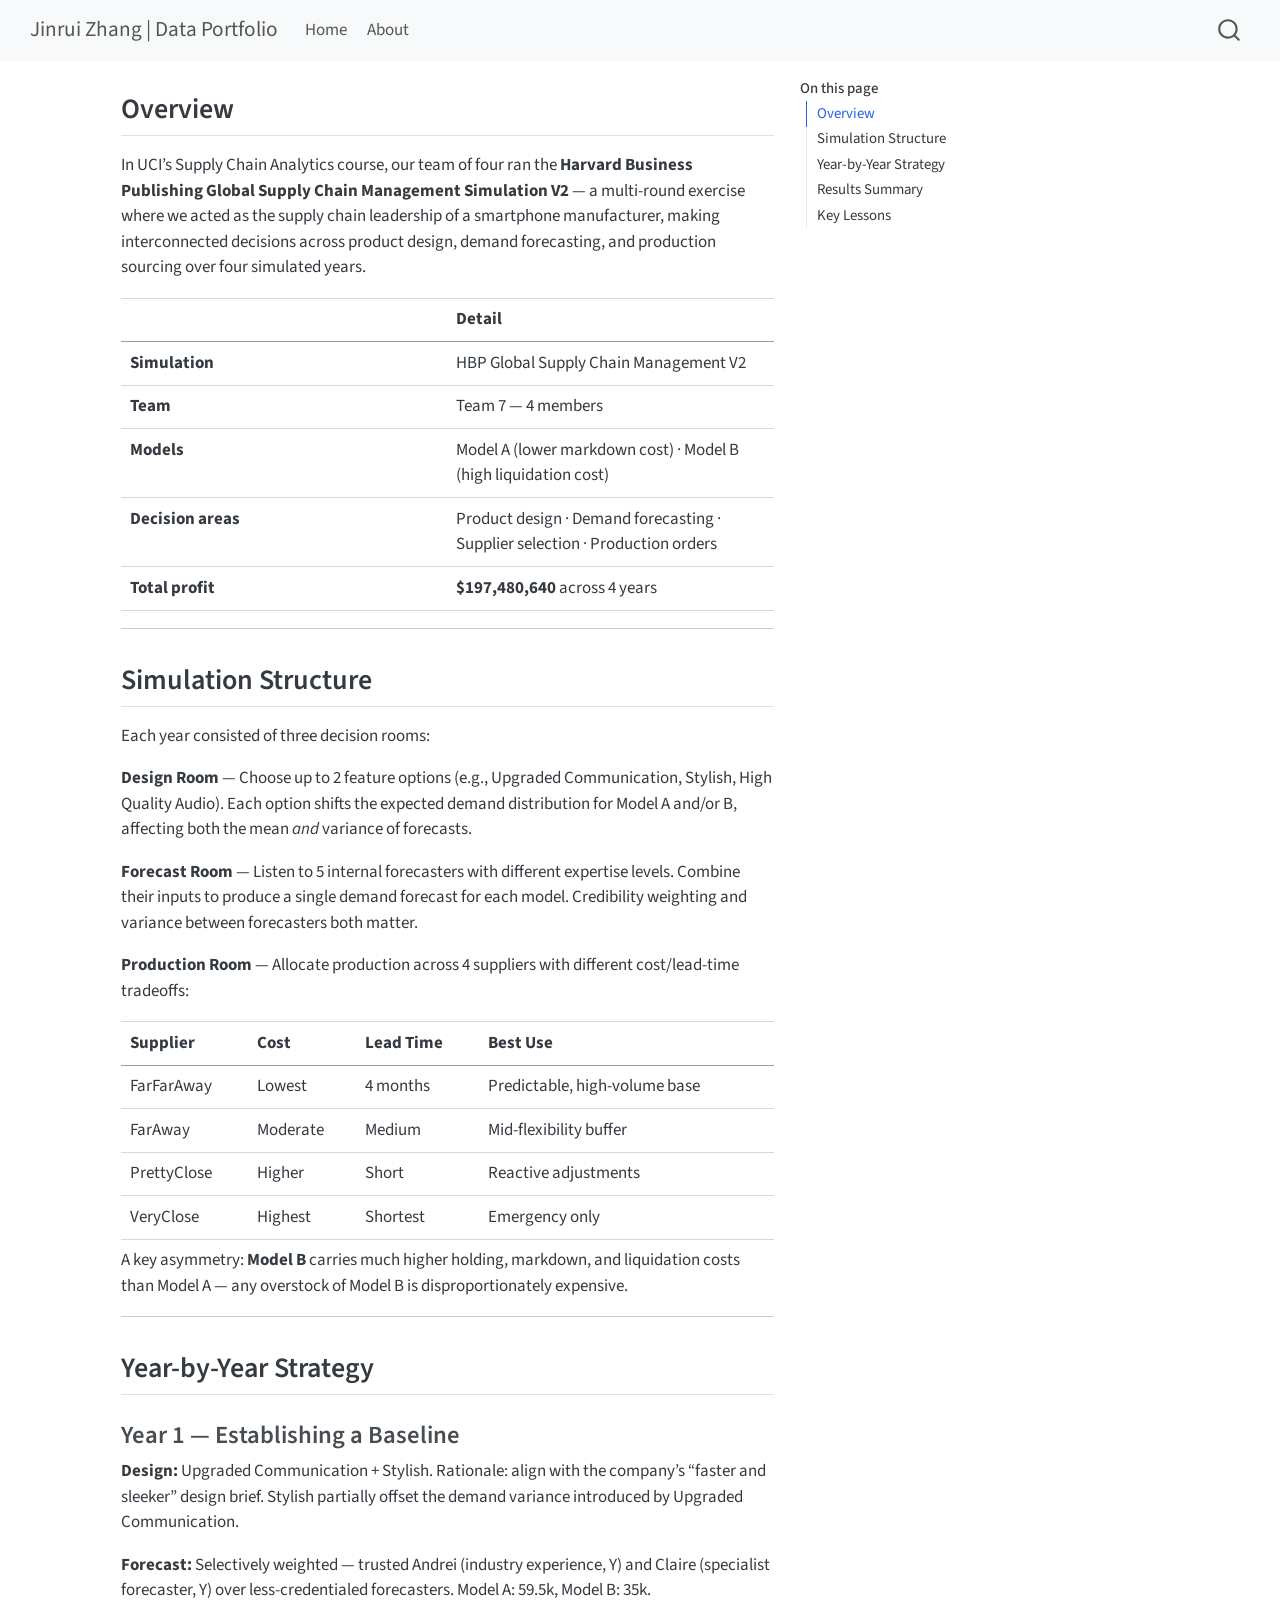
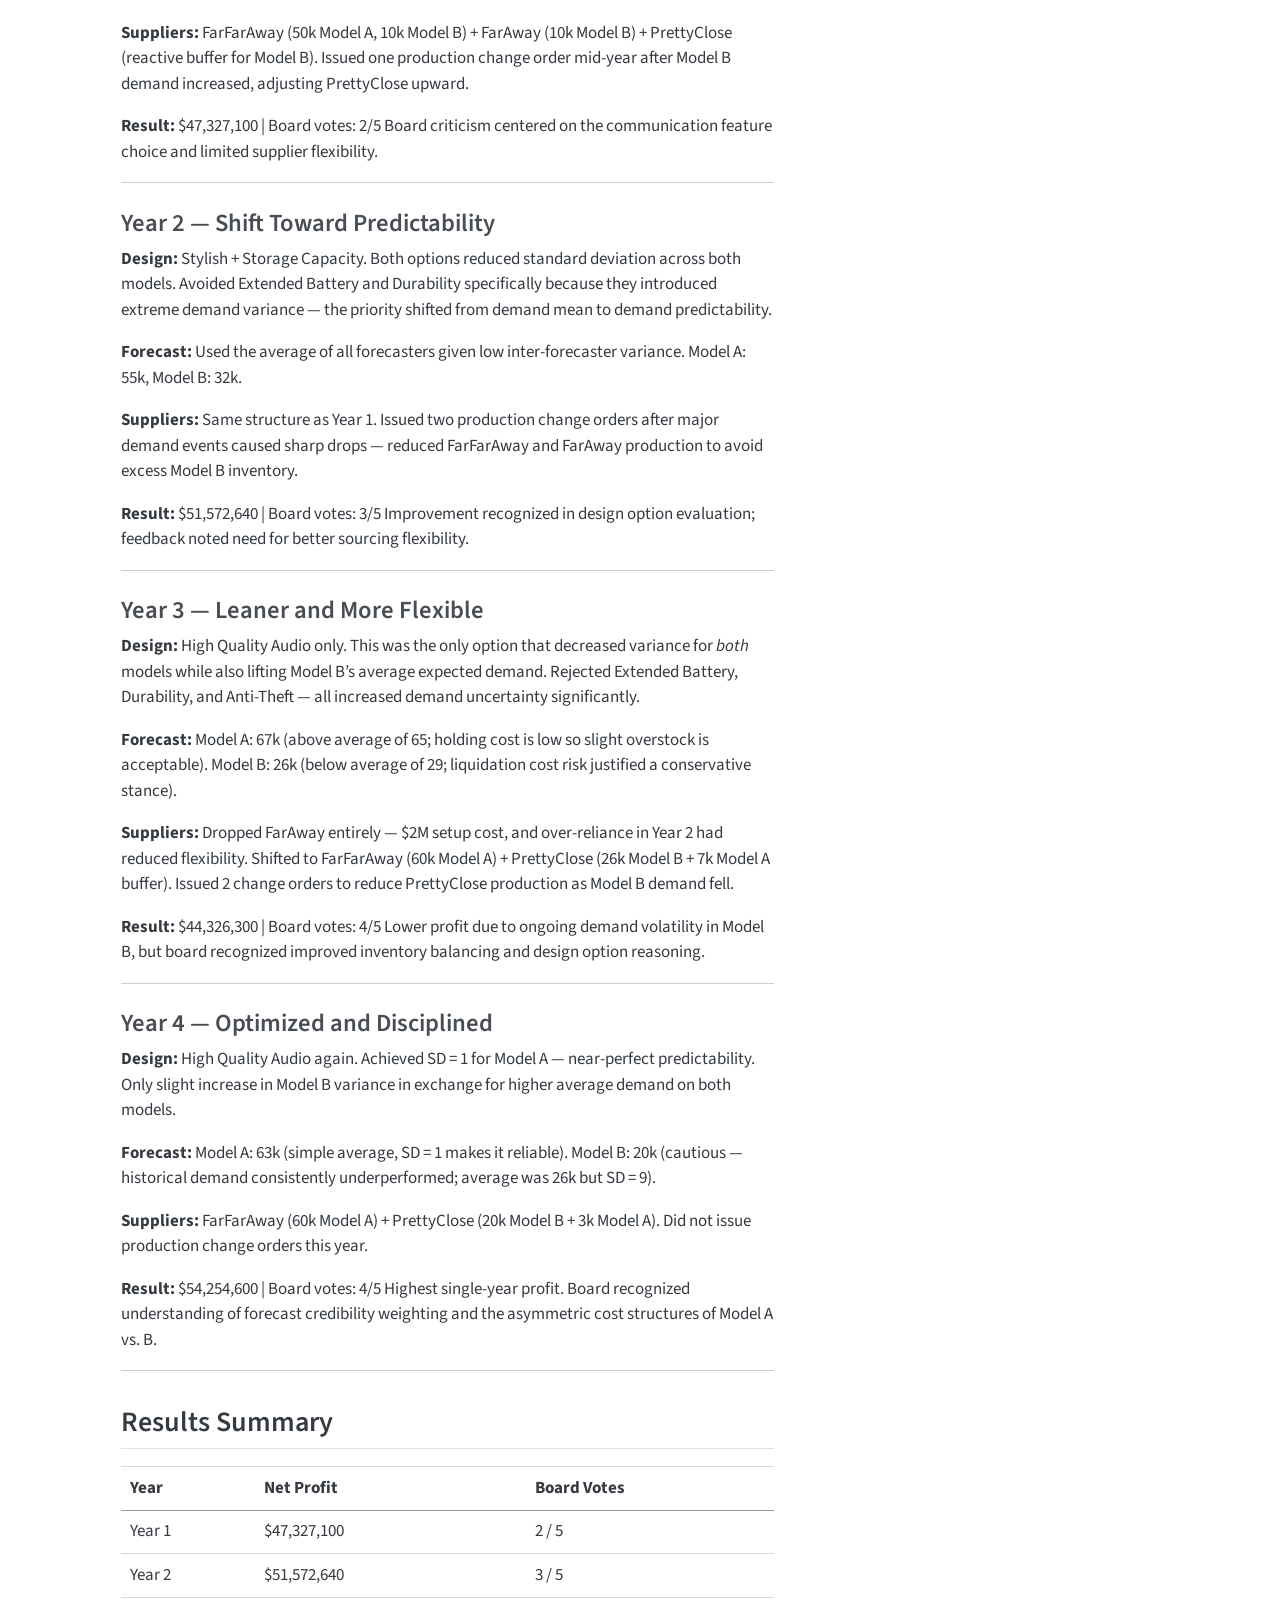
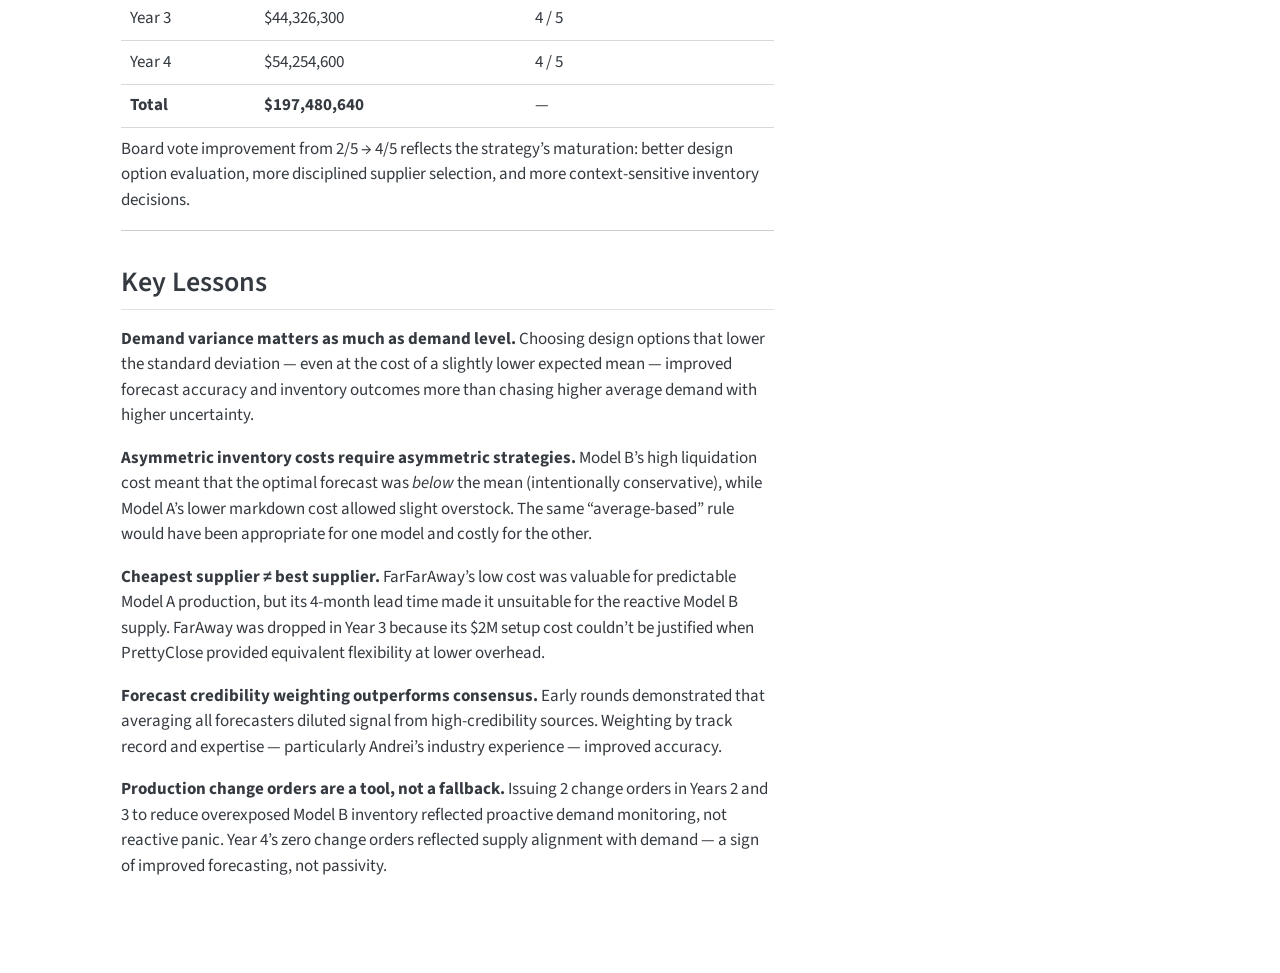
<file: uci-projects-portfolio/SCM/supply-chain-simulation/index.html>
<!DOCTYPE html>
<html xmlns="http://www.w3.org/1999/xhtml" lang="en" xml:lang="en"><head>

<meta charset="utf-8">
<meta name="generator" content="quarto-1.9.38">

<meta name="viewport" content="width=device-width, initial-scale=1.0, user-scalable=yes">

<meta name="author" content="Jinrui Zhang">
<meta name="dcterms.date" content="2026-05-21">
<meta name="description" content="Managed a simulated smartphone company through 4 years of supply chain decisions — balancing demand forecasting, supplier selection, and inventory risk to generate $197.5M in total profit.">

<title>Global Supply Chain Management Simulation – Jinrui Zhang | Data Portfolio</title>
<style>
/* Default styles provided by pandoc.
** See https://pandoc.org/MANUAL.html#variables-for-html for config info.
*/
code{white-space: pre-wrap;}
span.smallcaps{font-variant: small-caps;}
div.columns{display: flex; gap: min(4vw, 1.5em);}
div.column{flex: auto; overflow-x: auto;}
div.hanging-indent{margin-left: 1.5em; text-indent: -1.5em;}
ul.task-list{list-style: none;}
ul.task-list li input[type="checkbox"] {
  width: 0.8em;
  margin: 0 0.8em 0.2em -1em; /* quarto-specific, see https://github.com/quarto-dev/quarto-cli/issues/4556 */ 
  vertical-align: middle;
}
</style>


<script src="../../../site_libs/quarto-nav/quarto-nav.js"></script>
<script src="../../../site_libs/quarto-nav/headroom.min.js"></script>
<script src="../../../site_libs/clipboard/clipboard.min.js"></script>
<script src="../../../site_libs/quarto-search/autocomplete.umd.js"></script>
<script src="../../../site_libs/quarto-search/fuse.min.js"></script>
<script src="../../../site_libs/quarto-search/quarto-search.js"></script>
<meta name="quarto:offset" content="../../../">
<script src="../../../site_libs/quarto-html/quarto.js" type="module"></script>
<script src="../../../site_libs/quarto-html/tabsets/tabsets.js" type="module"></script>
<script src="../../../site_libs/quarto-html/popper.min.js"></script>
<script src="../../../site_libs/quarto-html/tippy.umd.min.js"></script>
<script src="../../../site_libs/quarto-html/anchor.min.js"></script>
<link href="../../../site_libs/quarto-html/tippy.css" rel="stylesheet">
<link href="../../../site_libs/quarto-html/quarto-syntax-highlighting-15634bcf2e68342d4ad2dfa704d543f6.css" rel="stylesheet" id="quarto-text-highlighting-styles">
<script src="../../../site_libs/bootstrap/bootstrap.min.js"></script>
<link href="../../../site_libs/bootstrap/bootstrap-icons.css" rel="stylesheet">
<link href="../../../site_libs/bootstrap/bootstrap-94b323657c735dfe3b1bf6ebb2c33a55.min.css" rel="stylesheet" append-hash="true" id="quarto-bootstrap" data-mode="light">
<script id="quarto-search-options" type="application/json">{
  "location": "navbar",
  "copy-button": false,
  "collapse-after": 3,
  "panel-placement": "end",
  "type": "overlay",
  "limit": 50,
  "keyboard-shortcut": [
    "f",
    "/",
    "s"
  ],
  "show-item-context": false,
  "language": {
    "search-no-results-text": "No results",
    "search-matching-documents-text": "matching documents",
    "search-copy-link-title": "Copy link to search",
    "search-hide-matches-text": "Hide additional matches",
    "search-more-match-text": "more match in this document",
    "search-more-matches-text": "more matches in this document",
    "search-clear-button-title": "Clear",
    "search-text-placeholder": "",
    "search-detached-cancel-button-title": "Cancel",
    "search-submit-button-title": "Submit",
    "search-label": "Search"
  }
}</script>


<link rel="stylesheet" href="../../../styles.css">
</head>

<body class="nav-fixed quarto-light">

<div id="quarto-search-results"></div>
  <header id="quarto-header" class="headroom fixed-top">
    <nav class="navbar navbar-expand-lg " data-bs-theme="dark">
      <div class="navbar-container container-fluid">
      <div class="navbar-brand-container mx-auto">
    <a class="navbar-brand" href="../../../index.html">
    <span class="navbar-title">Jinrui Zhang | Data Portfolio</span>
    </a>
  </div>
            <div id="quarto-search" class="" title="Search"></div>
          <button class="navbar-toggler" type="button" data-bs-toggle="collapse" data-bs-target="#navbarCollapse" aria-controls="navbarCollapse" role="menu" aria-expanded="false" aria-label="Toggle navigation" onclick="if (window.quartoToggleHeadroom) { window.quartoToggleHeadroom(); }">
  <span class="navbar-toggler-icon"></span>
</button>
          <div class="collapse navbar-collapse" id="navbarCollapse">
            <ul class="navbar-nav navbar-nav-scroll me-auto">
  <li class="nav-item">
    <a class="nav-link" href="../../../index.html"> 
<span class="menu-text">Home</span></a>
  </li>  
  <li class="nav-item">
    <a class="nav-link" href="../../../about.html"> 
<span class="menu-text">About</span></a>
  </li>  
</ul>
          </div> <!-- /navcollapse -->
            <div class="quarto-navbar-tools">
</div>
      </div> <!-- /container-fluid -->
    </nav>
</header>
<!-- content -->
<div id="quarto-content" class="quarto-container page-columns page-rows-contents page-layout-article page-navbar">
<!-- sidebar -->
<!-- margin-sidebar -->
    <div id="quarto-margin-sidebar" class="sidebar margin-sidebar">
        <nav id="TOC" role="doc-toc" class="toc-active">
    <h2 id="toc-title">On this page</h2>
   
  <ul>
  <li><a href="#overview" id="toc-overview" class="nav-link active" data-scroll-target="#overview">Overview</a></li>
  <li><a href="#simulation-structure" id="toc-simulation-structure" class="nav-link" data-scroll-target="#simulation-structure">Simulation Structure</a></li>
  <li><a href="#year-by-year-strategy" id="toc-year-by-year-strategy" class="nav-link" data-scroll-target="#year-by-year-strategy">Year-by-Year Strategy</a>
  <ul class="collapse">
  <li><a href="#year-1-establishing-a-baseline" id="toc-year-1-establishing-a-baseline" class="nav-link" data-scroll-target="#year-1-establishing-a-baseline">Year 1 — Establishing a Baseline</a></li>
  <li><a href="#year-2-shift-toward-predictability" id="toc-year-2-shift-toward-predictability" class="nav-link" data-scroll-target="#year-2-shift-toward-predictability">Year 2 — Shift Toward Predictability</a></li>
  <li><a href="#year-3-leaner-and-more-flexible" id="toc-year-3-leaner-and-more-flexible" class="nav-link" data-scroll-target="#year-3-leaner-and-more-flexible">Year 3 — Leaner and More Flexible</a></li>
  <li><a href="#year-4-optimized-and-disciplined" id="toc-year-4-optimized-and-disciplined" class="nav-link" data-scroll-target="#year-4-optimized-and-disciplined">Year 4 — Optimized and Disciplined</a></li>
  </ul></li>
  <li><a href="#results-summary" id="toc-results-summary" class="nav-link" data-scroll-target="#results-summary">Results Summary</a></li>
  <li><a href="#key-lessons" id="toc-key-lessons" class="nav-link" data-scroll-target="#key-lessons">Key Lessons</a></li>
  </ul>
</nav>
    </div>
<!-- main -->
<main class="content" id="quarto-document-content">

<header id="title-block-header" class="quarto-title-block default">
<div class="quarto-title">
<h1 class="title">Global Supply Chain Management Simulation</h1>
  <div class="quarto-categories">
    <div class="quarto-category">supply-chain</div>
    <div class="quarto-category">forecasting</div>
    <div class="quarto-category">inventory-management</div>
    <div class="quarto-category">simulation</div>
    <div class="quarto-category">operations</div>
  </div>
  </div>

<div>
  <div class="description">
    Managed a simulated smartphone company through 4 years of supply chain decisions — balancing demand forecasting, supplier selection, and inventory risk to generate $197.5M in total profit.
  </div>
</div>


<div class="quarto-title-meta">

    <div>
    <div class="quarto-title-meta-heading">Author</div>
    <div class="quarto-title-meta-contents">
             <p>Jinrui Zhang </p>
          </div>
  </div>
    
    <div>
    <div class="quarto-title-meta-heading">Published</div>
    <div class="quarto-title-meta-contents">
      <p class="date">May 21, 2026</p>
    </div>
  </div>
  
    
  </div>
  


</header>


<section id="overview" class="level2">
<h2 class="anchored" data-anchor-id="overview">Overview</h2>
<p>In UCI’s Supply Chain Analytics course, our team of four ran the <strong>Harvard Business Publishing Global Supply Chain Management Simulation V2</strong> — a multi-round exercise where we acted as the supply chain leadership of a smartphone manufacturer, making interconnected decisions across product design, demand forecasting, and production sourcing over four simulated years.</p>
<table class="caption-top table">
<colgroup>
<col style="width: 50%">
<col style="width: 50%">
</colgroup>
<thead>
<tr class="header">
<th></th>
<th>Detail</th>
</tr>
</thead>
<tbody>
<tr class="odd">
<td><strong>Simulation</strong></td>
<td>HBP Global Supply Chain Management V2</td>
</tr>
<tr class="even">
<td><strong>Team</strong></td>
<td>Team 7 — 4 members</td>
</tr>
<tr class="odd">
<td><strong>Models</strong></td>
<td>Model A (lower markdown cost) · Model B (high liquidation cost)</td>
</tr>
<tr class="even">
<td><strong>Decision areas</strong></td>
<td>Product design · Demand forecasting · Supplier selection · Production orders</td>
</tr>
<tr class="odd">
<td><strong>Total profit</strong></td>
<td><strong>$197,480,640</strong> across 4 years</td>
</tr>
</tbody>
</table>
<hr>
</section>
<section id="simulation-structure" class="level2">
<h2 class="anchored" data-anchor-id="simulation-structure">Simulation Structure</h2>
<p>Each year consisted of three decision rooms:</p>
<p><strong>Design Room</strong> — Choose up to 2 feature options (e.g., Upgraded Communication, Stylish, High Quality Audio). Each option shifts the expected demand distribution for Model A and/or B, affecting both the mean <em>and</em> variance of forecasts.</p>
<p><strong>Forecast Room</strong> — Listen to 5 internal forecasters with different expertise levels. Combine their inputs to produce a single demand forecast for each model. Credibility weighting and variance between forecasters both matter.</p>
<p><strong>Production Room</strong> — Allocate production across 4 suppliers with different cost/lead-time tradeoffs:</p>
<table class="caption-top table">
<thead>
<tr class="header">
<th>Supplier</th>
<th>Cost</th>
<th>Lead Time</th>
<th>Best Use</th>
</tr>
</thead>
<tbody>
<tr class="odd">
<td>FarFarAway</td>
<td>Lowest</td>
<td>4 months</td>
<td>Predictable, high-volume base</td>
</tr>
<tr class="even">
<td>FarAway</td>
<td>Moderate</td>
<td>Medium</td>
<td>Mid-flexibility buffer</td>
</tr>
<tr class="odd">
<td>PrettyClose</td>
<td>Higher</td>
<td>Short</td>
<td>Reactive adjustments</td>
</tr>
<tr class="even">
<td>VeryClose</td>
<td>Highest</td>
<td>Shortest</td>
<td>Emergency only</td>
</tr>
</tbody>
</table>
<p>A key asymmetry: <strong>Model B</strong> carries much higher holding, markdown, and liquidation costs than Model A — any overstock of Model B is disproportionately expensive.</p>
<hr>
</section>
<section id="year-by-year-strategy" class="level2">
<h2 class="anchored" data-anchor-id="year-by-year-strategy">Year-by-Year Strategy</h2>
<section id="year-1-establishing-a-baseline" class="level3">
<h3 class="anchored" data-anchor-id="year-1-establishing-a-baseline">Year 1 — Establishing a Baseline</h3>
<p><strong>Design:</strong> Upgraded Communication + Stylish. Rationale: align with the company’s “faster and sleeker” design brief. Stylish partially offset the demand variance introduced by Upgraded Communication.</p>
<p><strong>Forecast:</strong> Selectively weighted — trusted Andrei (industry experience, Y) and Claire (specialist forecaster, Y) over less-credentialed forecasters. Model A: 59.5k, Model B: 35k.</p>
<p><strong>Suppliers:</strong> FarFarAway (50k Model A, 10k Model B) + FarAway (10k Model B) + PrettyClose (reactive buffer for Model B). Issued one production change order mid-year after Model B demand increased, adjusting PrettyClose upward.</p>
<p><strong>Result:</strong> $47,327,100 | Board votes: 2/5 Board criticism centered on the communication feature choice and limited supplier flexibility.</p>
<hr>
</section>
<section id="year-2-shift-toward-predictability" class="level3">
<h3 class="anchored" data-anchor-id="year-2-shift-toward-predictability">Year 2 — Shift Toward Predictability</h3>
<p><strong>Design:</strong> Stylish + Storage Capacity. Both options reduced standard deviation across both models. Avoided Extended Battery and Durability specifically because they introduced extreme demand variance — the priority shifted from demand mean to demand predictability.</p>
<p><strong>Forecast:</strong> Used the average of all forecasters given low inter-forecaster variance. Model A: 55k, Model B: 32k.</p>
<p><strong>Suppliers:</strong> Same structure as Year 1. Issued two production change orders after major demand events caused sharp drops — reduced FarFarAway and FarAway production to avoid excess Model B inventory.</p>
<p><strong>Result:</strong> $51,572,640 | Board votes: 3/5 Improvement recognized in design option evaluation; feedback noted need for better sourcing flexibility.</p>
<hr>
</section>
<section id="year-3-leaner-and-more-flexible" class="level3">
<h3 class="anchored" data-anchor-id="year-3-leaner-and-more-flexible">Year 3 — Leaner and More Flexible</h3>
<p><strong>Design:</strong> High Quality Audio only. This was the only option that decreased variance for <em>both</em> models while also lifting Model B’s average expected demand. Rejected Extended Battery, Durability, and Anti-Theft — all increased demand uncertainty significantly.</p>
<p><strong>Forecast:</strong> Model A: 67k (above average of 65; holding cost is low so slight overstock is acceptable). Model B: 26k (below average of 29; liquidation cost risk justified a conservative stance).</p>
<p><strong>Suppliers:</strong> Dropped FarAway entirely — $2M setup cost, and over-reliance in Year 2 had reduced flexibility. Shifted to FarFarAway (60k Model A) + PrettyClose (26k Model B + 7k Model A buffer). Issued 2 change orders to reduce PrettyClose production as Model B demand fell.</p>
<p><strong>Result:</strong> $44,326,300 | Board votes: 4/5 Lower profit due to ongoing demand volatility in Model B, but board recognized improved inventory balancing and design option reasoning.</p>
<hr>
</section>
<section id="year-4-optimized-and-disciplined" class="level3">
<h3 class="anchored" data-anchor-id="year-4-optimized-and-disciplined">Year 4 — Optimized and Disciplined</h3>
<p><strong>Design:</strong> High Quality Audio again. Achieved SD = 1 for Model A — near-perfect predictability. Only slight increase in Model B variance in exchange for higher average demand on both models.</p>
<p><strong>Forecast:</strong> Model A: 63k (simple average, SD = 1 makes it reliable). Model B: 20k (cautious — historical demand consistently underperformed; average was 26k but SD = 9).</p>
<p><strong>Suppliers:</strong> FarFarAway (60k Model A) + PrettyClose (20k Model B + 3k Model A). Did not issue production change orders this year.</p>
<p><strong>Result:</strong> $54,254,600 | Board votes: 4/5 Highest single-year profit. Board recognized understanding of forecast credibility weighting and the asymmetric cost structures of Model A vs.&nbsp;B.</p>
<hr>
</section>
</section>
<section id="results-summary" class="level2">
<h2 class="anchored" data-anchor-id="results-summary">Results Summary</h2>
<table class="caption-top table">
<thead>
<tr class="header">
<th>Year</th>
<th>Net Profit</th>
<th>Board Votes</th>
</tr>
</thead>
<tbody>
<tr class="odd">
<td>Year 1</td>
<td>$47,327,100</td>
<td>2 / 5</td>
</tr>
<tr class="even">
<td>Year 2</td>
<td>$51,572,640</td>
<td>3 / 5</td>
</tr>
<tr class="odd">
<td>Year 3</td>
<td>$44,326,300</td>
<td>4 / 5</td>
</tr>
<tr class="even">
<td>Year 4</td>
<td>$54,254,600</td>
<td>4 / 5</td>
</tr>
<tr class="odd">
<td><strong>Total</strong></td>
<td><strong>$197,480,640</strong></td>
<td>—</td>
</tr>
</tbody>
</table>
<p>Board vote improvement from 2/5 → 4/5 reflects the strategy’s maturation: better design option evaluation, more disciplined supplier selection, and more context-sensitive inventory decisions.</p>
<hr>
</section>
<section id="key-lessons" class="level2">
<h2 class="anchored" data-anchor-id="key-lessons">Key Lessons</h2>
<p><strong>Demand variance matters as much as demand level.</strong> Choosing design options that lower the standard deviation — even at the cost of a slightly lower expected mean — improved forecast accuracy and inventory outcomes more than chasing higher average demand with higher uncertainty.</p>
<p><strong>Asymmetric inventory costs require asymmetric strategies.</strong> Model B’s high liquidation cost meant that the optimal forecast was <em>below</em> the mean (intentionally conservative), while Model A’s lower markdown cost allowed slight overstock. The same “average-based” rule would have been appropriate for one model and costly for the other.</p>
<p><strong>Cheapest supplier ≠ best supplier.</strong> FarFarAway’s low cost was valuable for predictable Model A production, but its 4-month lead time made it unsuitable for the reactive Model B supply. FarAway was dropped in Year 3 because its $2M setup cost couldn’t be justified when PrettyClose provided equivalent flexibility at lower overhead.</p>
<p><strong>Forecast credibility weighting outperforms consensus.</strong> Early rounds demonstrated that averaging all forecasters diluted signal from high-credibility sources. Weighting by track record and expertise — particularly Andrei’s industry experience — improved accuracy.</p>
<p><strong>Production change orders are a tool, not a fallback.</strong> Issuing 2 change orders in Years 2 and 3 to reduce overexposed Model B inventory reflected proactive demand monitoring, not reactive panic. Year 4’s zero change orders reflected supply alignment with demand — a sign of improved forecasting, not passivity.</p>


</section>

</main> <!-- /main -->
<script id="quarto-html-after-body" type="application/javascript">
  window.document.addEventListener("DOMContentLoaded", function (event) {
    const icon = "";
    const anchorJS = new window.AnchorJS();
    anchorJS.options = {
      placement: 'right',
      icon: icon
    };
    anchorJS.add('.anchored');
    const isCodeAnnotation = (el) => {
      for (const clz of el.classList) {
        if (clz.startsWith('code-annotation-')) {                     
          return true;
        }
      }
      return false;
    }
    const onCopySuccess = function(e) {
      // button target
      const button = e.trigger;
      // don't keep focus
      button.blur();
      // flash "checked"
      button.classList.add('code-copy-button-checked');
      var currentTitle = button.getAttribute("title");
      button.setAttribute("title", "Copied!");
      let tooltip;
      if (window.bootstrap) {
        button.setAttribute("data-bs-toggle", "tooltip");
        button.setAttribute("data-bs-placement", "left");
        button.setAttribute("data-bs-title", "Copied!");
        tooltip = new bootstrap.Tooltip(button, 
          { trigger: "manual", 
            customClass: "code-copy-button-tooltip",
            offset: [0, -8]});
        tooltip.show();    
      }
      setTimeout(function() {
        if (tooltip) {
          tooltip.hide();
          button.removeAttribute("data-bs-title");
          button.removeAttribute("data-bs-toggle");
          button.removeAttribute("data-bs-placement");
        }
        button.setAttribute("title", currentTitle);
        button.classList.remove('code-copy-button-checked');
      }, 1000);
      // clear code selection
      e.clearSelection();
    }
    const getTextToCopy = function(trigger) {
      const outerScaffold = trigger.parentElement.cloneNode(true);
      const codeEl = outerScaffold.querySelector('code');
      for (const childEl of codeEl.children) {
        if (isCodeAnnotation(childEl)) {
          childEl.remove();
        }
      }
      return codeEl.innerText;
    }
    const clipboard = new window.ClipboardJS('.code-copy-button:not([data-in-quarto-modal])', {
      text: getTextToCopy
    });
    clipboard.on('success', onCopySuccess);
    if (window.document.getElementById('quarto-embedded-source-code-modal')) {
      const clipboardModal = new window.ClipboardJS('.code-copy-button[data-in-quarto-modal]', {
        text: getTextToCopy,
        container: window.document.getElementById('quarto-embedded-source-code-modal')
      });
      clipboardModal.on('success', onCopySuccess);
    }
      var localhostRegex = new RegExp(/^(?:http|https):\/\/localhost\:?[0-9]*\//);
      var mailtoRegex = new RegExp(/^mailto:/);
        var filterRegex = new RegExp('/' + window.location.host + '/');
      var isInternal = (href) => {
          return filterRegex.test(href) || localhostRegex.test(href) || mailtoRegex.test(href);
      }
      // Inspect non-navigation links and adorn them if external
     var links = window.document.querySelectorAll('a[href]:not(.nav-link):not(.navbar-brand):not(.toc-action):not(.sidebar-link):not(.sidebar-item-toggle):not(.pagination-link):not(.no-external):not([aria-hidden]):not(.dropdown-item):not(.quarto-navigation-tool):not(.about-link)');
      for (var i=0; i<links.length; i++) {
        const link = links[i];
        if (!isInternal(link.href)) {
          // undo the damage that might have been done by quarto-nav.js in the case of
          // links that we want to consider external
          if (link.dataset.originalHref !== undefined) {
            link.href = link.dataset.originalHref;
          }
        }
      }
    function tippyHover(el, contentFn, onTriggerFn, onUntriggerFn) {
      const config = {
        allowHTML: true,
        maxWidth: 500,
        delay: 100,
        arrow: false,
        appendTo: function(el) {
            return el.parentElement;
        },
        interactive: true,
        interactiveBorder: 10,
        theme: 'quarto',
        placement: 'bottom-start',
      };
      if (contentFn) {
        config.content = contentFn;
      }
      if (onTriggerFn) {
        config.onTrigger = onTriggerFn;
      }
      if (onUntriggerFn) {
        config.onUntrigger = onUntriggerFn;
      }
      window.tippy(el, config); 
    }
    const noterefs = window.document.querySelectorAll('a[role="doc-noteref"]');
    for (var i=0; i<noterefs.length; i++) {
      const ref = noterefs[i];
      tippyHover(ref, function() {
        // use id or data attribute instead here
        let href = ref.getAttribute('data-footnote-href') || ref.getAttribute('href');
        try { href = new URL(href).hash; } catch {}
        const id = href.replace(/^#\/?/, "");
        const note = window.document.getElementById(id);
        if (note) {
          return note.innerHTML;
        } else {
          return "";
        }
      });
    }
    const xrefs = window.document.querySelectorAll('a.quarto-xref');
    const processXRef = (id, note) => {
      // Strip column container classes
      const stripColumnClz = (el) => {
        el.classList.remove("page-full", "page-columns");
        if (el.children) {
          for (const child of el.children) {
            stripColumnClz(child);
          }
        }
      }
      stripColumnClz(note)
      if (id === null || id.startsWith('sec-')) {
        // Special case sections, only their first couple elements
        const container = document.createElement("div");
        if (note.children && note.children.length > 2) {
          container.appendChild(note.children[0].cloneNode(true));
          for (let i = 1; i < note.children.length; i++) {
            const child = note.children[i];
            if (child.tagName === "P" && child.innerText === "") {
              continue;
            } else {
              container.appendChild(child.cloneNode(true));
              break;
            }
          }
          if (window.Quarto?.typesetMath) {
            window.Quarto.typesetMath(container);
          }
          return container.innerHTML
        } else {
          if (window.Quarto?.typesetMath) {
            window.Quarto.typesetMath(note);
          }
          return note.innerHTML;
        }
      } else {
        // Remove any anchor links if they are present
        const anchorLink = note.querySelector('a.anchorjs-link');
        if (anchorLink) {
          anchorLink.remove();
        }
        if (window.Quarto?.typesetMath) {
          window.Quarto.typesetMath(note);
        }
        if (note.classList.contains("callout")) {
          return note.outerHTML;
        } else {
          return note.innerHTML;
        }
      }
    }
    for (var i=0; i<xrefs.length; i++) {
      const xref = xrefs[i];
      tippyHover(xref, undefined, function(instance) {
        instance.disable();
        let url = xref.getAttribute('href');
        let hash = undefined; 
        if (url.startsWith('#')) {
          hash = url;
        } else {
          try { hash = new URL(url).hash; } catch {}
        }
        if (hash) {
          const id = hash.replace(/^#\/?/, "");
          const note = window.document.getElementById(id);
          if (note !== null) {
            try {
              const html = processXRef(id, note.cloneNode(true));
              instance.setContent(html);
            } finally {
              instance.enable();
              instance.show();
            }
          } else {
            // See if we can fetch this
            fetch(url.split('#')[0])
            .then(res => res.text())
            .then(html => {
              const parser = new DOMParser();
              const htmlDoc = parser.parseFromString(html, "text/html");
              const note = htmlDoc.getElementById(id);
              if (note !== null) {
                const html = processXRef(id, note);
                instance.setContent(html);
              } 
            }).finally(() => {
              instance.enable();
              instance.show();
            });
          }
        } else {
          // See if we can fetch a full url (with no hash to target)
          // This is a special case and we should probably do some content thinning / targeting
          fetch(url)
          .then(res => res.text())
          .then(html => {
            const parser = new DOMParser();
            const htmlDoc = parser.parseFromString(html, "text/html");
            const note = htmlDoc.querySelector('main.content');
            if (note !== null) {
              // This should only happen for chapter cross references
              // (since there is no id in the URL)
              // remove the first header
              if (note.children.length > 0 && note.children[0].tagName === "HEADER") {
                note.children[0].remove();
              }
              const html = processXRef(null, note);
              instance.setContent(html);
            } 
          }).finally(() => {
            instance.enable();
            instance.show();
          });
        }
      }, function(instance) {
      });
    }
        let selectedAnnoteEl;
        const selectorForAnnotation = ( cell, annotation) => {
          let cellAttr = 'data-code-cell="' + cell + '"';
          let lineAttr = 'data-code-annotation="' +  annotation + '"';
          const selector = 'span[' + cellAttr + '][' + lineAttr + ']';
          return selector;
        }
        const selectCodeLines = (annoteEl) => {
          const doc = window.document;
          const targetCell = annoteEl.getAttribute("data-target-cell");
          const targetAnnotation = annoteEl.getAttribute("data-target-annotation");
          const annoteSpan = window.document.querySelector(selectorForAnnotation(targetCell, targetAnnotation));
          const lines = annoteSpan.getAttribute("data-code-lines").split(",");
          const lineIds = lines.map((line) => {
            return targetCell + "-" + line;
          })
          let top = null;
          let height = null;
          let parent = null;
          if (lineIds.length > 0) {
              //compute the position of the single el (top and bottom and make a div)
              const el = window.document.getElementById(lineIds[0]);
              top = el.offsetTop;
              height = el.offsetHeight;
              parent = el.parentElement.parentElement;
            if (lineIds.length > 1) {
              const lastEl = window.document.getElementById(lineIds[lineIds.length - 1]);
              const bottom = lastEl.offsetTop + lastEl.offsetHeight;
              height = bottom - top;
            }
            if (top !== null && height !== null && parent !== null) {
              // cook up a div (if necessary) and position it 
              let div = window.document.getElementById("code-annotation-line-highlight");
              if (div === null) {
                div = window.document.createElement("div");
                div.setAttribute("id", "code-annotation-line-highlight");
                div.style.position = 'absolute';
                parent.appendChild(div);
              }
              div.style.top = top - 2 + "px";
              div.style.height = height + 4 + "px";
              div.style.left = 0;
              let gutterDiv = window.document.getElementById("code-annotation-line-highlight-gutter");
              if (gutterDiv === null) {
                gutterDiv = window.document.createElement("div");
                gutterDiv.setAttribute("id", "code-annotation-line-highlight-gutter");
                gutterDiv.style.position = 'absolute';
                const codeCell = window.document.getElementById(targetCell);
                const gutter = codeCell.querySelector('.code-annotation-gutter');
                gutter.appendChild(gutterDiv);
              }
              gutterDiv.style.top = top - 2 + "px";
              gutterDiv.style.height = height + 4 + "px";
            }
            selectedAnnoteEl = annoteEl;
          }
        };
        const unselectCodeLines = () => {
          const elementsIds = ["code-annotation-line-highlight", "code-annotation-line-highlight-gutter"];
          elementsIds.forEach((elId) => {
            const div = window.document.getElementById(elId);
            if (div) {
              div.remove();
            }
          });
          selectedAnnoteEl = undefined;
        };
          // Handle positioning of the toggle
      window.addEventListener(
        "resize",
        throttle(() => {
          elRect = undefined;
          if (selectedAnnoteEl) {
            selectCodeLines(selectedAnnoteEl);
          }
        }, 10)
      );
      function throttle(fn, ms) {
      let throttle = false;
      let timer;
        return (...args) => {
          if(!throttle) { // first call gets through
              fn.apply(this, args);
              throttle = true;
          } else { // all the others get throttled
              if(timer) clearTimeout(timer); // cancel #2
              timer = setTimeout(() => {
                fn.apply(this, args);
                timer = throttle = false;
              }, ms);
          }
        };
      }
        // Attach click handler to the DT
        const annoteDls = window.document.querySelectorAll('dt[data-target-cell]');
        for (const annoteDlNode of annoteDls) {
          annoteDlNode.addEventListener('click', (event) => {
            const clickedEl = event.target;
            if (clickedEl !== selectedAnnoteEl) {
              unselectCodeLines();
              const activeEl = window.document.querySelector('dt[data-target-cell].code-annotation-active');
              if (activeEl) {
                activeEl.classList.remove('code-annotation-active');
              }
              selectCodeLines(clickedEl);
              clickedEl.classList.add('code-annotation-active');
            } else {
              // Unselect the line
              unselectCodeLines();
              clickedEl.classList.remove('code-annotation-active');
            }
          });
        }
    const findCites = (el) => {
      const parentEl = el.parentElement;
      if (parentEl) {
        const cites = parentEl.dataset.cites;
        if (cites) {
          return {
            el,
            cites: cites.split(' ')
          };
        } else {
          return findCites(el.parentElement)
        }
      } else {
        return undefined;
      }
    };
    var bibliorefs = window.document.querySelectorAll('a[role="doc-biblioref"]');
    for (var i=0; i<bibliorefs.length; i++) {
      const ref = bibliorefs[i];
      const citeInfo = findCites(ref);
      if (citeInfo) {
        tippyHover(citeInfo.el, function() {
          var popup = window.document.createElement('div');
          citeInfo.cites.forEach(function(cite) {
            var citeDiv = window.document.createElement('div');
            citeDiv.classList.add('hanging-indent');
            citeDiv.classList.add('csl-entry');
            var biblioDiv = window.document.getElementById('ref-' + cite);
            if (biblioDiv) {
              citeDiv.innerHTML = biblioDiv.innerHTML;
            }
            popup.appendChild(citeDiv);
          });
          return popup.innerHTML;
        });
      }
    }
  });
  </script>
</div> <!-- /content -->




</body></html>
</file>
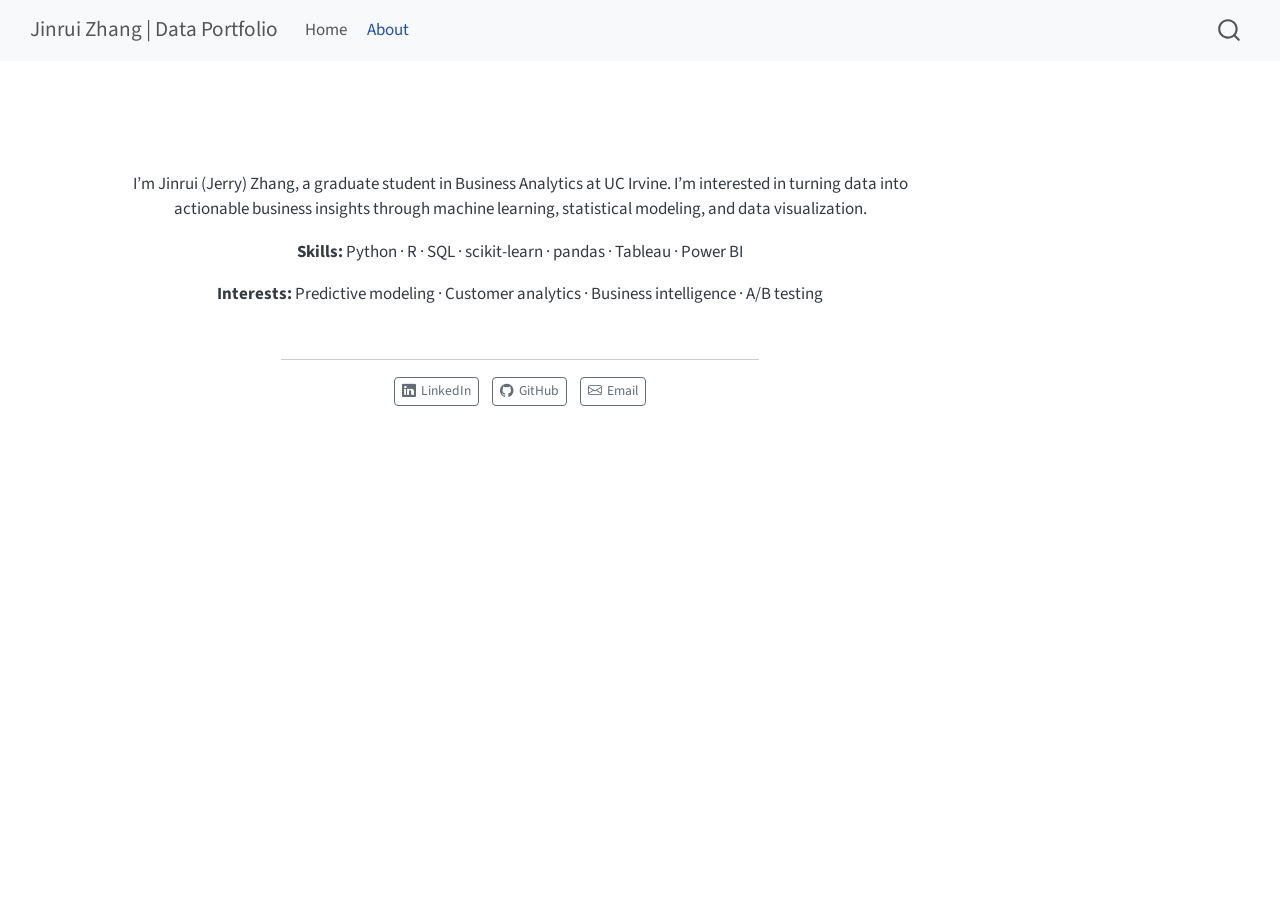
<file: about.html>
<!DOCTYPE html>
<html xmlns="http://www.w3.org/1999/xhtml" lang="en" xml:lang="en"><head>

<meta charset="utf-8">
<meta name="generator" content="quarto-1.9.38">

<meta name="viewport" content="width=device-width, initial-scale=1.0, user-scalable=yes">


<title>About Me – Jinrui Zhang | Data Portfolio</title>
<style>
/* Default styles provided by pandoc.
** See https://pandoc.org/MANUAL.html#variables-for-html for config info.
*/
code{white-space: pre-wrap;}
span.smallcaps{font-variant: small-caps;}
div.columns{display: flex; gap: min(4vw, 1.5em);}
div.column{flex: auto; overflow-x: auto;}
div.hanging-indent{margin-left: 1.5em; text-indent: -1.5em;}
ul.task-list{list-style: none;}
ul.task-list li input[type="checkbox"] {
  width: 0.8em;
  margin: 0 0.8em 0.2em -1em; /* quarto-specific, see https://github.com/quarto-dev/quarto-cli/issues/4556 */ 
  vertical-align: middle;
}
</style>


<script src="site_libs/quarto-nav/quarto-nav.js"></script>
<script src="site_libs/quarto-nav/headroom.min.js"></script>
<script src="site_libs/clipboard/clipboard.min.js"></script>
<script src="site_libs/quarto-search/autocomplete.umd.js"></script>
<script src="site_libs/quarto-search/fuse.min.js"></script>
<script src="site_libs/quarto-search/quarto-search.js"></script>
<meta name="quarto:offset" content="./">
<script src="site_libs/quarto-html/quarto.js" type="module"></script>
<script src="site_libs/quarto-html/tabsets/tabsets.js" type="module"></script>
<script src="site_libs/quarto-html/popper.min.js"></script>
<script src="site_libs/quarto-html/tippy.umd.min.js"></script>
<link href="site_libs/quarto-html/tippy.css" rel="stylesheet">
<link href="site_libs/quarto-html/quarto-syntax-highlighting-15634bcf2e68342d4ad2dfa704d543f6.css" rel="stylesheet" id="quarto-text-highlighting-styles">
<script src="site_libs/bootstrap/bootstrap.min.js"></script>
<link href="site_libs/bootstrap/bootstrap-icons.css" rel="stylesheet">
<link href="site_libs/bootstrap/bootstrap-94b323657c735dfe3b1bf6ebb2c33a55.min.css" rel="stylesheet" append-hash="true" id="quarto-bootstrap" data-mode="light">
<script id="quarto-search-options" type="application/json">{
  "location": "navbar",
  "copy-button": false,
  "collapse-after": 3,
  "panel-placement": "end",
  "type": "overlay",
  "limit": 50,
  "keyboard-shortcut": [
    "f",
    "/",
    "s"
  ],
  "show-item-context": false,
  "language": {
    "search-no-results-text": "No results",
    "search-matching-documents-text": "matching documents",
    "search-copy-link-title": "Copy link to search",
    "search-hide-matches-text": "Hide additional matches",
    "search-more-match-text": "more match in this document",
    "search-more-matches-text": "more matches in this document",
    "search-clear-button-title": "Clear",
    "search-text-placeholder": "",
    "search-detached-cancel-button-title": "Cancel",
    "search-submit-button-title": "Submit",
    "search-label": "Search"
  }
}</script>


<link rel="stylesheet" href="styles.css">
</head>

<body class="nav-fixed fullcontent quarto-light">

<div id="quarto-search-results"></div>
  <header id="quarto-header" class="headroom fixed-top">
    <nav class="navbar navbar-expand-lg " data-bs-theme="dark">
      <div class="navbar-container container-fluid">
      <div class="navbar-brand-container mx-auto">
    <a class="navbar-brand" href="./index.html">
    <span class="navbar-title">Jinrui Zhang | Data Portfolio</span>
    </a>
  </div>
            <div id="quarto-search" class="" title="Search"></div>
          <button class="navbar-toggler" type="button" data-bs-toggle="collapse" data-bs-target="#navbarCollapse" aria-controls="navbarCollapse" role="menu" aria-expanded="false" aria-label="Toggle navigation" onclick="if (window.quartoToggleHeadroom) { window.quartoToggleHeadroom(); }">
  <span class="navbar-toggler-icon"></span>
</button>
          <div class="collapse navbar-collapse" id="navbarCollapse">
            <ul class="navbar-nav navbar-nav-scroll me-auto">
  <li class="nav-item">
    <a class="nav-link" href="./index.html"> 
<span class="menu-text">Home</span></a>
  </li>  
  <li class="nav-item">
    <a class="nav-link active" href="./about.html" aria-current="page"> 
<span class="menu-text">About</span></a>
  </li>  
</ul>
          </div> <!-- /navcollapse -->
            <div class="quarto-navbar-tools">
</div>
      </div> <!-- /container-fluid -->
    </nav>
</header>
<!-- content -->
<div id="quarto-content" class="quarto-container page-columns page-rows-contents page-layout-article page-navbar">
<!-- sidebar -->
<!-- margin-sidebar -->
    
<!-- main -->
<div class="quarto-about-jolla">
 <header id="title-block-header" class="quarto-title-block default">
<div class="quarto-title">
<h1 class="title">About Me</h1>
</div>
<div class="quarto-title-meta">
  </div>
</header><main class="content" id="quarto-document-content">
<p>I’m Jinrui (Jerry) Zhang, a graduate student in Business Analytics at UC Irvine. I’m interested in turning data into actionable business insights through machine learning, statistical modeling, and data visualization.</p>
<p><strong>Skills:</strong> Python · R · SQL · scikit-learn · pandas · Tableau · Power BI</p>
<p><strong>Interests:</strong> Predictive modeling · Customer analytics · Business intelligence · A/B testing</p>


</main> 
  <hr class="about-sep">
   <div class="about-links">
  <a href="https://www.linkedin.com/in/jinruizhang" class="about-link" rel="" target="">
    <i class="bi bi-linkedin"></i>
     <span class="about-link-text">LinkedIn</span>
  </a>
  <a href="https://github.com/jerryzhang966" class="about-link" rel="" target="">
    <i class="bi bi-github"></i>
     <span class="about-link-text">GitHub</span>
  </a>
  <a href="mailto:jerryzhang966@gmail.com" class="about-link" rel="" target="">
    <i class="bi bi-envelope"></i>
     <span class="about-link-text">Email</span>
  </a>
</div>
</div>
 <!-- /main -->
<script id="quarto-html-after-body" type="application/javascript">
  window.document.addEventListener("DOMContentLoaded", function (event) {
    const isCodeAnnotation = (el) => {
      for (const clz of el.classList) {
        if (clz.startsWith('code-annotation-')) {                     
          return true;
        }
      }
      return false;
    }
    const onCopySuccess = function(e) {
      // button target
      const button = e.trigger;
      // don't keep focus
      button.blur();
      // flash "checked"
      button.classList.add('code-copy-button-checked');
      var currentTitle = button.getAttribute("title");
      button.setAttribute("title", "Copied!");
      let tooltip;
      if (window.bootstrap) {
        button.setAttribute("data-bs-toggle", "tooltip");
        button.setAttribute("data-bs-placement", "left");
        button.setAttribute("data-bs-title", "Copied!");
        tooltip = new bootstrap.Tooltip(button, 
          { trigger: "manual", 
            customClass: "code-copy-button-tooltip",
            offset: [0, -8]});
        tooltip.show();    
      }
      setTimeout(function() {
        if (tooltip) {
          tooltip.hide();
          button.removeAttribute("data-bs-title");
          button.removeAttribute("data-bs-toggle");
          button.removeAttribute("data-bs-placement");
        }
        button.setAttribute("title", currentTitle);
        button.classList.remove('code-copy-button-checked');
      }, 1000);
      // clear code selection
      e.clearSelection();
    }
    const getTextToCopy = function(trigger) {
      const outerScaffold = trigger.parentElement.cloneNode(true);
      const codeEl = outerScaffold.querySelector('code');
      for (const childEl of codeEl.children) {
        if (isCodeAnnotation(childEl)) {
          childEl.remove();
        }
      }
      return codeEl.innerText;
    }
    const clipboard = new window.ClipboardJS('.code-copy-button:not([data-in-quarto-modal])', {
      text: getTextToCopy
    });
    clipboard.on('success', onCopySuccess);
    if (window.document.getElementById('quarto-embedded-source-code-modal')) {
      const clipboardModal = new window.ClipboardJS('.code-copy-button[data-in-quarto-modal]', {
        text: getTextToCopy,
        container: window.document.getElementById('quarto-embedded-source-code-modal')
      });
      clipboardModal.on('success', onCopySuccess);
    }
      var localhostRegex = new RegExp(/^(?:http|https):\/\/localhost\:?[0-9]*\//);
      var mailtoRegex = new RegExp(/^mailto:/);
        var filterRegex = new RegExp('/' + window.location.host + '/');
      var isInternal = (href) => {
          return filterRegex.test(href) || localhostRegex.test(href) || mailtoRegex.test(href);
      }
      // Inspect non-navigation links and adorn them if external
     var links = window.document.querySelectorAll('a[href]:not(.nav-link):not(.navbar-brand):not(.toc-action):not(.sidebar-link):not(.sidebar-item-toggle):not(.pagination-link):not(.no-external):not([aria-hidden]):not(.dropdown-item):not(.quarto-navigation-tool):not(.about-link)');
      for (var i=0; i<links.length; i++) {
        const link = links[i];
        if (!isInternal(link.href)) {
          // undo the damage that might have been done by quarto-nav.js in the case of
          // links that we want to consider external
          if (link.dataset.originalHref !== undefined) {
            link.href = link.dataset.originalHref;
          }
        }
      }
    function tippyHover(el, contentFn, onTriggerFn, onUntriggerFn) {
      const config = {
        allowHTML: true,
        maxWidth: 500,
        delay: 100,
        arrow: false,
        appendTo: function(el) {
            return el.parentElement;
        },
        interactive: true,
        interactiveBorder: 10,
        theme: 'quarto',
        placement: 'bottom-start',
      };
      if (contentFn) {
        config.content = contentFn;
      }
      if (onTriggerFn) {
        config.onTrigger = onTriggerFn;
      }
      if (onUntriggerFn) {
        config.onUntrigger = onUntriggerFn;
      }
      window.tippy(el, config); 
    }
    const noterefs = window.document.querySelectorAll('a[role="doc-noteref"]');
    for (var i=0; i<noterefs.length; i++) {
      const ref = noterefs[i];
      tippyHover(ref, function() {
        // use id or data attribute instead here
        let href = ref.getAttribute('data-footnote-href') || ref.getAttribute('href');
        try { href = new URL(href).hash; } catch {}
        const id = href.replace(/^#\/?/, "");
        const note = window.document.getElementById(id);
        if (note) {
          return note.innerHTML;
        } else {
          return "";
        }
      });
    }
    const xrefs = window.document.querySelectorAll('a.quarto-xref');
    const processXRef = (id, note) => {
      // Strip column container classes
      const stripColumnClz = (el) => {
        el.classList.remove("page-full", "page-columns");
        if (el.children) {
          for (const child of el.children) {
            stripColumnClz(child);
          }
        }
      }
      stripColumnClz(note)
      if (id === null || id.startsWith('sec-')) {
        // Special case sections, only their first couple elements
        const container = document.createElement("div");
        if (note.children && note.children.length > 2) {
          container.appendChild(note.children[0].cloneNode(true));
          for (let i = 1; i < note.children.length; i++) {
            const child = note.children[i];
            if (child.tagName === "P" && child.innerText === "") {
              continue;
            } else {
              container.appendChild(child.cloneNode(true));
              break;
            }
          }
          if (window.Quarto?.typesetMath) {
            window.Quarto.typesetMath(container);
          }
          return container.innerHTML
        } else {
          if (window.Quarto?.typesetMath) {
            window.Quarto.typesetMath(note);
          }
          return note.innerHTML;
        }
      } else {
        // Remove any anchor links if they are present
        const anchorLink = note.querySelector('a.anchorjs-link');
        if (anchorLink) {
          anchorLink.remove();
        }
        if (window.Quarto?.typesetMath) {
          window.Quarto.typesetMath(note);
        }
        if (note.classList.contains("callout")) {
          return note.outerHTML;
        } else {
          return note.innerHTML;
        }
      }
    }
    for (var i=0; i<xrefs.length; i++) {
      const xref = xrefs[i];
      tippyHover(xref, undefined, function(instance) {
        instance.disable();
        let url = xref.getAttribute('href');
        let hash = undefined; 
        if (url.startsWith('#')) {
          hash = url;
        } else {
          try { hash = new URL(url).hash; } catch {}
        }
        if (hash) {
          const id = hash.replace(/^#\/?/, "");
          const note = window.document.getElementById(id);
          if (note !== null) {
            try {
              const html = processXRef(id, note.cloneNode(true));
              instance.setContent(html);
            } finally {
              instance.enable();
              instance.show();
            }
          } else {
            // See if we can fetch this
            fetch(url.split('#')[0])
            .then(res => res.text())
            .then(html => {
              const parser = new DOMParser();
              const htmlDoc = parser.parseFromString(html, "text/html");
              const note = htmlDoc.getElementById(id);
              if (note !== null) {
                const html = processXRef(id, note);
                instance.setContent(html);
              } 
            }).finally(() => {
              instance.enable();
              instance.show();
            });
          }
        } else {
          // See if we can fetch a full url (with no hash to target)
          // This is a special case and we should probably do some content thinning / targeting
          fetch(url)
          .then(res => res.text())
          .then(html => {
            const parser = new DOMParser();
            const htmlDoc = parser.parseFromString(html, "text/html");
            const note = htmlDoc.querySelector('main.content');
            if (note !== null) {
              // This should only happen for chapter cross references
              // (since there is no id in the URL)
              // remove the first header
              if (note.children.length > 0 && note.children[0].tagName === "HEADER") {
                note.children[0].remove();
              }
              const html = processXRef(null, note);
              instance.setContent(html);
            } 
          }).finally(() => {
            instance.enable();
            instance.show();
          });
        }
      }, function(instance) {
      });
    }
        let selectedAnnoteEl;
        const selectorForAnnotation = ( cell, annotation) => {
          let cellAttr = 'data-code-cell="' + cell + '"';
          let lineAttr = 'data-code-annotation="' +  annotation + '"';
          const selector = 'span[' + cellAttr + '][' + lineAttr + ']';
          return selector;
        }
        const selectCodeLines = (annoteEl) => {
          const doc = window.document;
          const targetCell = annoteEl.getAttribute("data-target-cell");
          const targetAnnotation = annoteEl.getAttribute("data-target-annotation");
          const annoteSpan = window.document.querySelector(selectorForAnnotation(targetCell, targetAnnotation));
          const lines = annoteSpan.getAttribute("data-code-lines").split(",");
          const lineIds = lines.map((line) => {
            return targetCell + "-" + line;
          })
          let top = null;
          let height = null;
          let parent = null;
          if (lineIds.length > 0) {
              //compute the position of the single el (top and bottom and make a div)
              const el = window.document.getElementById(lineIds[0]);
              top = el.offsetTop;
              height = el.offsetHeight;
              parent = el.parentElement.parentElement;
            if (lineIds.length > 1) {
              const lastEl = window.document.getElementById(lineIds[lineIds.length - 1]);
              const bottom = lastEl.offsetTop + lastEl.offsetHeight;
              height = bottom - top;
            }
            if (top !== null && height !== null && parent !== null) {
              // cook up a div (if necessary) and position it 
              let div = window.document.getElementById("code-annotation-line-highlight");
              if (div === null) {
                div = window.document.createElement("div");
                div.setAttribute("id", "code-annotation-line-highlight");
                div.style.position = 'absolute';
                parent.appendChild(div);
              }
              div.style.top = top - 2 + "px";
              div.style.height = height + 4 + "px";
              div.style.left = 0;
              let gutterDiv = window.document.getElementById("code-annotation-line-highlight-gutter");
              if (gutterDiv === null) {
                gutterDiv = window.document.createElement("div");
                gutterDiv.setAttribute("id", "code-annotation-line-highlight-gutter");
                gutterDiv.style.position = 'absolute';
                const codeCell = window.document.getElementById(targetCell);
                const gutter = codeCell.querySelector('.code-annotation-gutter');
                gutter.appendChild(gutterDiv);
              }
              gutterDiv.style.top = top - 2 + "px";
              gutterDiv.style.height = height + 4 + "px";
            }
            selectedAnnoteEl = annoteEl;
          }
        };
        const unselectCodeLines = () => {
          const elementsIds = ["code-annotation-line-highlight", "code-annotation-line-highlight-gutter"];
          elementsIds.forEach((elId) => {
            const div = window.document.getElementById(elId);
            if (div) {
              div.remove();
            }
          });
          selectedAnnoteEl = undefined;
        };
          // Handle positioning of the toggle
      window.addEventListener(
        "resize",
        throttle(() => {
          elRect = undefined;
          if (selectedAnnoteEl) {
            selectCodeLines(selectedAnnoteEl);
          }
        }, 10)
      );
      function throttle(fn, ms) {
      let throttle = false;
      let timer;
        return (...args) => {
          if(!throttle) { // first call gets through
              fn.apply(this, args);
              throttle = true;
          } else { // all the others get throttled
              if(timer) clearTimeout(timer); // cancel #2
              timer = setTimeout(() => {
                fn.apply(this, args);
                timer = throttle = false;
              }, ms);
          }
        };
      }
        // Attach click handler to the DT
        const annoteDls = window.document.querySelectorAll('dt[data-target-cell]');
        for (const annoteDlNode of annoteDls) {
          annoteDlNode.addEventListener('click', (event) => {
            const clickedEl = event.target;
            if (clickedEl !== selectedAnnoteEl) {
              unselectCodeLines();
              const activeEl = window.document.querySelector('dt[data-target-cell].code-annotation-active');
              if (activeEl) {
                activeEl.classList.remove('code-annotation-active');
              }
              selectCodeLines(clickedEl);
              clickedEl.classList.add('code-annotation-active');
            } else {
              // Unselect the line
              unselectCodeLines();
              clickedEl.classList.remove('code-annotation-active');
            }
          });
        }
    const findCites = (el) => {
      const parentEl = el.parentElement;
      if (parentEl) {
        const cites = parentEl.dataset.cites;
        if (cites) {
          return {
            el,
            cites: cites.split(' ')
          };
        } else {
          return findCites(el.parentElement)
        }
      } else {
        return undefined;
      }
    };
    var bibliorefs = window.document.querySelectorAll('a[role="doc-biblioref"]');
    for (var i=0; i<bibliorefs.length; i++) {
      const ref = bibliorefs[i];
      const citeInfo = findCites(ref);
      if (citeInfo) {
        tippyHover(citeInfo.el, function() {
          var popup = window.document.createElement('div');
          citeInfo.cites.forEach(function(cite) {
            var citeDiv = window.document.createElement('div');
            citeDiv.classList.add('hanging-indent');
            citeDiv.classList.add('csl-entry');
            var biblioDiv = window.document.getElementById('ref-' + cite);
            if (biblioDiv) {
              citeDiv.innerHTML = biblioDiv.innerHTML;
            }
            popup.appendChild(citeDiv);
          });
          return popup.innerHTML;
        });
      }
    }
  });
  </script>
</div> <!-- /content -->




</body></html>
</file>
<file: site_libs/quarto-html/tippy.css>
.tippy-box[data-animation=fade][data-state=hidden]{opacity:0}[data-tippy-root]{max-width:calc(100vw - 10px)}.tippy-box{position:relative;background-color:#333;color:#fff;border-radius:4px;font-size:14px;line-height:1.4;white-space:normal;outline:0;transition-property:transform,visibility,opacity}.tippy-box[data-placement^=top]>.tippy-arrow{bottom:0}.tippy-box[data-placement^=top]>.tippy-arrow:before{bottom:-7px;left:0;border-width:8px 8px 0;border-top-color:initial;transform-origin:center top}.tippy-box[data-placement^=bottom]>.tippy-arrow{top:0}.tippy-box[data-placement^=bottom]>.tippy-arrow:before{top:-7px;left:0;border-width:0 8px 8px;border-bottom-color:initial;transform-origin:center bottom}.tippy-box[data-placement^=left]>.tippy-arrow{right:0}.tippy-box[data-placement^=left]>.tippy-arrow:before{border-width:8px 0 8px 8px;border-left-color:initial;right:-7px;transform-origin:center left}.tippy-box[data-placement^=right]>.tippy-arrow{left:0}.tippy-box[data-placement^=right]>.tippy-arrow:before{left:-7px;border-width:8px 8px 8px 0;border-right-color:initial;transform-origin:center right}.tippy-box[data-inertia][data-state=visible]{transition-timing-function:cubic-bezier(.54,1.5,.38,1.11)}.tippy-arrow{width:16px;height:16px;color:#333}.tippy-arrow:before{content:"";position:absolute;border-color:transparent;border-style:solid}.tippy-content{position:relative;padding:5px 9px;z-index:1}
</file>
<file: site_libs/quarto-html/quarto-syntax-highlighting-15634bcf2e68342d4ad2dfa704d543f6.css>
/* quarto syntax highlight colors */
:root {
  --quarto-hl-ot-color: #003B4F;
  --quarto-hl-at-color: #657422;
  --quarto-hl-ss-color: #20794D;
  --quarto-hl-an-color: #5E5E5E;
  --quarto-hl-fu-color: #4758AB;
  --quarto-hl-st-color: #20794D;
  --quarto-hl-cf-color: #003B4F;
  --quarto-hl-op-color: #5E5E5E;
  --quarto-hl-er-color: #AD0000;
  --quarto-hl-bn-color: #AD0000;
  --quarto-hl-al-color: #AD0000;
  --quarto-hl-va-color: #111111;
  --quarto-hl-bu-color: inherit;
  --quarto-hl-ex-color: inherit;
  --quarto-hl-pp-color: #AD0000;
  --quarto-hl-in-color: #5E5E5E;
  --quarto-hl-vs-color: #20794D;
  --quarto-hl-wa-color: #5E5E5E;
  --quarto-hl-do-color: #5E5E5E;
  --quarto-hl-im-color: #00769E;
  --quarto-hl-ch-color: #20794D;
  --quarto-hl-dt-color: #AD0000;
  --quarto-hl-fl-color: #AD0000;
  --quarto-hl-co-color: #5E5E5E;
  --quarto-hl-cv-color: #5E5E5E;
  --quarto-hl-cn-color: #8f5902;
  --quarto-hl-sc-color: #5E5E5E;
  --quarto-hl-dv-color: #AD0000;
  --quarto-hl-kw-color: #003B4F;
}

/* other quarto variables */
:root {
  --quarto-font-monospace: SFMono-Regular, Menlo, Monaco, Consolas, "Liberation Mono", "Courier New", monospace;
}

/* syntax highlight based on Pandoc's rules */
pre > code.sourceCode > span {
  color: #003B4F;
}

code.sourceCode > span {
  color: #003B4F;
}

div.sourceCode,
div.sourceCode pre.sourceCode {
  color: #003B4F;
}

/* Normal */
code span {
  color: #003B4F;
}

/* Alert */
code span.al {
  color: #AD0000;
  font-style: inherit;
}

/* Annotation */
code span.an {
  color: #5E5E5E;
  font-style: inherit;
}

/* Attribute */
code span.at {
  color: #657422;
  font-style: inherit;
}

/* BaseN */
code span.bn {
  color: #AD0000;
  font-style: inherit;
}

/* BuiltIn */
code span.bu {
  font-style: inherit;
}

/* ControlFlow */
code span.cf {
  color: #003B4F;
  font-weight: bold;
  font-style: inherit;
}

/* Char */
code span.ch {
  color: #20794D;
  font-style: inherit;
}

/* Constant */
code span.cn {
  color: #8f5902;
  font-style: inherit;
}

/* Comment */
code span.co {
  color: #5E5E5E;
  font-style: inherit;
}

/* CommentVar */
code span.cv {
  color: #5E5E5E;
  font-style: italic;
}

/* Documentation */
code span.do {
  color: #5E5E5E;
  font-style: italic;
}

/* DataType */
code span.dt {
  color: #AD0000;
  font-style: inherit;
}

/* DecVal */
code span.dv {
  color: #AD0000;
  font-style: inherit;
}

/* Error */
code span.er {
  color: #AD0000;
  font-style: inherit;
}

/* Extension */
code span.ex {
  font-style: inherit;
}

/* Float */
code span.fl {
  color: #AD0000;
  font-style: inherit;
}

/* Function */
code span.fu {
  color: #4758AB;
  font-style: inherit;
}

/* Import */
code span.im {
  color: #00769E;
  font-style: inherit;
}

/* Information */
code span.in {
  color: #5E5E5E;
  font-style: inherit;
}

/* Keyword */
code span.kw {
  color: #003B4F;
  font-weight: bold;
  font-style: inherit;
}

/* Operator */
code span.op {
  color: #5E5E5E;
  font-style: inherit;
}

/* Other */
code span.ot {
  color: #003B4F;
  font-style: inherit;
}

/* Preprocessor */
code span.pp {
  color: #AD0000;
  font-style: inherit;
}

/* SpecialChar */
code span.sc {
  color: #5E5E5E;
  font-style: inherit;
}

/* SpecialString */
code span.ss {
  color: #20794D;
  font-style: inherit;
}

/* String */
code span.st {
  color: #20794D;
  font-style: inherit;
}

/* Variable */
code span.va {
  color: #111111;
  font-style: inherit;
}

/* VerbatimString */
code span.vs {
  color: #20794D;
  font-style: inherit;
}

/* Warning */
code span.wa {
  color: #5E5E5E;
  font-style: italic;
}

.prevent-inlining {
  content: "</";
}

/*# sourceMappingURL=f23921c56f73e400b49028c9186a1aa0.css.map */
</file>
<file: styles.css>
/* ---- Hide Quarto auto title ---- */
#title-block-header { display: none !important; }

/* ---- Fixed floral right sidebar ---- */
.page-floral {
  position: fixed;
  right: 0;
  top: 0;
  height: 100vh;
  width: 240px;
  overflow: hidden;
  pointer-events: none;
  z-index: 50;
}

.floral-img {
  height: 100vh;
  width: auto;
  display: block;
  object-fit: cover;
  object-position: left top;
}

/* Push all page content left so it doesn't hide under the floral */
body {
  padding-right: 240px !important;
}

/* Hide the auto-generated categories */
.quarto-listing-category-title,
.quarto-listing-category {
  display: none;
}

/* ---- Hero section ---- */
.hero {
  display: flex;
  justify-content: center;
  align-items: center;
  padding: 3rem 2rem 1.5rem;
}

.hero-profile {
  display: flex;
  flex-direction: column;
  align-items: center;
  gap: 0.65rem;
  text-align: center;
}

/* ---- Circular avatar ---- */
.hero-avatar {
  width: 120px;
  height: 120px;
  border-radius: 50%;
  object-fit: cover;
  object-position: center top;
  border: 3px solid #e5e7eb;
  box-shadow: 0 4px 18px rgba(0,0,0,0.12);
  margin-bottom: 0.3rem;
}

.hero-name {
  font-size: 1.7rem;
  font-weight: 700;
  margin: 0;
  color: #1a1a2e;
}

.hero-subtitle {
  font-size: 0.95rem;
  color: #666;
  margin: 0;
  letter-spacing: 0.02em;
}

.hero-links {
  display: flex;
  gap: 0.75rem;
  margin-top: 0.5rem;
}

.hero-links a {
  padding: 0.35rem 1.1rem;
  border-radius: 20px;
  background: #3b82f6;
  color: white !important;
  text-decoration: none !important;
  font-size: 0.85rem;
  font-weight: 500;
  transition: background 0.2s;
}

.hero-links a:hover { background: #1d4ed8; }

/* ---- CTA text ---- */
.project-cta {
  text-align: center;
  font-size: 1rem;
  color: #555;
  margin: 0.5rem auto 1.8rem;
  max-width: 600px;
}

/* ---- Grid cards (shared) ---- */
.quarto-grid-item {
  transition: transform 0.22s ease, box-shadow 0.22s ease;
  border-radius: 10px !important;
  cursor: pointer;
  overflow: hidden;
}

.quarto-grid-item:hover {
  transform: translateY(-6px);
  box-shadow: 0 14px 35px rgba(0,0,0,0.13) !important;
}

.quarto-grid-item .card-title a::after {
  content: " →";
  color: #3b82f6;
  font-weight: 600;
}

/* ---- Portfolio two-column featured layout ---- */
.portfolio-layout {
  display: flex;
  gap: 1.5rem;
  align-items: flex-start;
  padding: 0 1rem 2rem;
}

.portfolio-featured {
  flex: 0 0 41%;
  max-width: 41%;
}

.portfolio-others {
  flex: 1;
  min-width: 0;
}

/* ---- Featured card ---- */
.portfolio-featured .quarto-grid-item {
  position: relative;
  height: auto !important;
}

/* Show full cover image — unconstrain Quarto's fixed-height wrapper <p> */
.portfolio-featured .card-img-top {
  height: auto !important;
  max-height: none !important;
  overflow: hidden !important;
  padding: 0 !important;
}

/* Target the actual <img> tag (Quarto wraps it inside .card-img-top) */
.portfolio-featured .card-img-top img,
.portfolio-featured .thumbnail-image.card-img {
  width: 100% !important;
  height: auto !important;
  max-height: none !important;
  display: block !important;
  object-fit: fill !important;
}

/* Tighten gap between image and text block */
.portfolio-featured .card-img-top {
  margin-bottom: 0 !important;
}

.portfolio-featured .card-body {
  padding-top: 0.65rem !important;
  display: block !important;
}

.portfolio-featured .card-body .card-meta,
.portfolio-featured .card-body .post-meta,
.portfolio-featured .listing-date {
  margin-top: 0.75rem !important;
}

.portfolio-featured .card-title {
  font-size: 1.18rem !important;
  font-weight: 700 !important;
  margin-bottom: 0.35rem !important;
}

.portfolio-featured .card-text {
  font-size: 0.9rem;
  line-height: 1.6;
  color: #444;
}

/* ---- Equal-height visualization pairs in project pages ---- */
.vis-row {
  display: flex;
  gap: 1rem;
  margin: 1.2rem 0;
  align-items: flex-start;
}

.vis-row img {
  height: 260px;
  width: 100%;
  object-fit: contain;
  background: #faf7f2;
  border-radius: 6px;
}

/* ---- "Capstone Project" badge ---- */
.portfolio-featured .quarto-grid-item::before {
  content: "★  Capstone Project";
  display: block;
  background: linear-gradient(120deg, #7c3aed 0%, #db2877 100%);
  color: white;
  font-size: 0.7rem;
  font-weight: 700;
  letter-spacing: 0.08em;
  text-transform: uppercase;
  padding: 0.3rem 0.9rem;
  position: absolute;
  top: 0;
  left: 0;
  z-index: 10;
  border-radius: 10px 0 8px 0;
}

/* ---- Skill category badges on featured card ---- */
.portfolio-featured .listing-categories {
  display: flex;
  flex-wrap: wrap;
  gap: 0.3rem;
  margin-top: 0.75rem;
  padding: 0 0.1rem;
}

.portfolio-featured .listing-category {
  background: linear-gradient(120deg, #ede9fe, #fce7f3);
  border: 1px solid #c4b5fd;
  color: #6d28d9;
  font-size: 0.68rem;
  font-weight: 600;
  padding: 0.2rem 0.65rem;
  border-radius: 20px;
  text-decoration: none !important;
  letter-spacing: 0.03em;
  transition: background 0.15s;
}

.portfolio-featured .listing-category:hover {
  background: linear-gradient(120deg, #ddd6fe, #fbcfe8);
}

/* ---- Responsive: stack on tablet/mobile ---- */
@media (max-width: 991px) {
  .portfolio-layout {
    flex-direction: column;
  }
  .portfolio-featured {
    flex: none;
    max-width: 100%;
    width: 100%;
  }
  .portfolio-featured .card-img-top img {
    width: 100% !important;
    height: auto !important;
  }
  .page-floral { display: none; }
  body { padding-right: 0 !important; }
  .hero-avatar { width: 96px; height: 96px; }
}
</file>
